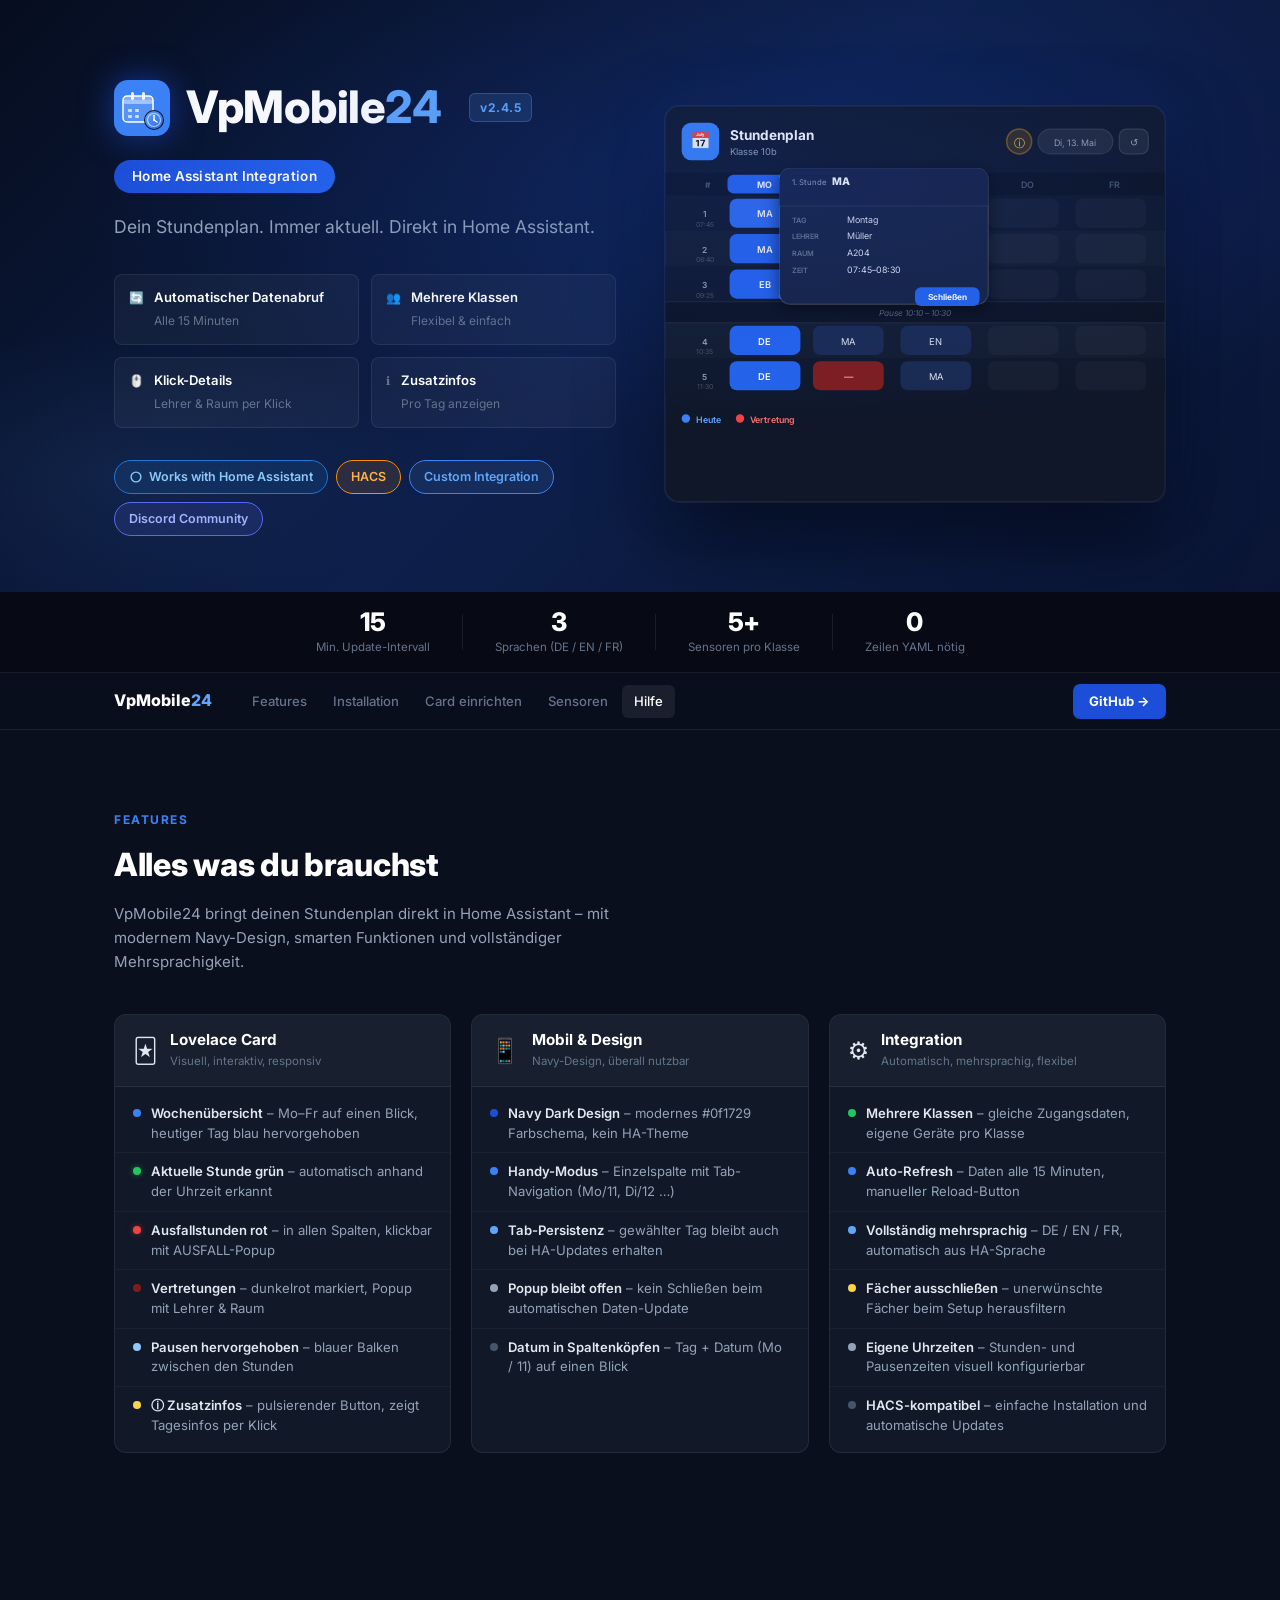
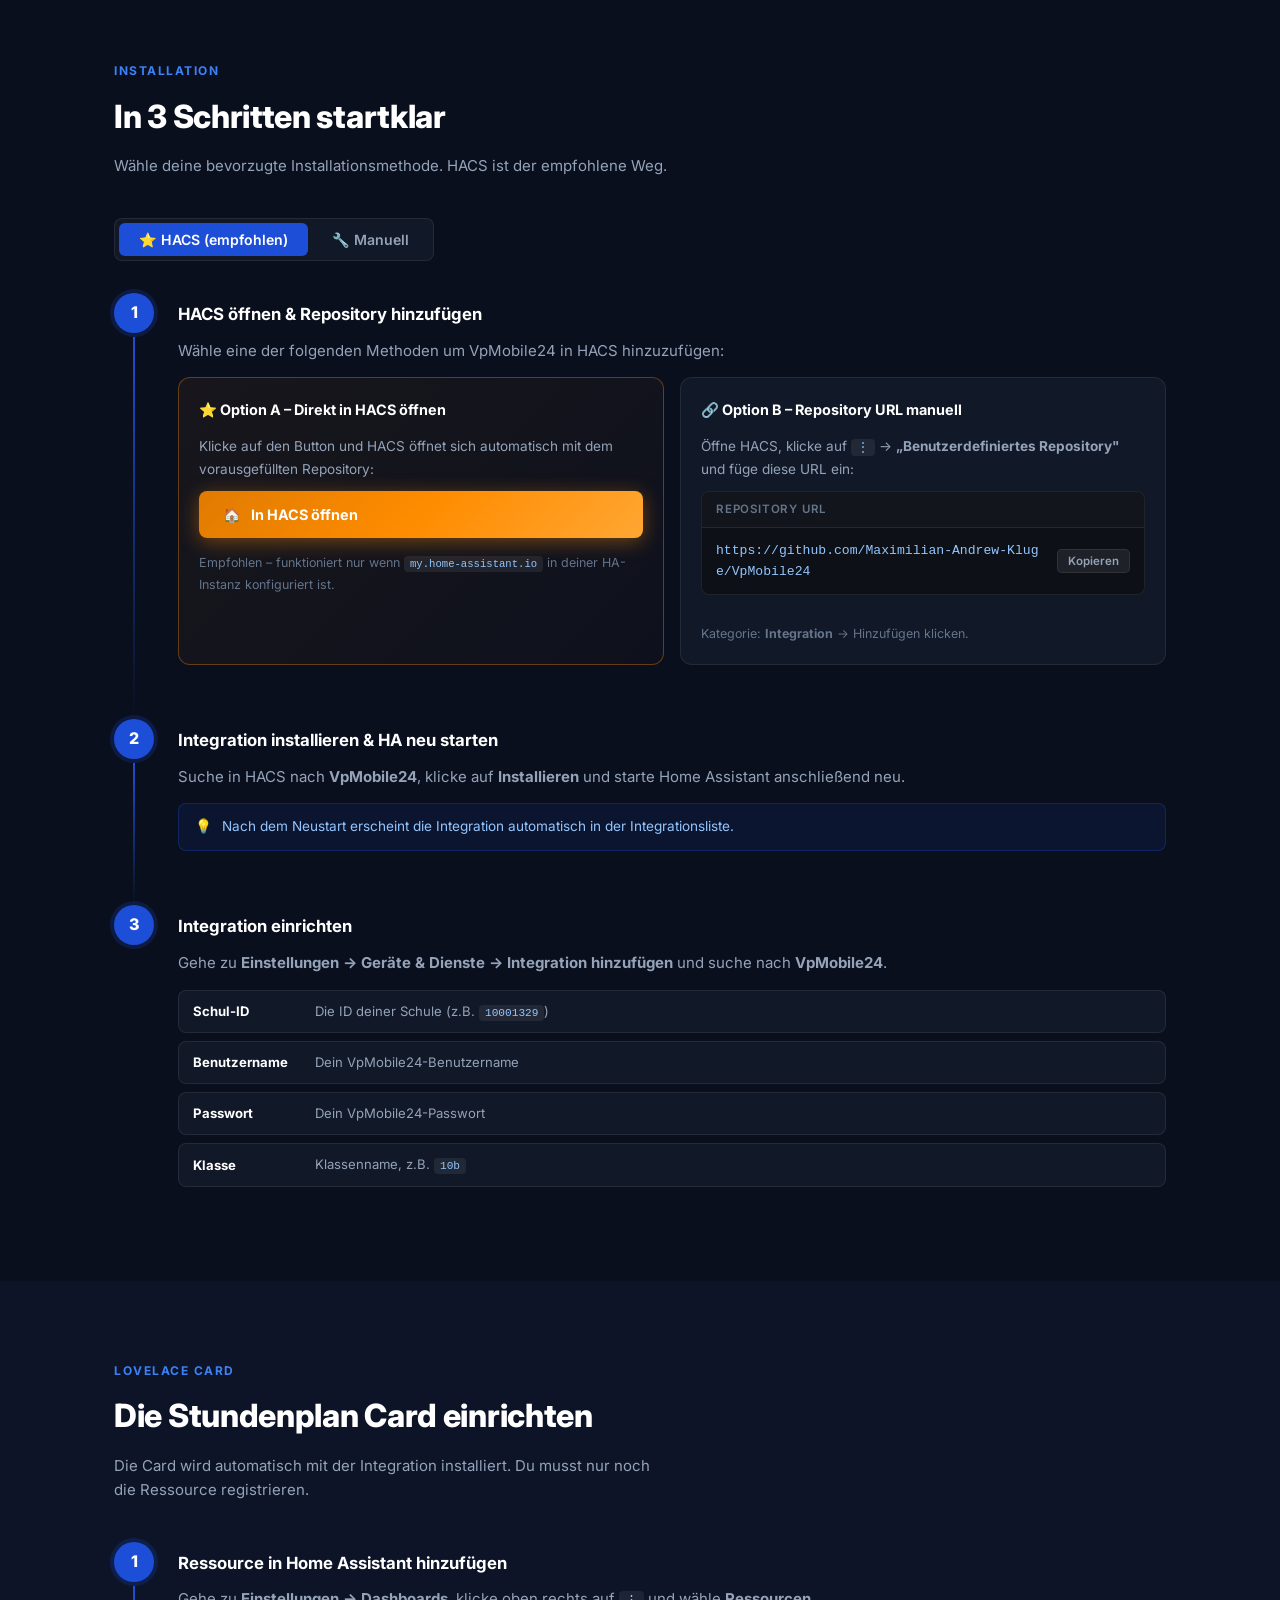
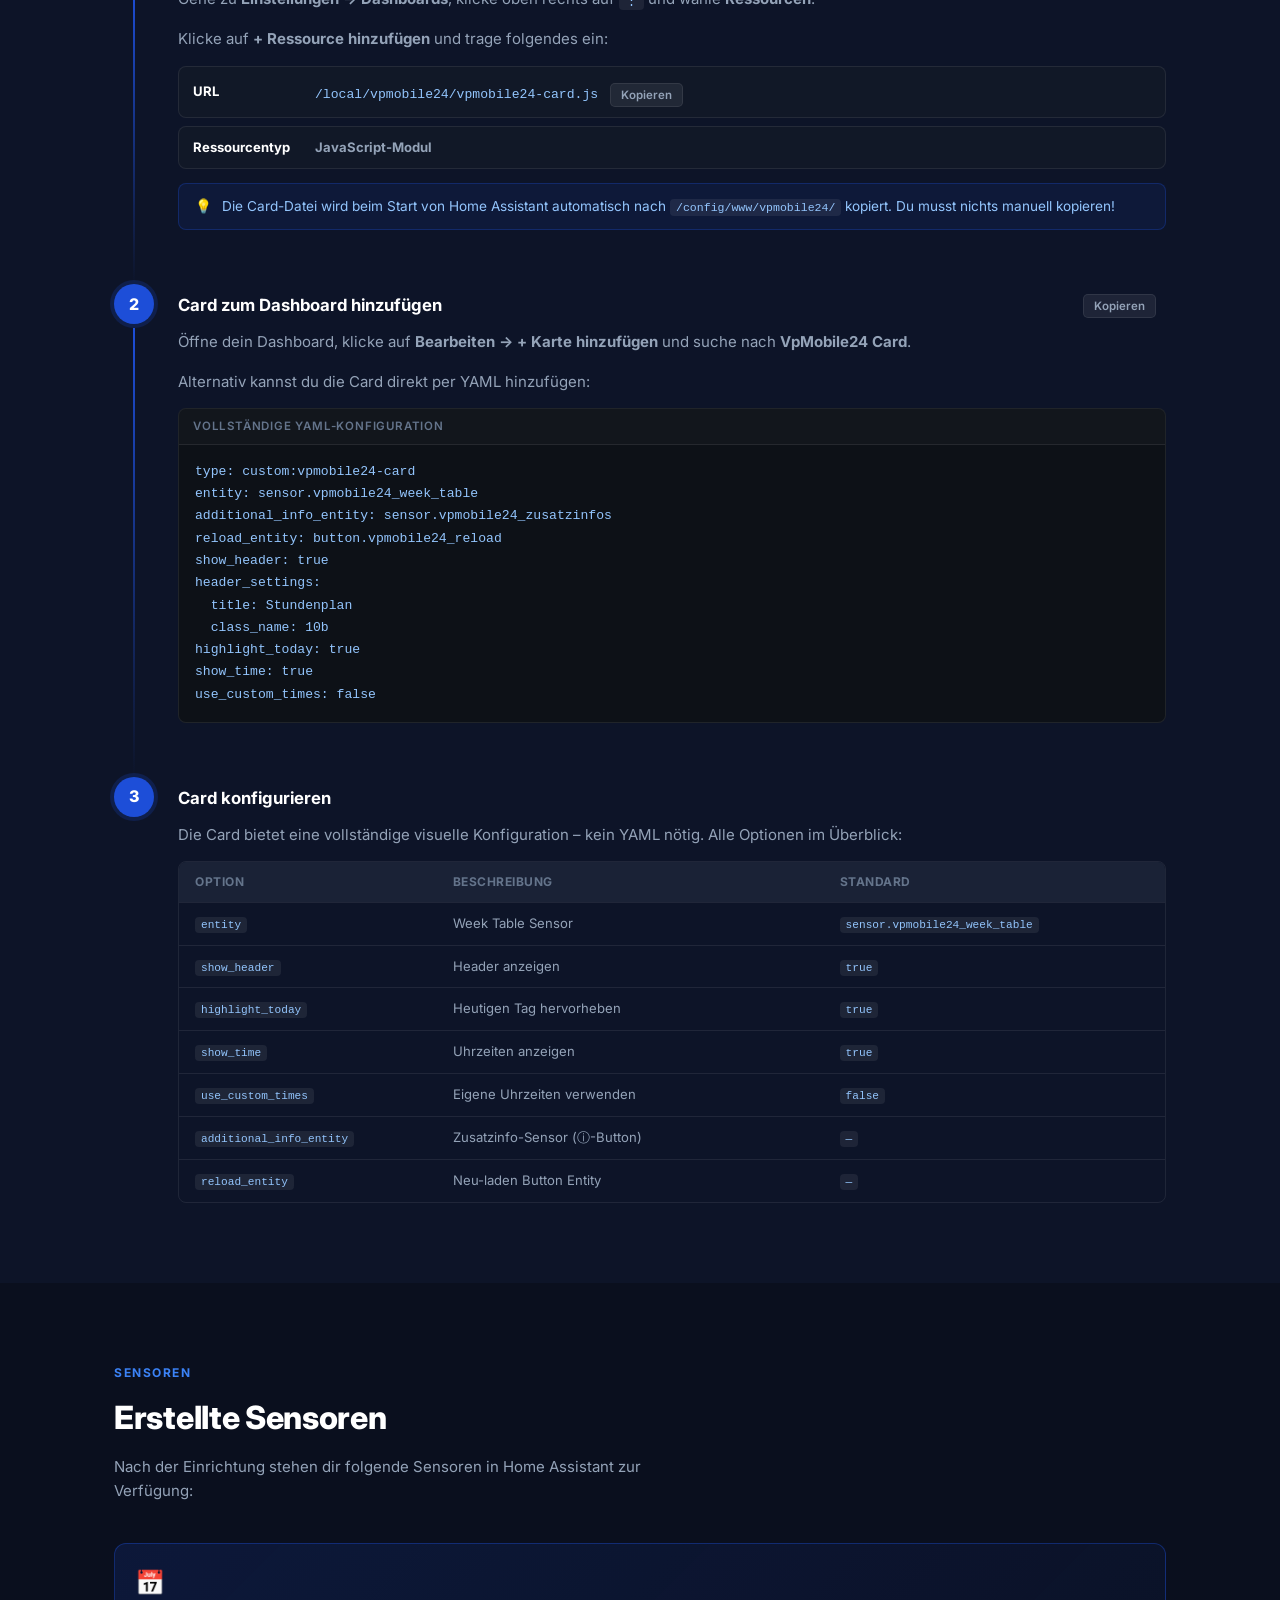
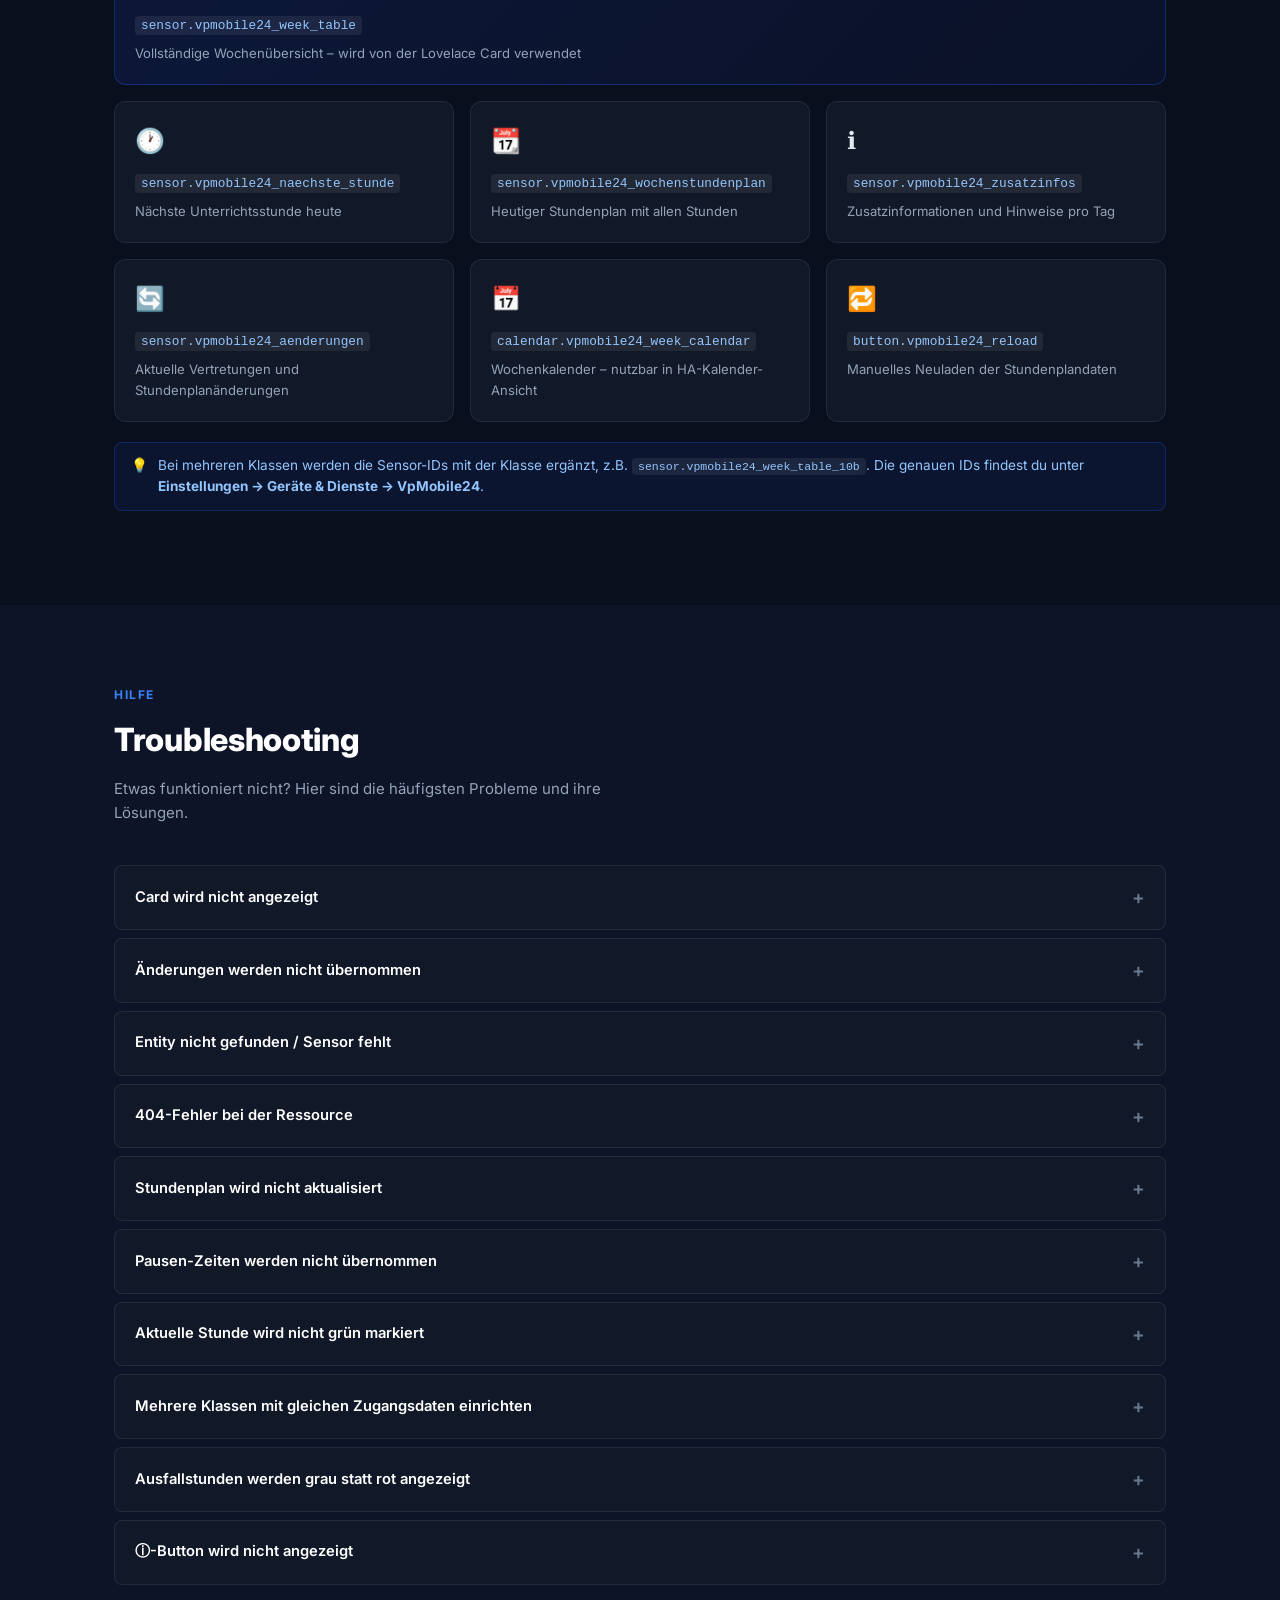
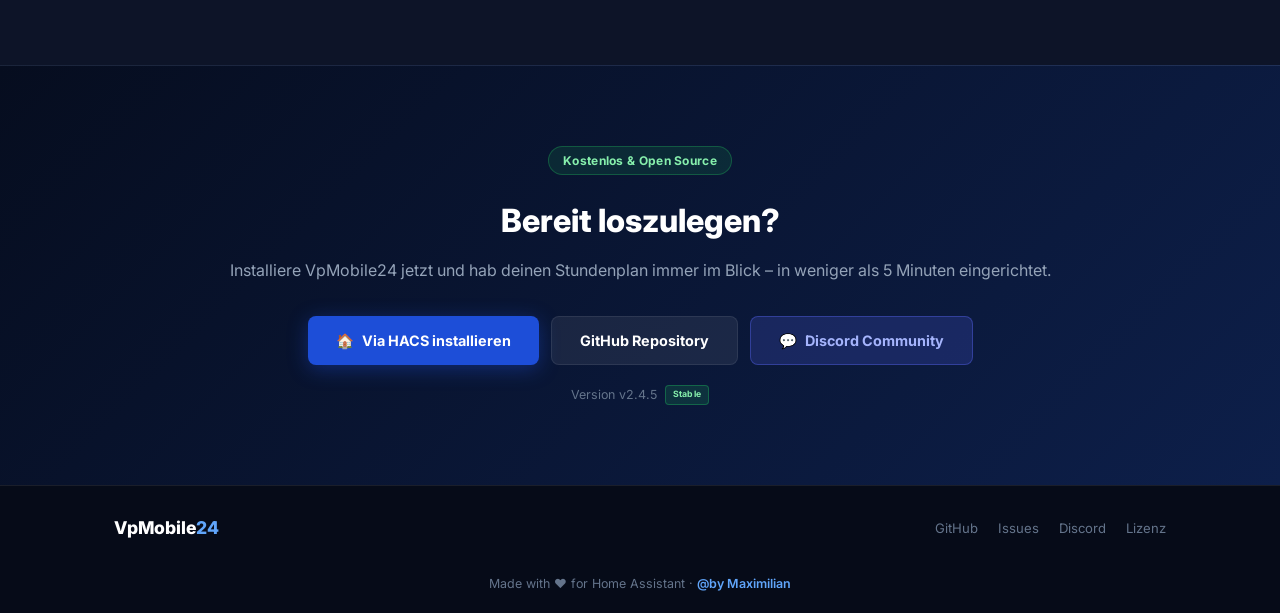
<file: index.html>
<!DOCTYPE html>
<html lang="de">
<head>
  <meta charset="UTF-8" />
  <meta name="viewport" content="width=device-width, initial-scale=1.0" />
  <meta name="description" content="VpMobile24 – Home Assistant Integration für Stundenpläne. Stundenplan24 direkt in HA, mit Lovelace Card, Mehrsprachigkeit (DE/EN/FR), mehreren Klassen und automatischem Update alle 15 Minuten." />
  <meta name="theme-color" content="#0a0f1e" />
  <title>VpMobile24 – Home Assistant Integration</title>
  <link rel="stylesheet" href="style.css" />
  <link rel="preconnect" href="https://fonts.googleapis.com" />
  <link href="https://fonts.googleapis.com/css2?family=Inter:wght@400;500;600;700;800&display=swap" rel="stylesheet" />
  <!-- GitHub latest release version fetched at runtime -->
  <script defer>
    async function loadGithubVersion() {
      try {
        const r = await fetch('https://api.github.com/repos/Maximilian-Andrew-Kluge/VpMobile24/releases/latest');
        const d = await r.json();
        const tag = d.tag_name || 'v2.4.5';
        const pre = d.prerelease;
        const label = pre ? 'Beta' : 'Stable';
        const cls   = pre ? 'ver-beta' : 'ver-stable';
        document.querySelectorAll('.gh-version').forEach(el => {
          el.textContent = tag;
        });
        document.querySelectorAll('.gh-version-full').forEach(el => {
          el.innerHTML = tag + ' <span class="ver-label ' + cls + '">' + label + '</span>';
        });
        document.querySelectorAll('.version-tag').forEach(el => {
          el.textContent = tag;
          el.className = 'version-tag ' + cls;
        });
      } catch(e) { /* keep fallback text */ }
    }
    document.addEventListener('DOMContentLoaded', loadGithubVersion);
  </script>
</head>
<body>

  <!-- ===== HERO ===== -->
  <header class="hero">
    <div class="hero-bg"></div>
    <div class="container hero-inner">
      <div class="hero-left">
        <div class="hero-logo">
          <div class="logo-icon">
            <!-- Modern calendar + clock icon -->
            <svg viewBox="0 0 56 56" fill="none" xmlns="http://www.w3.org/2000/svg">
              <defs>
                <linearGradient id="logoGrad" x1="0" y1="0" x2="56" y2="56">
                  <stop offset="0%" stop-color="#3b82f6"/>
                  <stop offset="100%" stop-color="#1d4ed8"/>
                </linearGradient>
                <linearGradient id="logoGrad2" x1="0" y1="0" x2="1" y2="1">
                  <stop offset="0%" stop-color="#60a5fa"/>
                  <stop offset="100%" stop-color="#2563eb"/>
                </linearGradient>
              </defs>
              <!-- Card background with rounded corners -->
              <rect width="56" height="56" rx="14" fill="url(#logoGrad)"/>
              <!-- Calendar body -->
              <rect x="9" y="16" width="30" height="26" rx="4" fill="white" fill-opacity="0.15"/>
              <rect x="9" y="16" width="30" height="26" rx="4" stroke="white" stroke-width="1.5" fill="none"/>
              <!-- Calendar header bar -->
              <rect x="9" y="16" width="30" height="8" rx="4" fill="white" fill-opacity="0.25"/>
              <rect x="9" y="20" width="30" height="4" fill="white" fill-opacity="0.25"/>
              <!-- Binding rings -->
              <rect x="17" y="12" width="3" height="8" rx="1.5" fill="white" fill-opacity="0.9"/>
              <rect x="28" y="12" width="3" height="8" rx="1.5" fill="white" fill-opacity="0.9"/>
              <!-- Grid dots -->
              <rect x="14" y="29" width="4" height="3" rx="1" fill="white" fill-opacity="0.7"/>
              <rect x="21" y="29" width="4" height="3" rx="1" fill="white" fill-opacity="0.7"/>
              <rect x="14" y="35" width="4" height="3" rx="1" fill="white" fill-opacity="0.7"/>
              <rect x="21" y="35" width="4" height="3" rx="1" fill="white" fill-opacity="0.7"/>
              <!-- Clock circle (bottom right overlay) -->
              <circle cx="40" cy="40" r="10" fill="#0f1729"/>
              <circle cx="40" cy="40" r="9" fill="url(#logoGrad2)"/>
              <!-- Clock face -->
              <circle cx="40" cy="40" r="6.5" fill="none" stroke="white" stroke-width="1.2" stroke-opacity="0.6"/>
              <!-- Clock hands -->
              <line x1="40" y1="40" x2="40" y2="35.5" stroke="white" stroke-width="1.5" stroke-linecap="round"/>
              <line x1="40" y1="40" x2="43" y2="42" stroke="white" stroke-width="1.5" stroke-linecap="round"/>
              <!-- Center dot -->
              <circle cx="40" cy="40" r="1" fill="white"/>
            </svg>
          </div>
          <h1 class="hero-title">VpMobile<span class="accent">24</span></h1>
          <span class="version-tag gh-version">v2.4.5</span>
        </div>
        <div class="hero-badge">Home Assistant Integration</div>
        <p class="hero-sub">Dein Stundenplan. Immer aktuell. Direkt in Home Assistant.</p>

        <div class="hero-features">
          <div class="hf-item">
            <span class="hf-icon">🔄</span>
            <div>
              <strong>Automatischer Datenabruf</strong>
              <span>Alle 15 Minuten</span>
            </div>
          </div>
          <div class="hf-item">
            <span class="hf-icon">👥</span>
            <div>
              <strong>Mehrere Klassen</strong>
              <span>Flexibel &amp; einfach</span>
            </div>
          </div>
          <div class="hf-item">
            <span class="hf-icon">🖱️</span>
            <div>
              <strong>Klick-Details</strong>
              <span>Lehrer &amp; Raum per Klick</span>
            </div>
          </div>
          <div class="hf-item">
            <span class="hf-icon">ℹ️</span>
            <div>
              <strong>Zusatzinfos</strong>
              <span>Pro Tag anzeigen</span>
            </div>
          </div>
        </div>

        <div class="hero-badges-row">
          <a href="https://www.home-assistant.io/" class="badge-pill ha">
            <svg viewBox="0 0 20 20" fill="currentColor"><path d="M10 2a8 8 0 100 16A8 8 0 0010 2zm0 14a6 6 0 110-12 6 6 0 010 12z"/></svg>
            Works with Home Assistant
          </a>
          <a href="https://www.hacs.xyz/" class="badge-pill hacs">HACS</a>
          <a href="https://github.com/Maximilian-Andrew-Kluge/VpMobile24" class="badge-pill custom">Custom Integration</a>
          <a href="https://discord.gg/57uvCeRw43" class="badge-pill discord">Discord Community</a>
        </div>
      </div>

      <div class="hero-right">
        <!-- Navy Card Mockup – echter Style -->
        <div class="hero-mockup-wrap">
          <svg viewBox="0 0 480 380" xmlns="http://www.w3.org/2000/svg" class="hero-mockup-svg">
            <!-- Card background -->
            <rect width="480" height="380" rx="14" fill="#0f1729" stroke="rgba(255,255,255,0.08)" stroke-width="1"/>

            <!-- Header -->
            <rect x="16" y="16" width="36" height="36" rx="9" fill="url(#hdrGrad)"/>
            <text x="34" y="38" text-anchor="middle" font-size="16" font-family="sans-serif">📅</text>
            <text x="62" y="33" fill="#fff" font-size="13" font-weight="700" font-family="Inter,sans-serif">Stundenplan</text>
            <text x="62" y="47" fill="#94a3b8" font-size="9" font-family="Inter,sans-serif">Klasse 10b</text>
            <!-- ⓘ button -->
            <circle cx="340" cy="34" r="12" fill="rgba(245,158,11,0.15)" stroke="rgba(245,158,11,0.4)" stroke-width="1.5"/>
            <text x="340" y="39" text-anchor="middle" fill="#fcd34d" font-size="11" font-family="sans-serif">ⓘ</text>
            <!-- Date chip -->
            <rect x="358" y="22" width="72" height="24" rx="12" fill="rgba(255,255,255,0.08)" stroke="rgba(255,255,255,0.12)" stroke-width="1"/>
            <text x="394" y="38" text-anchor="middle" fill="#94a3b8" font-size="8.5" font-family="Inter,sans-serif">Di, 13. Mai</text>
            <!-- Reload -->
            <rect x="436" y="22" width="28" height="24" rx="7" fill="rgba(255,255,255,0.07)" stroke="rgba(255,255,255,0.15)" stroke-width="1"/>
            <text x="450" y="38" text-anchor="middle" fill="#94a3b8" font-size="10" font-family="sans-serif">↺</text>

            <!-- Column headers -->
            <rect x="0" y="64" width="480" height="22" fill="rgba(0,0,0,0.2)"/>
            <text x="38" y="79" fill="#475569" font-size="8" font-weight="600" font-family="Inter,sans-serif">#</text>
            <!-- Today pill MO -->
            <rect x="60" y="66" width="72" height="18" rx="6" fill="#2563eb"/>
            <text x="96" y="79" text-anchor="middle" fill="#fff" font-size="8.5" font-weight="700" font-family="Inter,sans-serif">MO</text>
            <text x="180" y="79" text-anchor="middle" fill="#475569" font-size="8.5" font-weight="600" font-family="Inter,sans-serif">DI</text>
            <text x="264" y="79" text-anchor="middle" fill="#475569" font-size="8.5" font-weight="600" font-family="Inter,sans-serif">MI</text>
            <text x="348" y="79" text-anchor="middle" fill="#475569" font-size="8.5" font-weight="600" font-family="Inter,sans-serif">DO</text>
            <text x="432" y="79" text-anchor="middle" fill="#475569" font-size="8.5" font-weight="600" font-family="Inter,sans-serif">FR</text>

            <!-- Row 1 -->
            <rect x="0" y="86" width="480" height="34" fill="#0f1729"/>
            <text x="38" y="107" text-anchor="middle" fill="#94a3b8" font-size="8" font-weight="600" font-family="Inter,sans-serif">1</text>
            <text x="38" y="116" text-anchor="middle" fill="#475569" font-size="6.5" font-family="Inter,sans-serif">07:45</text>
            <rect x="62" y="89" width="68" height="28" rx="7" fill="#2563eb"/>
            <text x="96" y="107" text-anchor="middle" fill="#fff" font-size="9" font-weight="600" font-family="Inter,sans-serif">MA</text>
            <rect x="142" y="89" width="68" height="28" rx="7" fill="#1a2a50"/>
            <text x="176" y="107" text-anchor="middle" fill="#e2e8f0" font-size="9" font-family="Inter,sans-serif">SPO</text>
            <rect x="226" y="89" width="68" height="28" rx="7" fill="#1a2a50"/>
            <text x="260" y="107" text-anchor="middle" fill="#e2e8f0" font-size="9" font-family="Inter,sans-serif">EN</text>
            <rect x="310" y="89" width="68" height="28" rx="7" fill="rgba(255,255,255,0.03)"/>
            <rect x="394" y="89" width="68" height="28" rx="7" fill="rgba(255,255,255,0.03)"/>

            <!-- Row 2 -->
            <rect x="0" y="120" width="480" height="34" fill="rgba(255,255,255,0.015)"/>
            <text x="38" y="141" text-anchor="middle" fill="#94a3b8" font-size="8" font-weight="600" font-family="Inter,sans-serif">2</text>
            <text x="38" y="150" text-anchor="middle" fill="#475569" font-size="6.5" font-family="Inter,sans-serif">08:40</text>
            <rect x="62" y="123" width="68" height="28" rx="7" fill="#2563eb"/>
            <text x="96" y="141" text-anchor="middle" fill="#fff" font-size="9" font-weight="600" font-family="Inter,sans-serif">MA</text>
            <!-- Vertretung -->
            <rect x="142" y="123" width="68" height="28" rx="7" fill="#7f1d1d"/>
            <text x="176" y="141" text-anchor="middle" fill="#fca5a5" font-size="9" font-weight="600" font-family="Inter,sans-serif">SPO</text>
            <rect x="226" y="123" width="68" height="28" rx="7" fill="#1a2a50"/>
            <text x="260" y="141" text-anchor="middle" fill="#e2e8f0" font-size="9" font-family="Inter,sans-serif">DE</text>
            <rect x="310" y="123" width="68" height="28" rx="7" fill="rgba(255,255,255,0.03)"/>
            <rect x="394" y="123" width="68" height="28" rx="7" fill="rgba(255,255,255,0.03)"/>

            <!-- Row 3 -->
            <rect x="0" y="154" width="480" height="34" fill="#0f1729"/>
            <text x="38" y="175" text-anchor="middle" fill="#94a3b8" font-size="8" font-weight="600" font-family="Inter,sans-serif">3</text>
            <text x="38" y="184" text-anchor="middle" fill="#475569" font-size="6.5" font-family="Inter,sans-serif">09:25</text>
            <rect x="62" y="157" width="68" height="28" rx="7" fill="#2563eb"/>
            <text x="96" y="175" text-anchor="middle" fill="#fff" font-size="9" font-weight="600" font-family="Inter,sans-serif">EB</text>
            <rect x="142" y="157" width="68" height="28" rx="7" fill="#1a2a50"/>
            <text x="176" y="175" text-anchor="middle" fill="#e2e8f0" font-size="9" font-family="Inter,sans-serif">EN</text>
            <rect x="226" y="157" width="68" height="28" rx="7" fill="#1a2a50"/>
            <text x="260" y="175" text-anchor="middle" fill="#e2e8f0" font-size="9" font-family="Inter,sans-serif">MA</text>
            <rect x="310" y="157" width="68" height="28" rx="7" fill="rgba(255,255,255,0.03)"/>
            <rect x="394" y="157" width="68" height="28" rx="7" fill="rgba(255,255,255,0.03)"/>

            <!-- Pause -->
            <rect x="0" y="188" width="480" height="20" fill="rgba(0,0,0,0.2)"/>
            <line x1="0" y1="188" x2="480" y2="188" stroke="rgba(255,255,255,0.07)" stroke-width="1"/>
            <line x1="0" y1="208" x2="480" y2="208" stroke="rgba(255,255,255,0.07)" stroke-width="1"/>
            <text x="240" y="202" text-anchor="middle" fill="#64748b" font-size="8" font-style="italic" font-family="Inter,sans-serif">Pause 10:10 – 10:30</text>

            <!-- Row 4 -->
            <rect x="0" y="208" width="480" height="34" fill="rgba(255,255,255,0.015)"/>
            <text x="38" y="229" text-anchor="middle" fill="#94a3b8" font-size="8" font-weight="600" font-family="Inter,sans-serif">4</text>
            <text x="38" y="238" text-anchor="middle" fill="#475569" font-size="6.5" font-family="Inter,sans-serif">10:35</text>
            <rect x="62" y="211" width="68" height="28" rx="7" fill="#2563eb"/>
            <text x="96" y="229" text-anchor="middle" fill="#fff" font-size="9" font-weight="600" font-family="Inter,sans-serif">DE</text>
            <rect x="142" y="211" width="68" height="28" rx="7" fill="#1a2a50"/>
            <text x="176" y="229" text-anchor="middle" fill="#e2e8f0" font-size="9" font-family="Inter,sans-serif">MA</text>
            <rect x="226" y="211" width="68" height="28" rx="7" fill="#1a2a50"/>
            <text x="260" y="229" text-anchor="middle" fill="#e2e8f0" font-size="9" font-family="Inter,sans-serif">EN</text>
            <rect x="310" y="211" width="68" height="28" rx="7" fill="rgba(255,255,255,0.03)"/>
            <rect x="394" y="211" width="68" height="28" rx="7" fill="rgba(255,255,255,0.03)"/>

            <!-- Row 5 -->
            <rect x="0" y="242" width="480" height="34" fill="#0f1729"/>
            <text x="38" y="263" text-anchor="middle" fill="#94a3b8" font-size="8" font-weight="600" font-family="Inter,sans-serif">5</text>
            <text x="38" y="272" text-anchor="middle" fill="#475569" font-size="6.5" font-family="Inter,sans-serif">11:30</text>
            <rect x="62" y="245" width="68" height="28" rx="7" fill="#2563eb"/>
            <text x="96" y="263" text-anchor="middle" fill="#fff" font-size="9" font-weight="600" font-family="Inter,sans-serif">DE</text>
            <!-- Vertretung -->
            <rect x="142" y="245" width="68" height="28" rx="7" fill="#7f1d1d"/>
            <text x="176" y="263" text-anchor="middle" fill="#fca5a5" font-size="9" font-weight="600" font-family="Inter,sans-serif">—</text>
            <rect x="226" y="245" width="68" height="28" rx="7" fill="#1a2a50"/>
            <text x="260" y="263" text-anchor="middle" fill="#e2e8f0" font-size="9" font-family="Inter,sans-serif">MA</text>
            <rect x="310" y="245" width="68" height="28" rx="7" fill="rgba(255,255,255,0.03)"/>
            <rect x="394" y="245" width="68" height="28" rx="7" fill="rgba(255,255,255,0.03)"/>

            <!-- Legend -->
            <circle cx="20" cy="300" r="4" fill="#3b82f6"/>
            <text x="30" y="304" fill="#60a5fa" font-size="8.5" font-weight="600" font-family="Inter,sans-serif">Heute</text>
            <circle cx="72" cy="300" r="4" fill="#ef4444"/>
            <text x="82" y="304" fill="#f87171" font-size="8.5" font-weight="600" font-family="Inter,sans-serif">Vertretung</text>

            <!-- Click popup overlay hint -->
            <rect x="62" y="89" width="68" height="28" rx="7" fill="rgba(255,255,255,0.08)" opacity="0.6"/>
            <!-- Popup -->
            <rect x="110" y="60" width="200" height="130" rx="10" fill="#162040" stroke="rgba(255,255,255,0.12)" stroke-width="1" filter="url(#shadow)"/>
            <rect x="110" y="60" width="200" height="36" rx="10" fill="#162040"/>
            <rect x="110" y="84" width="200" height="12" fill="#162040"/>
            <text x="122" y="76" fill="#94a3b8" font-size="7.5" font-family="Inter,sans-serif">1. Stunde</text>
            <text x="160" y="76" fill="#fff" font-size="10" font-weight="800" font-family="Inter,sans-serif">MA</text>
            <line x1="110" y1="96" x2="310" y2="96" stroke="rgba(255,255,255,0.08)" stroke-width="1"/>
            <text x="122" y="112" fill="#64748b" font-size="7" font-weight="600" font-family="Inter,sans-serif">TAG</text>
            <text x="175" y="112" fill="#e2e8f0" font-size="8.5" font-family="Inter,sans-serif">Montag</text>
            <text x="122" y="128" fill="#64748b" font-size="7" font-weight="600" font-family="Inter,sans-serif">LEHRER</text>
            <text x="175" y="128" fill="#e2e8f0" font-size="8.5" font-family="Inter,sans-serif">Müller</text>
            <text x="122" y="144" fill="#64748b" font-size="7" font-weight="600" font-family="Inter,sans-serif">RAUM</text>
            <text x="175" y="144" fill="#e2e8f0" font-size="8.5" font-family="Inter,sans-serif">A204</text>
            <text x="122" y="160" fill="#64748b" font-size="7" font-weight="600" font-family="Inter,sans-serif">ZEIT</text>
            <text x="175" y="160" fill="#e2e8f0" font-size="8.5" font-family="Inter,sans-serif">07:45–08:30</text>
            <rect x="240" y="174" width="62" height="18" rx="6" fill="#2563eb"/>
            <text x="271" y="186" text-anchor="middle" fill="#fff" font-size="8" font-weight="700" font-family="Inter,sans-serif">Schließen</text>

            <defs>
              <linearGradient id="hdrGrad" x1="0" y1="0" x2="36" y2="36">
                <stop offset="0%" stop-color="#3b82f6"/>
                <stop offset="100%" stop-color="#1d4ed8"/>
              </linearGradient>
              <filter id="shadow" x="-10%" y="-10%" width="120%" height="120%">
                <feDropShadow dx="0" dy="4" stdDeviation="8" flood-color="rgba(0,0,0,0.6)"/>
              </filter>
            </defs>
          </svg>
        </div>
      </div>
    </div>
  </header>

  <!-- ===== STATS BAR ===== -->
  <div class="stats-bar">
    <div class="container stats-inner">
      <div class="stat-item">
        <span class="stat-num">15</span>
        <span class="stat-label">Min. Update-Intervall</span>
      </div>
      <div class="stat-divider"></div>
      <div class="stat-item">
        <span class="stat-num">3</span>
        <span class="stat-label">Sprachen (DE / EN / FR)</span>
      </div>
      <div class="stat-divider"></div>
      <div class="stat-item">
        <span class="stat-num">5+</span>
        <span class="stat-label">Sensoren pro Klasse</span>
      </div>
      <div class="stat-divider"></div>
      <div class="stat-item">
        <span class="stat-num">0</span>
        <span class="stat-label">Zeilen YAML nötig</span>
      </div>
    </div>
  </div>

  <!-- ===== NAVBAR ===== -->
  <nav class="topnav" id="topnav">
    <div class="container topnav-inner">
      <div class="topnav-logo">VpMobile<span class="accent">24</span></div>
      <div class="topnav-links">
        <a href="#features">Features</a>
        <a href="#installation">Installation</a>
        <a href="#card">Card einrichten</a>
        <a href="#sensors">Sensoren</a>
        <a href="#troubleshooting">Hilfe</a>
      </div>
      <a href="https://github.com/Maximilian-Andrew-Kluge/VpMobile24" class="topnav-cta" target="_blank" rel="noopener">GitHub →</a>
      <button class="nav-burger" onclick="toggleNav()" aria-label="Menü">
        <span></span><span></span><span></span>
      </button>
    </div>
    <div class="nav-mobile-menu" id="navMobileMenu">
      <a href="#features" onclick="toggleNav()">Features</a>
      <a href="#installation" onclick="toggleNav()">Installation</a>
      <a href="#card" onclick="toggleNav()">Card einrichten</a>
      <a href="#sensors" onclick="toggleNav()">Sensoren</a>
      <a href="#troubleshooting" onclick="toggleNav()">Hilfe</a>
    </div>
  </nav>

  <!-- ===== MAIN CONTENT ===== -->
  <main>

    <!-- FEATURES -->
    <section class="section" id="features">
      <div class="container">
        <div class="section-label">Features</div>
        <h2 class="section-title">Alles was du brauchst</h2>
        <p class="section-desc">VpMobile24 bringt deinen Stundenplan direkt in Home Assistant – mit modernem Navy-Design, smarten Funktionen und vollständiger Mehrsprachigkeit.</p>

        <!-- Feature Categories -->
        <div class="feature-categories">

          <!-- Lovelace Card -->
          <div class="feat-category">
            <div class="feat-cat-header">
              <span class="feat-cat-icon">🃏</span>
              <div>
                <div class="feat-cat-title">Lovelace Card</div>
                <div class="feat-cat-sub">Visuell, interaktiv, responsiv</div>
              </div>
            </div>
            <div class="feat-list">
              <div class="feat-item">
                <span class="feat-dot" style="background:#3b82f6"></span>
                <div><strong>Wochenübersicht</strong> – Mo–Fr auf einen Blick, heutiger Tag blau hervorgehoben</div>
              </div>
              <div class="feat-item">
                <span class="feat-dot" style="background:#22c55e;box-shadow:0 0 6px rgba(34,197,94,.5)"></span>
                <div><strong>Aktuelle Stunde grün</strong> – automatisch anhand der Uhrzeit erkannt</div>
              </div>
              <div class="feat-item">
                <span class="feat-dot" style="background:#ef4444;box-shadow:0 0 6px rgba(239,68,68,.5)"></span>
                <div><strong>Ausfallstunden rot</strong> – in allen Spalten, klickbar mit AUSFALL-Popup</div>
              </div>
              <div class="feat-item">
                <span class="feat-dot" style="background:#7f1d1d"></span>
                <div><strong>Vertretungen</strong> – dunkelrot markiert, Popup mit Lehrer &amp; Raum</div>
              </div>
              <div class="feat-item">
                <span class="feat-dot" style="background:#93c5fd"></span>
                <div><strong>Pausen hervorgehoben</strong> – blauer Balken zwischen den Stunden</div>
              </div>
              <div class="feat-item">
                <span class="feat-dot" style="background:#fcd34d"></span>
                <div><strong>ⓘ Zusatzinfos</strong> – pulsierender Button, zeigt Tagesinfos per Klick</div>
              </div>
            </div>
          </div>

          <!-- Mobil & Design -->
          <div class="feat-category">
            <div class="feat-cat-header">
              <span class="feat-cat-icon">📱</span>
              <div>
                <div class="feat-cat-title">Mobil &amp; Design</div>
                <div class="feat-cat-sub">Navy-Design, überall nutzbar</div>
              </div>
            </div>
            <div class="feat-list">
              <div class="feat-item">
                <span class="feat-dot" style="background:#1d4ed8"></span>
                <div><strong>Navy Dark Design</strong> – modernes #0f1729 Farbschema, kein HA-Theme</div>
              </div>
              <div class="feat-item">
                <span class="feat-dot" style="background:#3b82f6"></span>
                <div><strong>Handy-Modus</strong> – Einzelspalte mit Tab-Navigation (Mo/11, Di/12 …)</div>
              </div>
              <div class="feat-item">
                <span class="feat-dot" style="background:#60a5fa"></span>
                <div><strong>Tab-Persistenz</strong> – gewählter Tag bleibt auch bei HA-Updates erhalten</div>
              </div>
              <div class="feat-item">
                <span class="feat-dot" style="background:#94a3b8"></span>
                <div><strong>Popup bleibt offen</strong> – kein Schließen beim automatischen Daten-Update</div>
              </div>
              <div class="feat-item">
                <span class="feat-dot" style="background:#475569"></span>
                <div><strong>Datum in Spaltenköpfen</strong> – Tag + Datum (Mo / 11) auf einen Blick</div>
              </div>
            </div>
          </div>

          <!-- Integration -->
          <div class="feat-category">
            <div class="feat-cat-header">
              <span class="feat-cat-icon">⚙️</span>
              <div>
                <div class="feat-cat-title">Integration</div>
                <div class="feat-cat-sub">Automatisch, mehrsprachig, flexibel</div>
              </div>
            </div>
            <div class="feat-list">
              <div class="feat-item">
                <span class="feat-dot" style="background:#22c55e"></span>
                <div><strong>Mehrere Klassen</strong> – gleiche Zugangsdaten, eigene Geräte pro Klasse</div>
              </div>
              <div class="feat-item">
                <span class="feat-dot" style="background:#3b82f6"></span>
                <div><strong>Auto-Refresh</strong> – Daten alle 15 Minuten, manueller Reload-Button</div>
              </div>
              <div class="feat-item">
                <span class="feat-dot" style="background:#60a5fa"></span>
                <div><strong>Vollständig mehrsprachig</strong> – DE / EN / FR, automatisch aus HA-Sprache</div>
              </div>
              <div class="feat-item">
                <span class="feat-dot" style="background:#fcd34d"></span>
                <div><strong>Fächer ausschließen</strong> – unerwünschte Fächer beim Setup herausfiltern</div>
              </div>
              <div class="feat-item">
                <span class="feat-dot" style="background:#94a3b8"></span>
                <div><strong>Eigene Uhrzeiten</strong> – Stunden- und Pausenzeiten visuell konfigurierbar</div>
              </div>
              <div class="feat-item">
                <span class="feat-dot" style="background:#475569"></span>
                <div><strong>HACS-kompatibel</strong> – einfache Installation und automatische Updates</div>
              </div>
            </div>
          </div>

        </div>

      </div>
    </section>

    <!-- INSTALLATION TABS -->
    <section class="section" id="installation">
      <div class="container">
        <div class="section-label">Installation</div>
        <h2 class="section-title">In 3 Schritten startklar</h2>
        <p class="section-desc">Wähle deine bevorzugte Installationsmethode. HACS ist der empfohlene Weg.</p>

        <div class="tabs">
          <button class="tab-btn active" data-tab="hacs">⭐ HACS (empfohlen)</button>
          <button class="tab-btn" data-tab="manual">🔧 Manuell</button>
        </div>

        <div class="tab-content active" id="tab-hacs">
          <div class="steps">
            <div class="step">
              <div class="step-num">1</div>
              <div class="step-body">
                <h3>HACS öffnen &amp; Repository hinzufügen</h3>
                <p>Wähle eine der folgenden Methoden um VpMobile24 in HACS hinzuzufügen:</p>
                <div class="option-grid">
                  <div class="option-card option-card-featured">
                    <div class="option-card-title">⭐ Option A – Direkt in HACS öffnen</div>
                    <p>Klicke auf den Button und HACS öffnet sich automatisch mit dem vorausgefüllten Repository:</p>
                    <a href="https://my.home-assistant.io/redirect/hacs_repository/?repository=VpMobile24&category=Integration&owner=Maximilian-Andrew-Kluge" class="hacs-btn" target="_blank" rel="noopener">
                      <span>🏠</span> In HACS öffnen
                    </a>
                    <p class="option-note">Empfohlen – funktioniert nur wenn <code>my.home-assistant.io</code> in deiner HA-Instanz konfiguriert ist.</p>
                  </div>
                  <div class="option-card">
                    <div class="option-card-title">🔗 Option B – Repository URL manuell</div>
                    <p>Öffne HACS, klicke auf <code>⋮</code> → <strong>„Benutzerdefiniertes Repository"</strong> und füge diese URL ein:</p>
                    <div class="code-block">
                      <div class="code-label">Repository URL</div>
                      <div class="code-line">
                        <code>https://github.com/Maximilian-Andrew-Kluge/VpMobile24</code>
                        <button class="copy-btn" onclick="copyText(this, 'https://github.com/Maximilian-Andrew-Kluge/VpMobile24')">Kopieren</button>
                      </div>
                    </div>
                    <p class="option-note">Kategorie: <strong>Integration</strong> → Hinzufügen klicken.</p>
                  </div>
                </div>
              </div>
            </div>

            <div class="step">
              <div class="step-num">2</div>
              <div class="step-body">
                <h3>Integration installieren &amp; HA neu starten</h3>
                <p>Suche in HACS nach <strong>VpMobile24</strong>, klicke auf <strong>Installieren</strong> und starte Home Assistant anschließend neu.</p>
                <div class="info-box">
                  <span>💡</span>
                  <span>Nach dem Neustart erscheint die Integration automatisch in der Integrationsliste.</span>
                </div>
              </div>
            </div>

            <div class="step">
              <div class="step-num">3</div>
              <div class="step-body">
                <h3>Integration einrichten</h3>
                <p>Gehe zu <strong>Einstellungen → Geräte &amp; Dienste → Integration hinzufügen</strong> und suche nach <strong>VpMobile24</strong>.</p>
                <div class="config-fields">
                  <div class="config-field">
                    <span class="cf-label">Schul-ID</span>
                    <span class="cf-desc">Die ID deiner Schule (z.B. <code>10001329</code>)</span>
                  </div>
                  <div class="config-field">
                    <span class="cf-label">Benutzername</span>
                    <span class="cf-desc">Dein VpMobile24-Benutzername</span>
                  </div>
                  <div class="config-field">
                    <span class="cf-label">Passwort</span>
                    <span class="cf-desc">Dein VpMobile24-Passwort</span>
                  </div>
                  <div class="config-field">
                    <span class="cf-label">Klasse</span>
                    <span class="cf-desc">Klassenname, z.B. <code>10b</code></span>
                  </div>
                </div>
              </div>
            </div>
          </div>
        </div>

        <div class="tab-content" id="tab-manual">
          <div class="steps">
            <div class="step">
              <div class="step-num">1</div>
              <div class="step-body">
                <h3>Integration herunterladen</h3>
                <p>Wähle eine der folgenden Methoden:</p>
                <div class="option-grid">
                  <div class="option-card">
                    <div class="option-card-title">Option A – Git Clone</div>
                    <p>Klone das komplette Repository mit Git:</p>
                    <div class="code-block">
                      <div class="code-label">Terminal</div>
                      <div class="code-line">
                        <code>git clone https://github.com/Maximilian-Andrew-Kluge/VpMobile24.git</code>
                        <button class="copy-btn" onclick="copyText(this, 'git clone https://github.com/Maximilian-Andrew-Kluge/VpMobile24.git')">Kopieren</button>
                      </div>
                    </div>
                    <p class="option-note">Danach liegt der Ordner <code>VpMobile24/custom_components/vpmobile24/</code> lokal vor.</p>
                  </div>
                  <div class="option-card">
                    <div class="option-card-title">Option B – ZIP herunterladen</div>
                    <p>Lade nur den <code>custom_components</code>-Ordner als ZIP herunter — immer die neueste Version:</p>
                    <a href="https://github.com/Maximilian-Andrew-Kluge/VpMobile24/archive/refs/heads/main.zip" class="download-btn">
                      ⬇️ custom_components herunterladen
                    </a>
                    <p class="option-note">ZIP enthält den kompletten Repo-Stand. Entpacke und kopiere nur den Ordner <code>custom_components/vpmobile24/</code>.</p>
                  </div>
                </div>
              </div>
            </div>

            <div class="step">
              <div class="step-num">2</div>
              <div class="step-body">
                <h3>Dateien kopieren</h3>
                <p>Kopiere den Ordner <code>custom_components/vpmobile24/</code> in dein Home Assistant Konfigurationsverzeichnis:</p>
                <div class="code-block">
                  <div class="code-label">Zielpfad</div>
                  <div class="code-line">
                    <code>/config/custom_components/vpmobile24/</code>
                    <button class="copy-btn" onclick="copyText(this, '/config/custom_components/vpmobile24/')">Kopieren</button>
                  </div>
                </div>
              </div>
            </div>

            <div class="step">
              <div class="step-num">3</div>
              <div class="step-body">
                <h3>Home Assistant neu starten &amp; einrichten</h3>
                <p>Starte Home Assistant neu. Gehe dann zu <strong>Einstellungen → Geräte &amp; Dienste</strong> und füge die <strong>VpMobile24</strong> Integration hinzu.</p>
              </div>
            </div>
          </div>
        </div>
      </div>
    </section>

    <!-- CARD INSTALLATION -->
    <section class="section section-alt" id="card">
      <div class="container">
        <div class="section-label">Lovelace Card</div>
        <h2 class="section-title">Die Stundenplan Card einrichten</h2>
        <p class="section-desc">Die Card wird automatisch mit der Integration installiert. Du musst nur noch die Ressource registrieren.</p>

        <div class="steps">
          <div class="step">
            <div class="step-num">1</div>
            <div class="step-body">
              <h3>Ressource in Home Assistant hinzufügen</h3>
              <p>Gehe zu <strong>Einstellungen → Dashboards</strong>, klicke oben rechts auf <code>⋮</code> und wähle <strong>Ressourcen</strong>.</p>
              <p>Klicke auf <strong>+ Ressource hinzufügen</strong> und trage folgendes ein:</p>
              <div class="config-fields">
                <div class="config-field">
                  <span class="cf-label">URL</span>
                  <div class="code-line inline">
                    <code>/local/vpmobile24/vpmobile24-card.js</code>
                    <button class="copy-btn" onclick="copyText(this, '/local/vpmobile24/vpmobile24-card.js')">Kopieren</button>
                  </div>
                </div>
                <div class="config-field">
                  <span class="cf-label">Ressourcentyp</span>
                  <span class="cf-desc"><strong>JavaScript-Modul</strong></span>
                </div>
              </div>
              <div class="info-box">
                <span>💡</span>
                <span>Die Card-Datei wird beim Start von Home Assistant automatisch nach <code>/config/www/vpmobile24/</code> kopiert. Du musst nichts manuell kopieren!</span>
              </div>
            </div>
          </div>

          <div class="step">
            <div class="step-num">2</div>
            <div class="step-body">
              <h3>Card zum Dashboard hinzufügen</h3>
              <p>Öffne dein Dashboard, klicke auf <strong>Bearbeiten → + Karte hinzufügen</strong> und suche nach <strong>VpMobile24 Card</strong>.</p>
              <p>Alternativ kannst du die Card direkt per YAML hinzufügen:</p>
              <div class="code-block">
                <div class="code-label">Vollständige YAML-Konfiguration</div>
                <pre class="code-pre"><code>type: custom:vpmobile24-card
entity: sensor.vpmobile24_week_table
additional_info_entity: sensor.vpmobile24_zusatzinfos
reload_entity: button.vpmobile24_reload
show_header: true
header_settings:
  title: Stundenplan
  class_name: 10b
highlight_today: true
show_time: true
use_custom_times: false</code></pre>
                <button class="copy-btn copy-pre" onclick="copyPre(this)">Kopieren</button>
              </div>
            </div>
          </div>

          <div class="step">
            <div class="step-num">3</div>
            <div class="step-body">
              <h3>Card konfigurieren</h3>
              <p>Die Card bietet eine vollständige visuelle Konfiguration – kein YAML nötig. Alle Optionen im Überblick:</p>
              <div class="options-table">
                <div class="ot-head">
                  <span>Option</span><span>Beschreibung</span><span>Standard</span>
                </div>
                <div class="ot-row"><span><code>entity</code></span><span>Week Table Sensor</span><span><code>sensor.vpmobile24_week_table</code></span></div>
                <div class="ot-row"><span><code>show_header</code></span><span>Header anzeigen</span><span><code>true</code></span></div>
                <div class="ot-row"><span><code>highlight_today</code></span><span>Heutigen Tag hervorheben</span><span><code>true</code></span></div>
                <div class="ot-row"><span><code>show_time</code></span><span>Uhrzeiten anzeigen</span><span><code>true</code></span></div>
                <div class="ot-row"><span><code>use_custom_times</code></span><span>Eigene Uhrzeiten verwenden</span><span><code>false</code></span></div>
                <div class="ot-row"><span><code>additional_info_entity</code></span><span>Zusatzinfo-Sensor (ⓘ-Button)</span><span><code>—</code></span></div>
                <div class="ot-row"><span><code>reload_entity</code></span><span>Neu-laden Button Entity</span><span><code>—</code></span></div>
              </div>
            </div>
          </div>
        </div>
      </div>
    </section>

    <!-- SENSORS -->
    <section class="section" id="sensors">
      <div class="container">
        <div class="section-label">Sensoren</div>
        <h2 class="section-title">Erstellte Sensoren</h2>
        <p class="section-desc">Nach der Einrichtung stehen dir folgende Sensoren in Home Assistant zur Verfügung:</p>

        <div class="sensors-grid">
          <div class="sensor-card sensor-main">
            <div class="sensor-icon">📅</div>
            <div class="sensor-name"><code>sensor.vpmobile24_week_table</code></div>
            <div class="sensor-desc">Vollständige Wochenübersicht – wird von der Lovelace Card verwendet</div>
          </div>
          <div class="sensor-card">
            <div class="sensor-icon">🕐</div>
            <div class="sensor-name"><code>sensor.vpmobile24_naechste_stunde</code></div>
            <div class="sensor-desc">Nächste Unterrichtsstunde heute</div>
          </div>
          <div class="sensor-card">
            <div class="sensor-icon">📆</div>
            <div class="sensor-name"><code>sensor.vpmobile24_wochenstundenplan</code></div>
            <div class="sensor-desc">Heutiger Stundenplan mit allen Stunden</div>
          </div>
          <div class="sensor-card">
            <div class="sensor-icon">ℹ️</div>
            <div class="sensor-name"><code>sensor.vpmobile24_zusatzinfos</code></div>
            <div class="sensor-desc">Zusatzinformationen und Hinweise pro Tag</div>
          </div>
          <div class="sensor-card">
            <div class="sensor-icon">🔄</div>
            <div class="sensor-name"><code>sensor.vpmobile24_aenderungen</code></div>
            <div class="sensor-desc">Aktuelle Vertretungen und Stundenplanänderungen</div>
          </div>
          <div class="sensor-card">
            <div class="sensor-icon">📅</div>
            <div class="sensor-name"><code>calendar.vpmobile24_week_calendar</code></div>
            <div class="sensor-desc">Wochenkalender – nutzbar in HA-Kalender-Ansicht</div>
          </div>
          <div class="sensor-card">
            <div class="sensor-icon">🔁</div>
            <div class="sensor-name"><code>button.vpmobile24_reload</code></div>
            <div class="sensor-desc">Manuelles Neuladen der Stundenplandaten</div>
          </div>
        </div>
        <div class="info-box" style="margin-top:20px">
          <span>💡</span>
          <span>Bei mehreren Klassen werden die Sensor-IDs mit der Klasse ergänzt, z.B. <code>sensor.vpmobile24_week_table_10b</code>. Die genauen IDs findest du unter <strong>Einstellungen → Geräte &amp; Dienste → VpMobile24</strong>.</span>
        </div>
      </div>
    </section>

    <!-- TROUBLESHOOTING -->
    <section class="section section-alt" id="troubleshooting">
      <div class="container">
        <div class="section-label">Hilfe</div>
        <h2 class="section-title">Troubleshooting</h2>
        <p class="section-desc">Etwas funktioniert nicht? Hier sind die häufigsten Probleme und ihre Lösungen.</p>

        <div class="faq-list">
          <details class="faq-item">
            <summary>Card wird nicht angezeigt</summary>
            <div class="faq-body">
              <ol>
                <li>Überprüfe, ob die VpMobile24 Integration installiert ist</li>
                <li>Überprüfe, ob die Ressource korrekt hinzugefügt wurde (<code>/local/vpmobile24/vpmobile24-card.js</code>)</li>
                <li>Leere den Browser-Cache mit <kbd>Strg</kbd> + <kbd>F5</kbd></li>
                <li>Starte Home Assistant neu</li>
              </ol>
            </div>
          </details>

          <details class="faq-item">
            <summary>Änderungen werden nicht übernommen</summary>
            <div class="faq-body">
              <ol>
                <li>Leere den Browser-Cache mit <kbd>Strg</kbd> + <kbd>F5</kbd></li>
                <li>Öffne die Browser-Konsole (<kbd>F12</kbd>) und prüfe auf Fehler</li>
                <li>Stelle sicher, dass die neueste Version geladen wurde</li>
              </ol>
            </div>
          </details>

          <details class="faq-item">
            <summary>Entity nicht gefunden / Sensor fehlt</summary>
            <div class="faq-body">
              <p>Stelle sicher, dass die VpMobile24 Integration korrekt installiert ist und der Sensor <code>sensor.vpmobile24_week_table</code> existiert. Gehe zu <strong>Einstellungen → Geräte &amp; Dienste</strong> und prüfe den Status der Integration.</p>
            </div>
          </details>

          <details class="faq-item">
            <summary>404-Fehler bei der Ressource</summary>
            <div class="faq-body">
              <ol>
                <li>Stelle sicher, dass die Integration installiert und geladen ist</li>
                <li>Starte Home Assistant neu – die Card wird beim Start automatisch kopiert</li>
                <li>Prüfe die Logs unter <strong>Einstellungen → System → Protokolle</strong></li>
              </ol>
            </div>
          </details>

          <details class="faq-item">
            <summary>Stundenplan wird nicht aktualisiert</summary>
            <div class="faq-body">
              <p>Die Integration ruft Daten alle 15 Minuten ab. Prüfe deine Zugangsdaten und stelle sicher, dass deine Schule VpMobile24 / Stundenplan24 verwendet. Bei anhaltenden Problemen erstelle ein Issue auf GitHub.</p>
            </div>
          </details>

          <details class="faq-item">
            <summary>Pausen-Zeiten werden nicht übernommen</summary>
            <div class="faq-body">
              <p>Wenn du eigene Pausenzeiten verwenden möchtest, musst du nach dem Aktivieren von <strong>„Eigene Uhrzeiten verwenden"</strong> die gewünschten Zeiten im aufklappbaren Bereich <strong>„Uhrzeiten-Anpassung"</strong> eintragen.</p>
              <ol>
                <li>Aktiviere die Option <strong>„Eigene Uhrzeiten verwenden"</strong> in der Card-Konfiguration</li>
                <li>Klappe den Abschnitt <strong>„Uhrzeiten-Anpassung"</strong> auf – er erscheint direkt darunter</li>
                <li>Trage dort deine gewünschten Pausen-Zeiten ein und speichere die Konfiguration</li>
              </ol>
              <div class="info-box" style="margin-top: 10px;">
                <span>💡</span>
                <span>Die Zeiten werden erst übernommen, wenn sie im aufgeklappten Bereich eingetragen und gespeichert wurden.</span>
              </div>
            </div>
          </details>

          <details class="faq-item">
            <summary>Aktuelle Stunde wird nicht grün markiert</summary>
            <div class="faq-body">
              <p>Die grüne Hervorhebung funktioniert nur wenn <code>show_time: true</code> gesetzt ist und die Uhrzeiten korrekt konfiguriert sind. Die Card liest die Stunden-Zeiten und vergleicht sie mit der aktuellen Uhrzeit.</p>
              <ol>
                <li>Stelle sicher dass <strong>„Uhrzeiten anzeigen"</strong> aktiviert ist</li>
                <li>Bei eigenen Zeiten: prüfe ob die Zeiten im Format <code>07:45-08:30</code> eingetragen sind</li>
                <li>Die Markierung erscheint nur am heutigen Tag</li>
              </ol>
            </div>
          </details>

          <details class="faq-item">
            <summary>Mehrere Klassen mit gleichen Zugangsdaten einrichten</summary>
            <div class="faq-body">
              <p>Ab v2.4.5 kannst du mehrere Klassen derselben Schule mit identischen Zugangsdaten einrichten:</p>
              <ol>
                <li>Gehe zu <strong>Einstellungen → Geräte &amp; Dienste → Integration hinzufügen</strong></li>
                <li>Wähle erneut <strong>VpMobile24</strong> und gib dieselben Zugangsdaten ein</li>
                <li>Trage eine andere Klasse ein (z.B. <code>10b</code> statt <code>10a</code>)</li>
                <li>Jede Klasse bekommt ein eigenes Gerät: <strong>VpMobile24 – 10a (12345)</strong> und <strong>VpMobile24 – 10b (12345)</strong></li>
              </ol>
              <div class="info-box" style="margin-top:10px">
                <span>💡</span>
                <span>Gleiche Schule + gleiche Klasse wird automatisch verhindert – du bekommst eine Fehlermeldung wenn du versuchst eine bereits konfigurierte Kombination erneut anzulegen.</span>
              </div>
            </div>
          </details>

          <details class="faq-item">
            <summary>Ausfallstunden werden grau statt rot angezeigt</summary>
            <div class="faq-body">
              <p>Ausfallstunden (Fach = <code>---</code> oder leer) werden als rote Kacheln angezeigt. Falls sie grau erscheinen, liegt es an der Datenquelle – der Sensor liefert keinen Ausfall-Marker. Stelle sicher dass die Integration auf <strong>v2.4.5</strong> aktualisiert ist.</p>
            </div>
          </details>

          <details class="faq-item">
            <summary>ⓘ-Button wird nicht angezeigt</summary>
            <div class="faq-body">
              <p>Der ⓘ-Button erscheint nur wenn <code>additional_info_entity</code> in der Card-Konfiguration gesetzt ist:</p>
              <div class="code-block" style="margin-top:10px">
                <div class="code-label">YAML</div>
                <div class="code-line">
                  <code>additional_info_entity: sensor.vpmobile24_zusatzinfos</code>
                </div>
              </div>
            </div>
          </details>
        </div>
      </div>
    </section>

    <!-- CTA -->
    <section class="section cta-section">
      <div class="container cta-inner">
        <div class="cta-badge">Kostenlos &amp; Open Source</div>
        <h2>Bereit loszulegen?</h2>
        <p>Installiere VpMobile24 jetzt und hab deinen Stundenplan immer im Blick – in weniger als 5 Minuten eingerichtet.</p>
        <div class="cta-buttons">
          <a href="https://my.home-assistant.io/redirect/hacs_repository/?repository=VpMobile24&category=Integration&owner=Maximilian-Andrew-Kluge" class="btn btn-primary" target="_blank" rel="noopener">
            <span>🏠</span> Via HACS installieren
          </a>
          <a href="https://github.com/Maximilian-Andrew-Kluge/VpMobile24" class="btn btn-secondary" target="_blank" rel="noopener">
            GitHub Repository
          </a>
          <a href="https://discord.gg/57uvCeRw43" class="btn btn-discord" target="_blank" rel="noopener">
            <span>💬</span> Discord Community
          </a>
        </div>
        <div class="version-badge">Version <span class="gh-version-full">v2.4.5 <span class="ver-label ver-stable">Stable</span></span></div>
      </div>
    </section>

  </main>

  <footer class="footer">
    <div class="container footer-inner">
      <div class="footer-logo">VpMobile<span class="accent">24</span></div>
      <div class="footer-links">
        <a href="https://github.com/Maximilian-Andrew-Kluge/VpMobile24">GitHub</a>
        <a href="https://github.com/Maximilian-Andrew-Kluge/VpMobile24/issues">Issues</a>
        <a href="https://discord.gg/57uvCeRw43">Discord</a>
        <a href="https://github.com/Maximilian-Andrew-Kluge/VpMobile24/blob/main/LICENSE">Lizenz</a>
      </div>
      <div class="footer-copy">Made with ❤️ for Home Assistant · <span class="by">@by Maximilian</span></div>
    </div>
  </footer>

  <!-- Scroll to top -->
  <button class="scroll-top" id="scrollTop" onclick="window.scrollTo({top:0,behavior:'smooth'})" title="Nach oben" aria-label="Nach oben scrollen">
    <svg viewBox="0 0 24 24" fill="none" stroke="currentColor" stroke-width="2.5" stroke-linecap="round" stroke-linejoin="round">
      <polyline points="18 15 12 9 6 15"/>
    </svg>
  </button>

  <script src="script.js"></script>
</body>
</html>
</file>
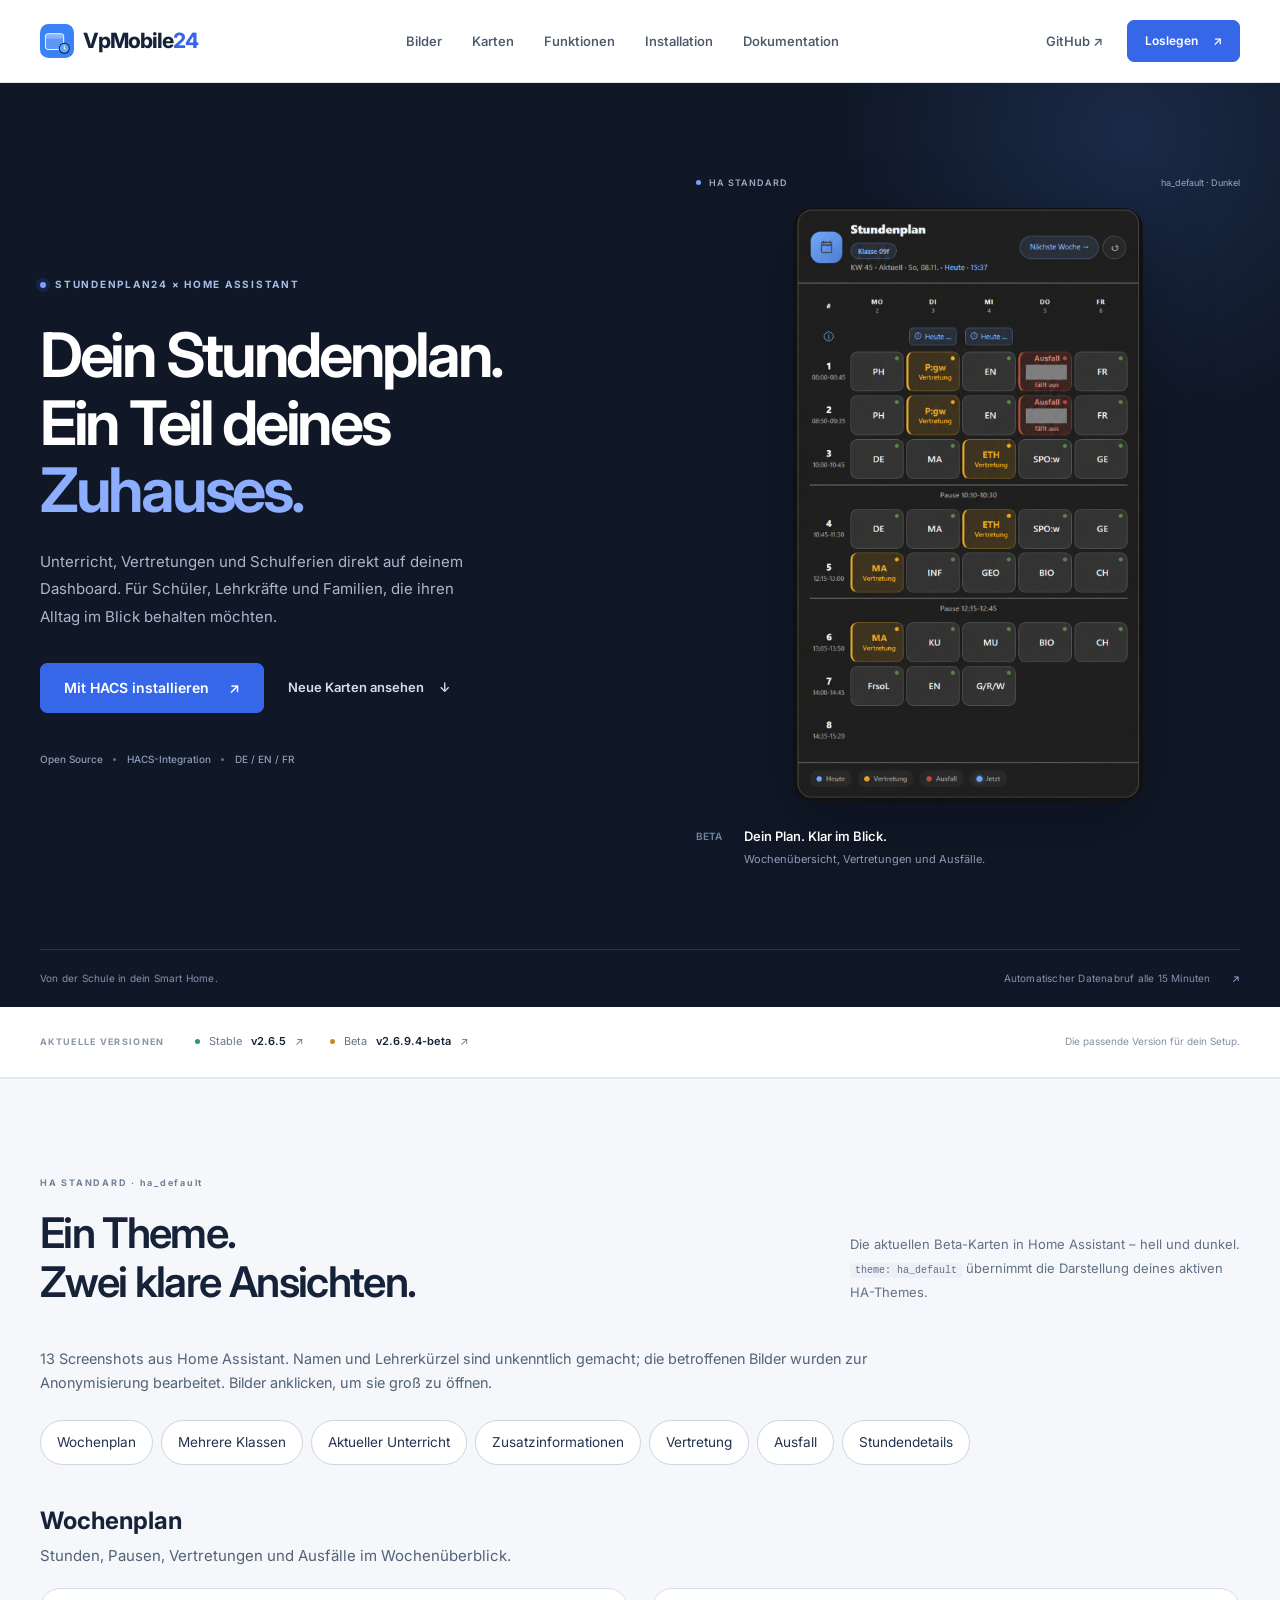
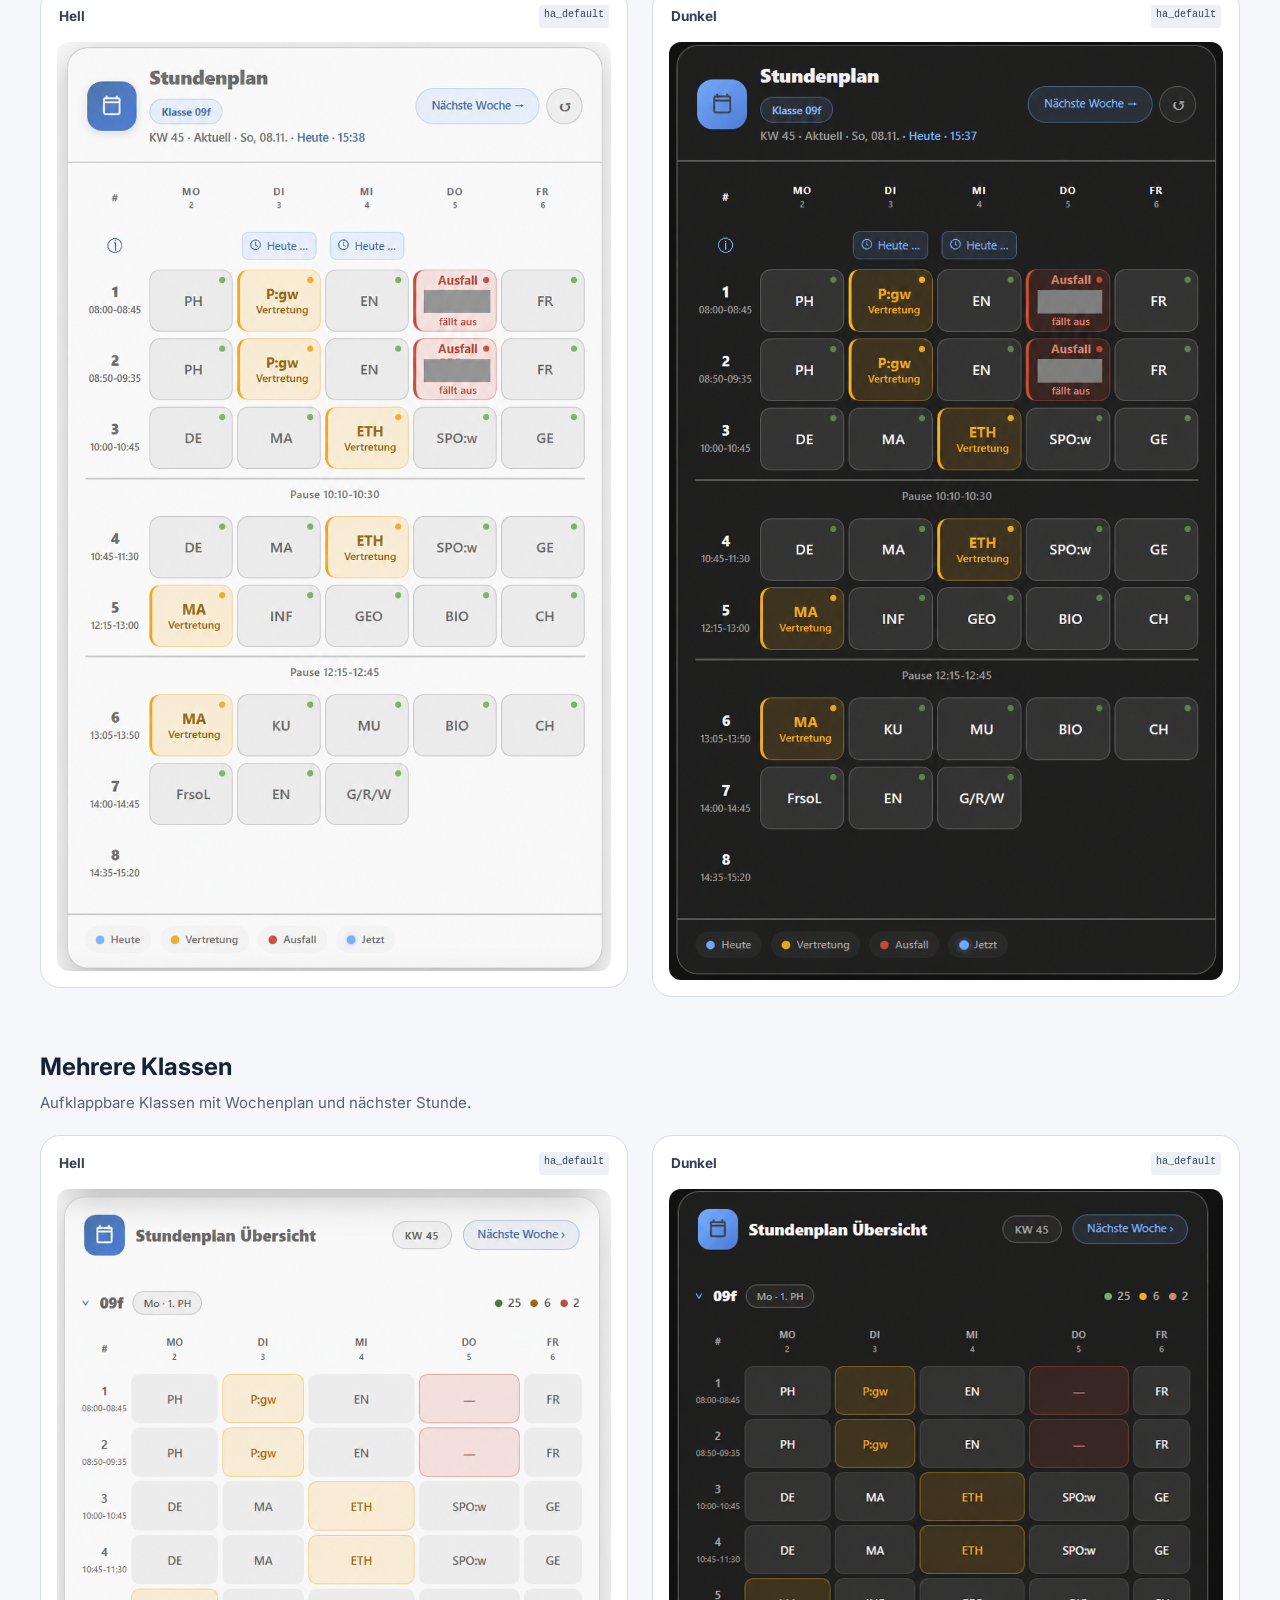
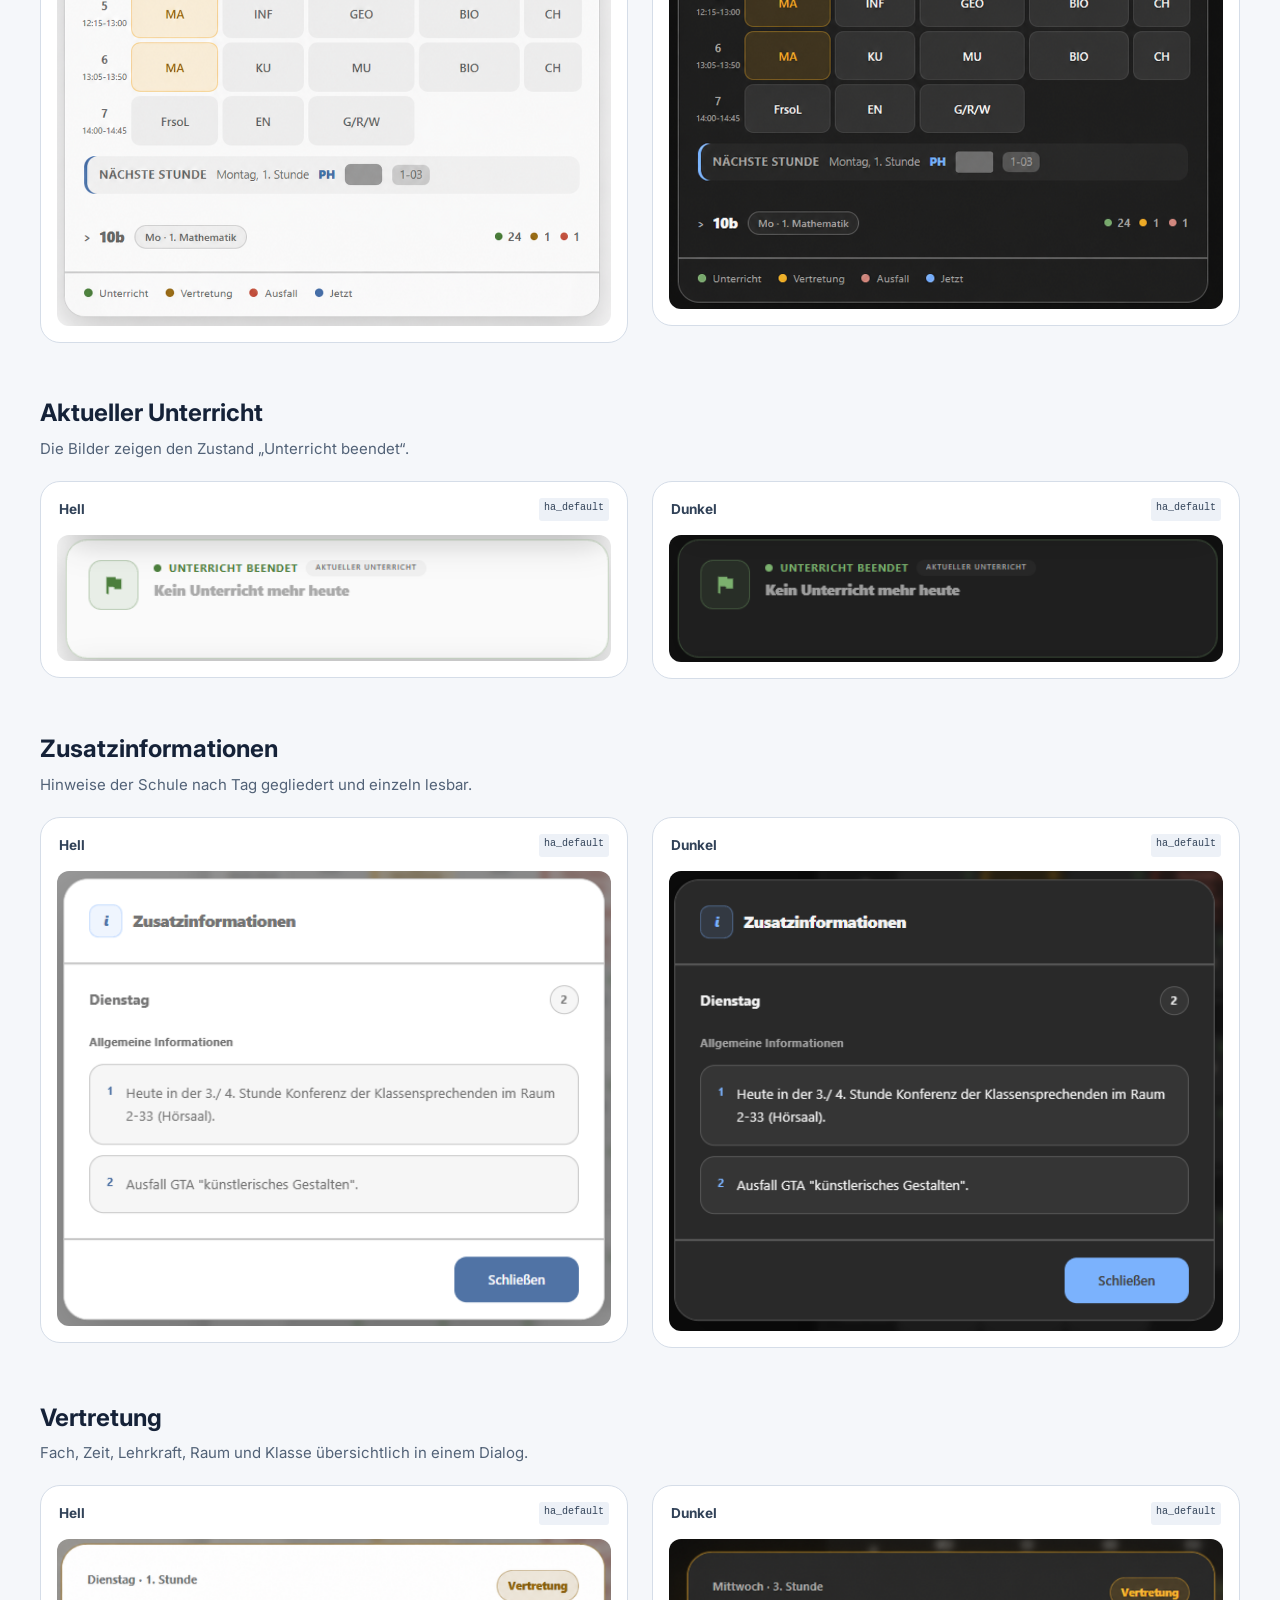
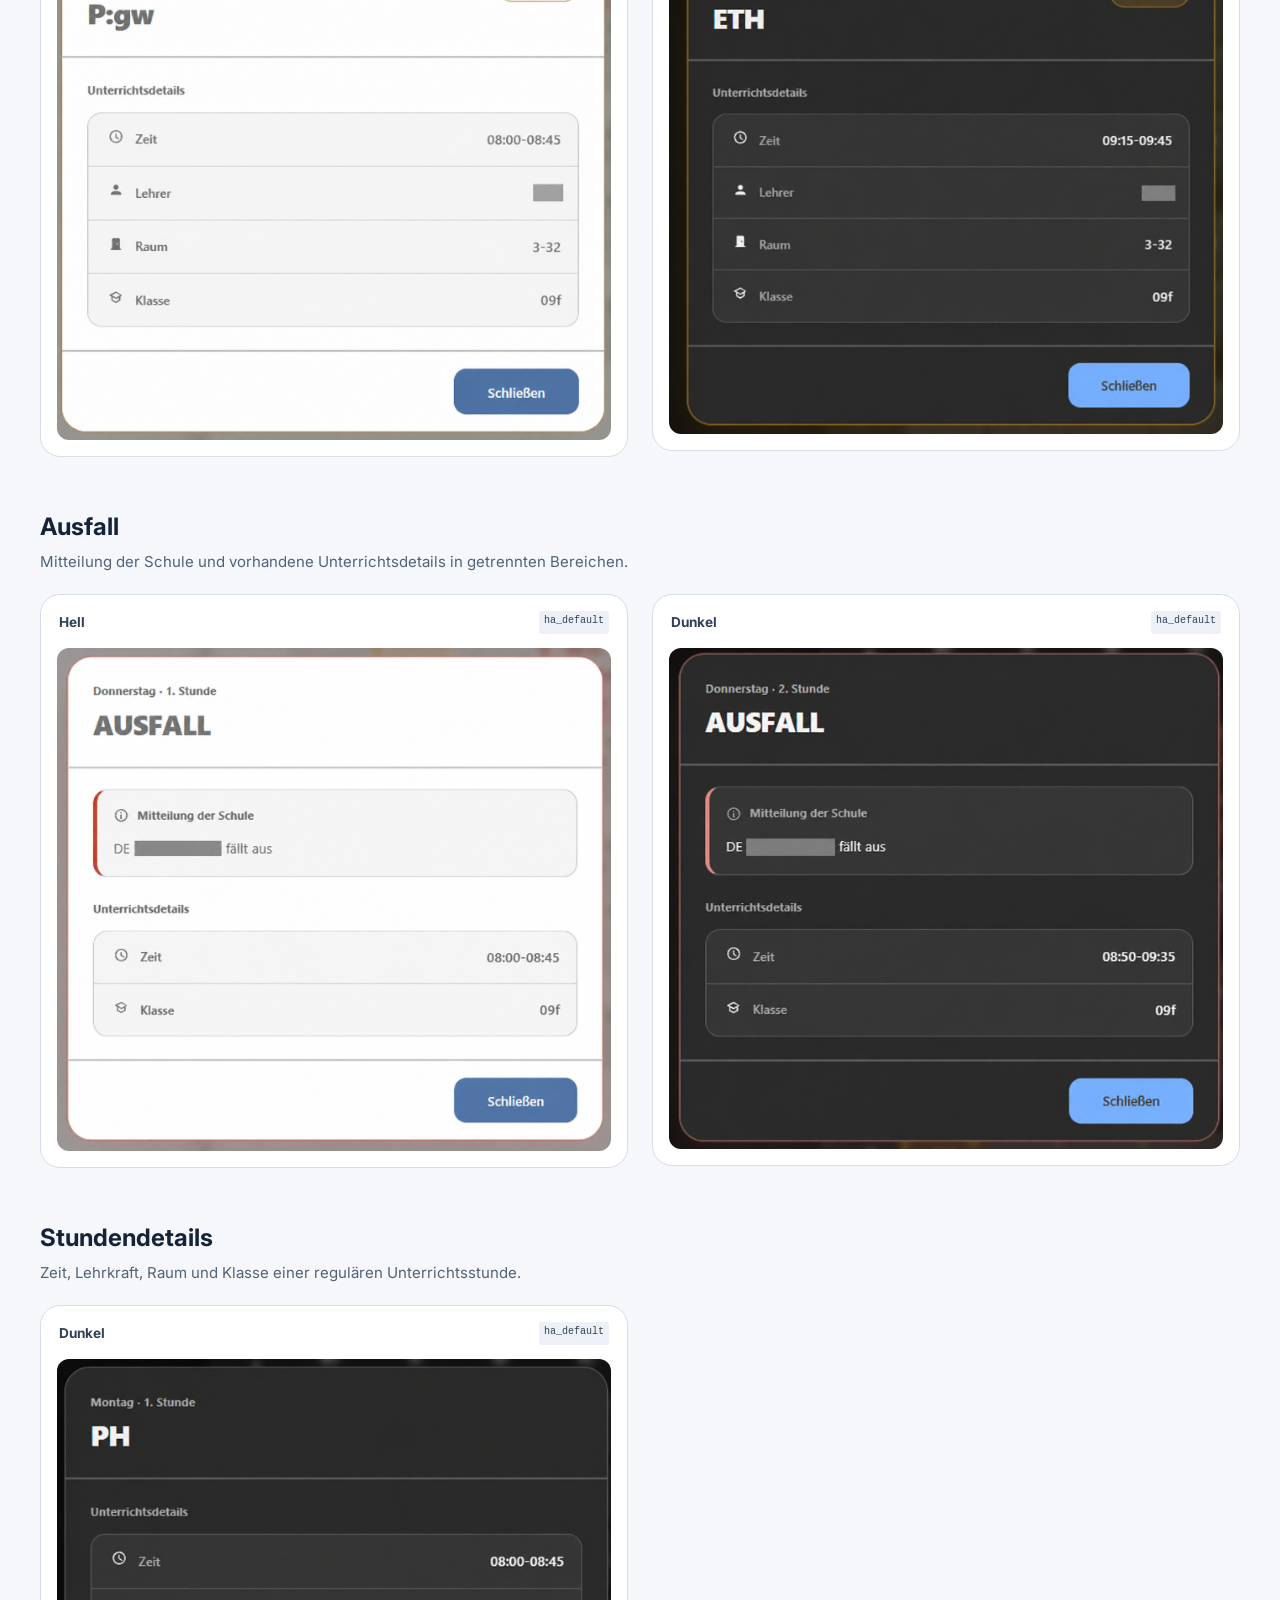
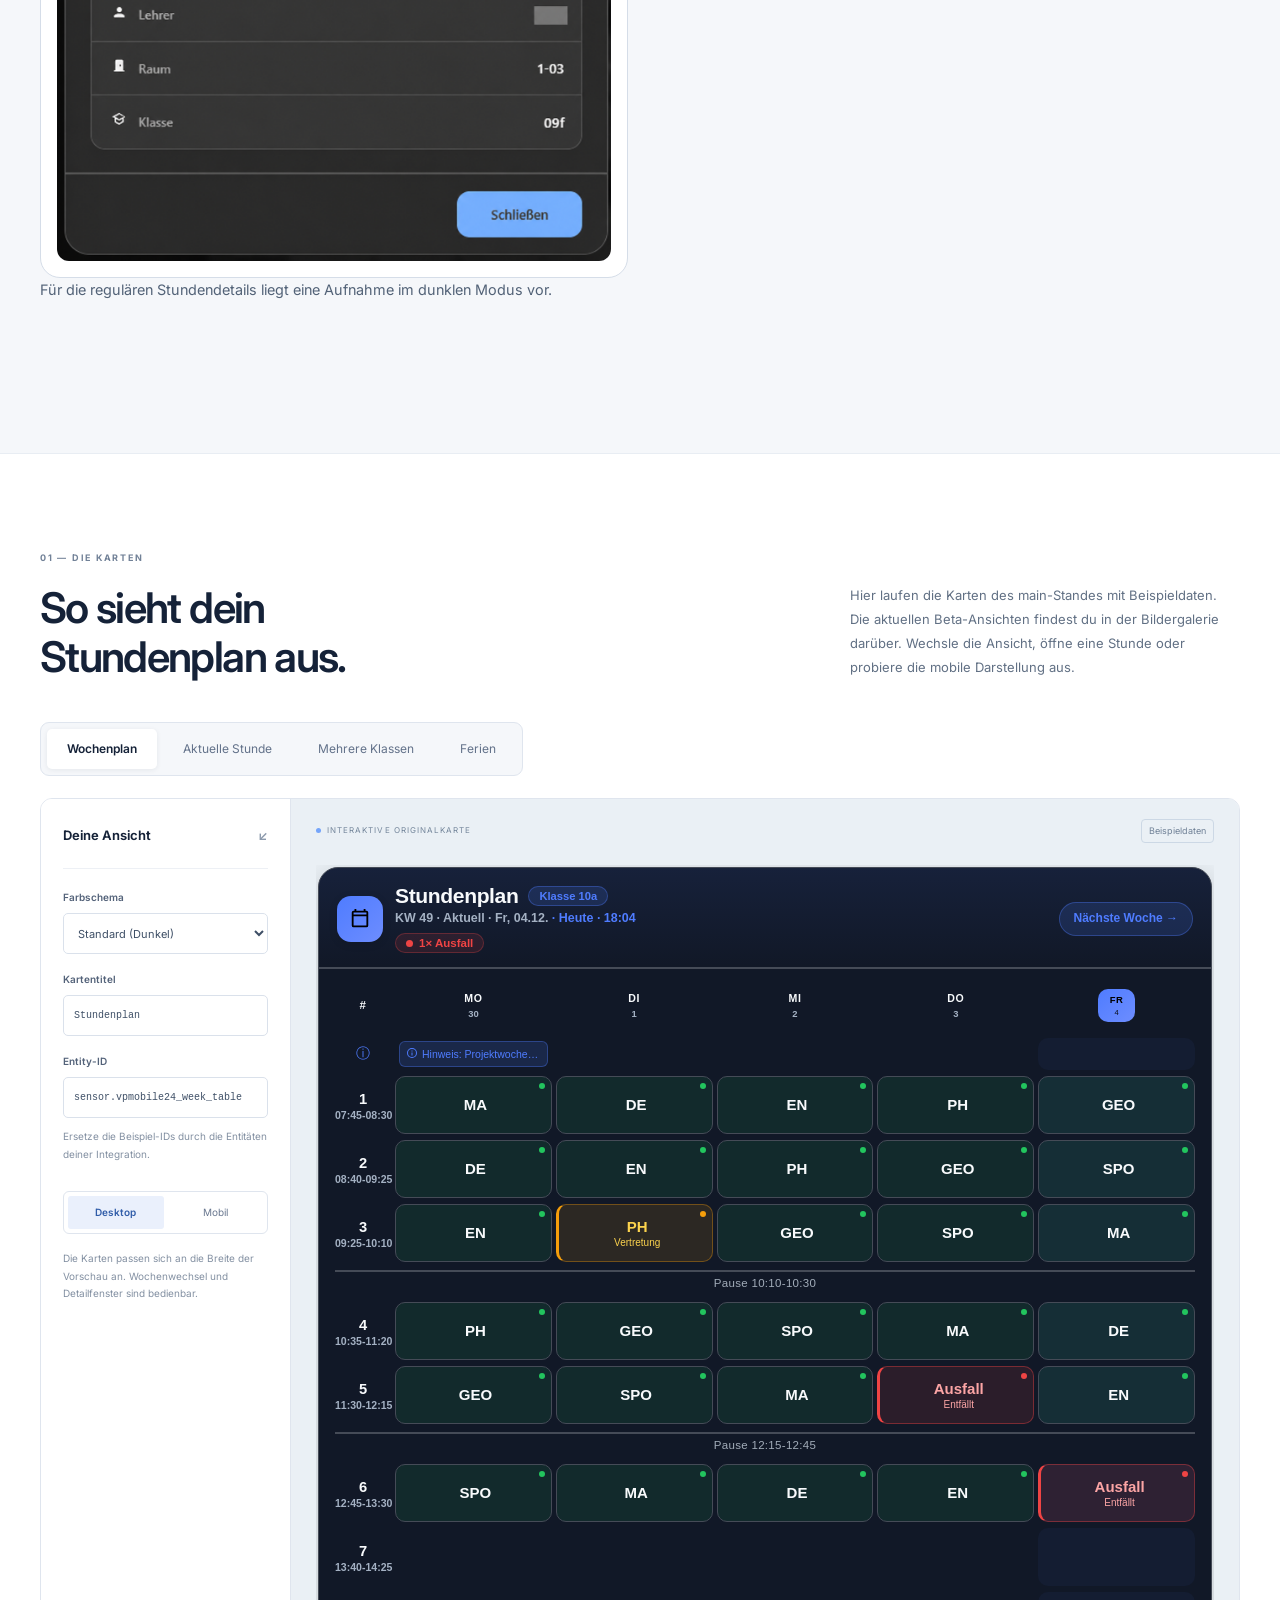
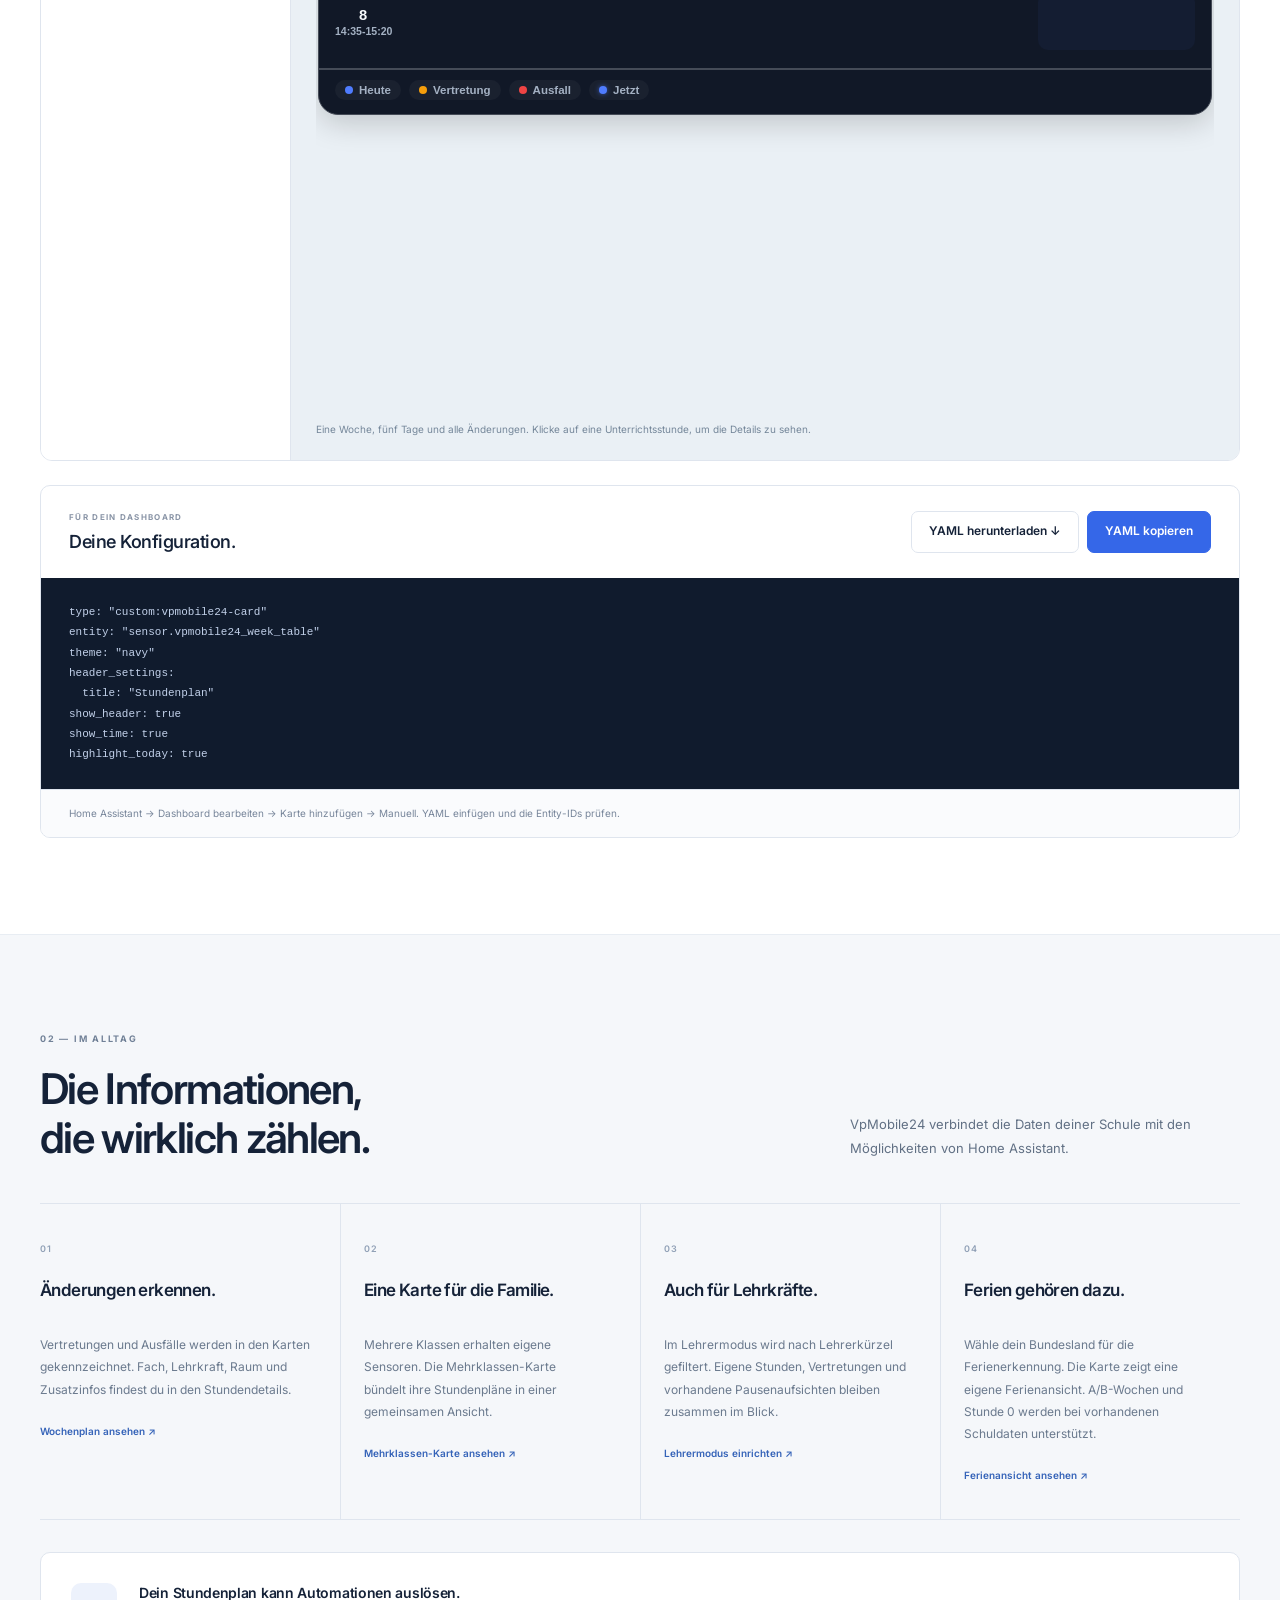
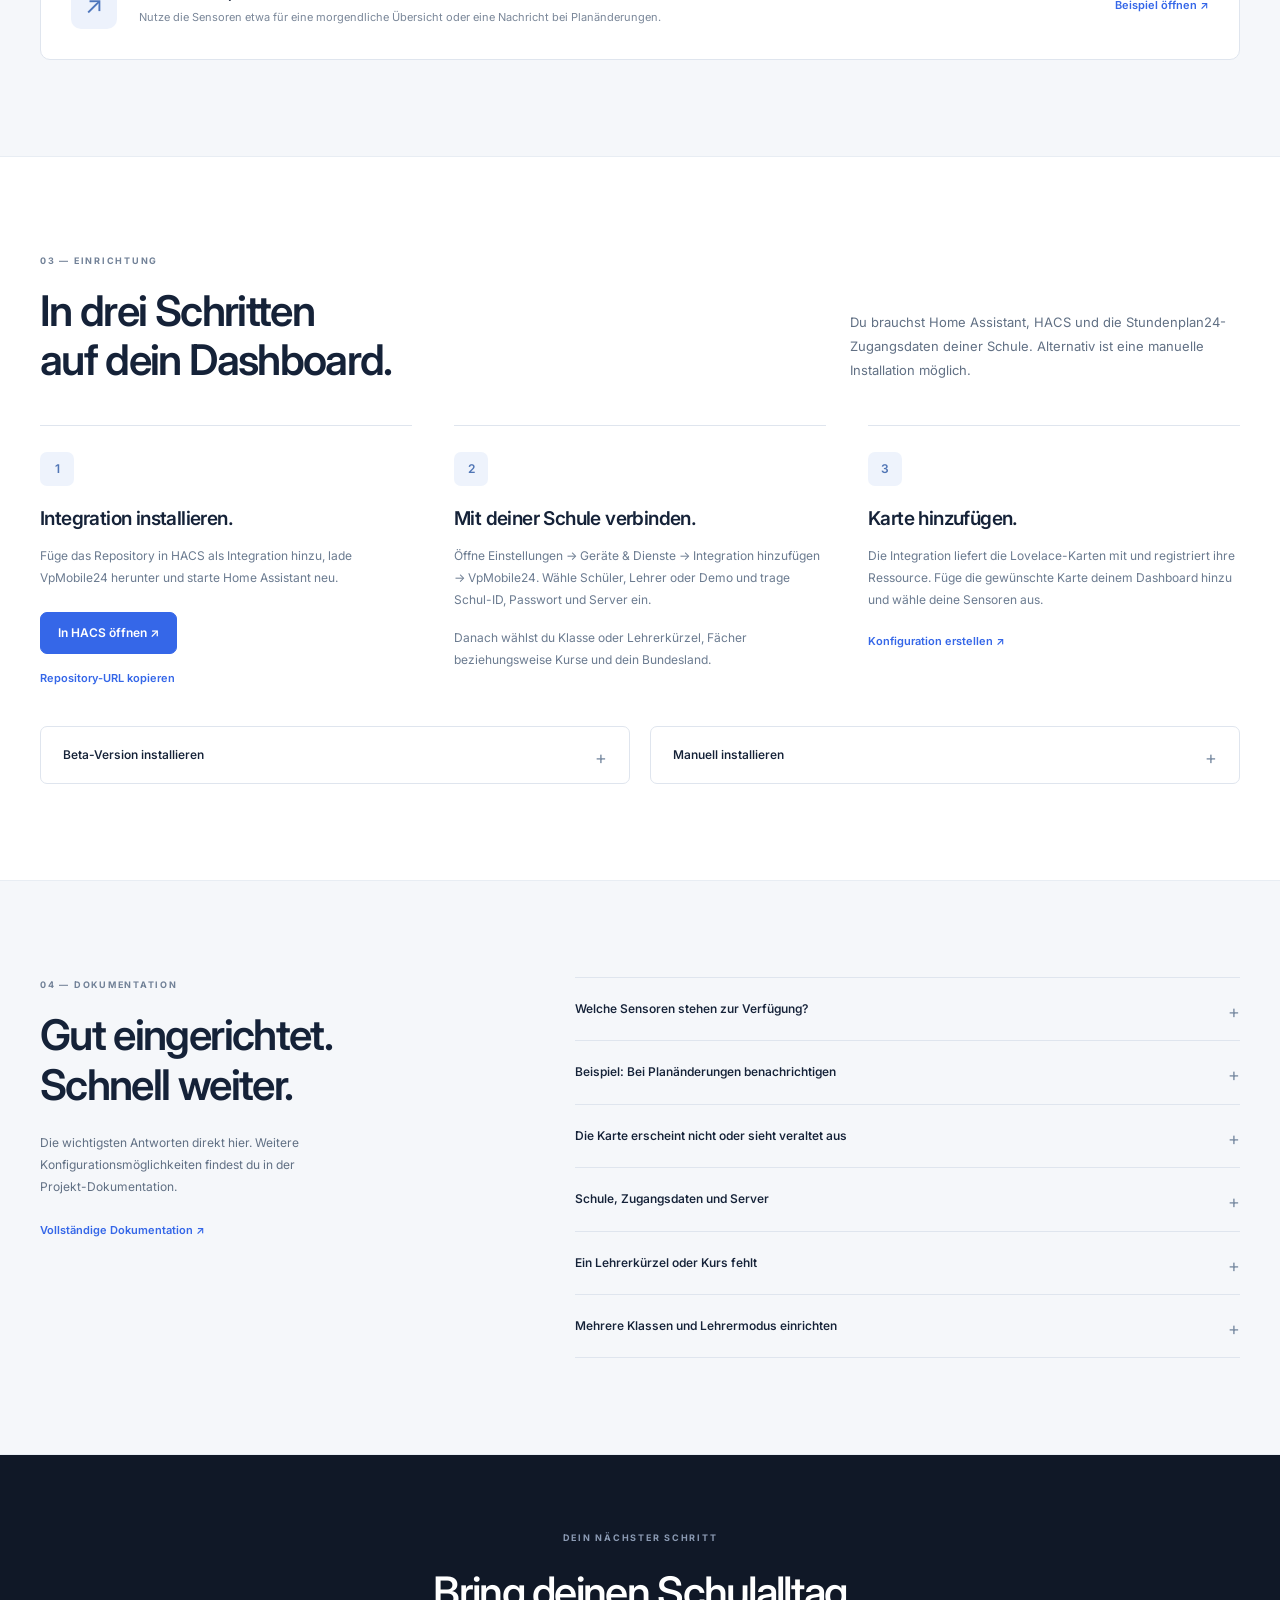
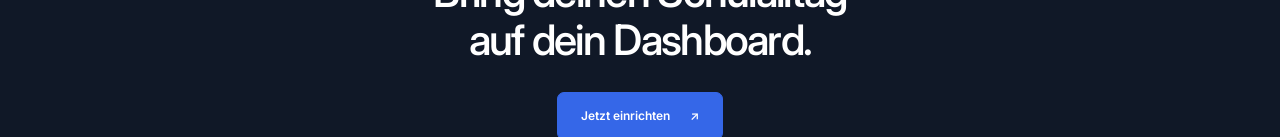
<file: website/index.html>
<!doctype html>
<html lang="de">
<head>
<meta charset="utf-8"><meta name="viewport" content="width=device-width,initial-scale=1">
<title>VpMobile24 — Dein Stundenplan in Home Assistant</title>
<meta name="description" content="Stundenplan24 in Home Assistant: Wochenplan, Vertretungen und Ferien. Entdecke die Originalkarten, konfiguriere deine Ansicht und installiere VpMobile24 mit HACS.">
<meta name="theme-color" content="#101827">
<link rel="canonical" href="https://maximilian-andrew-kluge.github.io/VpMobile24/website/">
<meta property="og:title" content="VpMobile24 — Dein Stundenplan in Home Assistant">
<meta property="og:description" content="Ein Schulalltag. Ein Dashboard. Originalkarten ausprobieren und mit HACS starten.">
<meta property="og:type" content="website">
<link rel="stylesheet" href="style.css?v=20261108-gallery1">
<script defer src="script.js?v=20261108-gallery1"></script>
</head>
<body>
<a class="skip-link" href="#inhalt">Zum Inhalt</a>
<header class="site-header">
<div class="container nav">
<a class="brand" href="#inhalt" aria-label="VpMobile24 Startseite"><svg class="brand-logo" viewBox="0 0 56 56" xmlns="http://www.w3.org/2000/svg" aria-hidden="true">
          <rect width="56" height="56" rx="14" fill="#3b82f6"/>
          <rect x="9" y="16" width="30" height="26" rx="4" fill="white" fill-opacity="0.18"/>
          <rect x="9" y="16" width="30" height="26" rx="4" stroke="white" stroke-width="1.5" fill="none"/>
          <rect x="9" y="16" width="30" height="8" rx="4" fill="white" fill-opacity="0.28"/>
          <circle cx="40" cy="40" r="9" fill="#0f1729"/>
          <circle cx="40" cy="40" r="7.5" fill="#60a5fa"/>
          <line x1="40" y1="40" x2="40" y2="36" stroke="white" stroke-width="1.4" stroke-linecap="round"/>
          <line x1="40" y1="40" x2="43" y2="42" stroke="white" stroke-width="1.4" stroke-linecap="round"/>
        </svg><span>VpMobile<span class="brand-accent">24</span></span></a>
<nav id="navigation" aria-label="Hauptnavigation"><a href="#bilder">Bilder</a><a href="#karten">Karten</a><a href="#funktionen">Funktionen</a><a href="#installation">Installation</a><a href="#dokumentation">Dokumentation</a></nav>
<div class="nav-end"><a class="github-link" href="https://github.com/Maximilian-Andrew-Kluge/VpMobile24" target="_blank" rel="noopener">GitHub ↗</a><a class="button small" href="#installation">Loslegen <span>↗</span></a><button class="menu-toggle" id="menuToggle" aria-label="Menü öffnen" aria-expanded="false" aria-controls="navigation"><span></span><span></span></button></div>
</div>
</header>
<main id="inhalt">
<section class="hero">
<div class="container hero-grid">
<div class="hero-copy">
<div class="eyebrow"><span class="signal"></span> STUNDENPLAN24 × HOME ASSISTANT</div>
<h1>Dein Stundenplan.<br>Ein Teil deines<br><span>Zuhauses.</span></h1>
<p>Unterricht, Vertretungen und Schulferien direkt auf deinem Dashboard. Für Schüler, Lehrkräfte und Familien, die ihren Alltag im Blick behalten möchten.</p>
<div class="hero-actions"><a class="button" href="#installation">Mit HACS installieren <span>↗</span></a><a class="text-link light" href="#bilder">Neue Karten ansehen <span>↓</span></a></div>
<div class="hero-facts"><span>Open Source</span><span>HACS-Integration</span><span>DE / EN / FR</span></div>
</div>
<div class="hero-product">
<div class="product-label"><span class="tiny-dot"></span> HA STANDARD <span class="label-right">ha_default · Dunkel</span></div>
<a href="#bilder" class="hero-shot"><img src="../docs/ha-default-timetable-dark.png" alt="Wochenplan im dunklen HA-Standard-Theme, Namen unkenntlich gemacht" width="519" height="867" fetchpriority="high"></a>
<div class="product-caption"><span class="caption-index">BETA</span><div><strong>Dein Plan. Klar im Blick.</strong><span>Wochenübersicht, Vertretungen und Ausfälle.</span></div></div>
</div>
</div>
<div class="container hero-bottom"><span>Von der Schule in dein Smart Home.</span><span>Automatischer Datenabruf alle 15 Minuten <span class="arrow">↗</span></span></div>
</section>
<div class="release-bar"><div class="container release-inner"><span class="release-kicker">AKTUELLE VERSIONEN</span><a id="stableRelease" href="https://github.com/Maximilian-Andrew-Kluge/VpMobile24/releases/tag/v2.6.5" target="_blank" rel="noopener"><span class="release-dot"></span>Stable <strong id="stableVersion">v2.6.5</strong> ↗</a><a id="betaRelease" href="https://github.com/Maximilian-Andrew-Kluge/VpMobile24/releases/tag/v2.6.9.4-beta" target="_blank" rel="noopener"><span class="release-dot beta"></span>Beta <strong id="betaVersion">v2.6.9.4-beta</strong> ↗</a><span class="release-description">Die passende Version für dein Setup.</span></div></div>
<section id="bilder" class="section section-tinted">
<div class="container">
<div class="section-heading"><div><div class="eyebrow muted">HA STANDARD · ha_default</div><h2>Ein Theme.<br>Zwei klare Ansichten.</h2></div><p>Die aktuellen Beta-Karten in Home Assistant – hell und dunkel. <code>theme: ha_default</code> übernimmt die Darstellung deines aktiven HA-Themes.</p></div>
<p class="gallery-note">13 Screenshots aus Home Assistant. Namen und Lehrerkürzel sind unkenntlich gemacht; die betroffenen Bilder wurden zur Anonymisierung bearbeitet. Bilder anklicken, um sie groß zu öffnen.</p>
<nav class="gallery-nav" aria-label="Screenshot-Kategorien"><a href="#bilder-timetable">Wochenplan</a><a href="#bilder-multiclass">Mehrere Klassen</a><a href="#bilder-current">Aktueller Unterricht</a><a href="#bilder-information">Zusatzinformationen</a><a href="#bilder-substitution">Vertretung</a><a href="#bilder-cancellation">Ausfall</a><a href="#bilder-lesson">Stundendetails</a></nav><article class="gallery-group" id="bilder-timetable"><h3>Wochenplan</h3><p>Stunden, Pausen, Vertretungen und Ausfälle im Wochenüberblick.</p><div class="screenshot-pair"><figure><figcaption><span>Hell</span><code>ha_default</code></figcaption><a href="../docs/ha-default-timetable-light.png" target="_blank" rel="noopener" aria-label="Wochenplan – Hell, Bild in voller Größe öffnen"><img src="../docs/ha-default-timetable-light.png" alt="Wochenplan im HA-Standard-Theme, Hell" loading="lazy" decoding="async"></a></figure><figure><figcaption><span>Dunkel</span><code>ha_default</code></figcaption><a href="../docs/ha-default-timetable-dark.png" target="_blank" rel="noopener" aria-label="Wochenplan – Dunkel, Bild in voller Größe öffnen"><img src="../docs/ha-default-timetable-dark.png" alt="Wochenplan im HA-Standard-Theme, Dunkel" loading="lazy" decoding="async"></a></figure></div></article><article class="gallery-group" id="bilder-multiclass"><h3>Mehrere Klassen</h3><p>Aufklappbare Klassen mit Wochenplan und nächster Stunde.</p><div class="screenshot-pair"><figure><figcaption><span>Hell</span><code>ha_default</code></figcaption><a href="../docs/ha-default-multiclass-light.png" target="_blank" rel="noopener" aria-label="Mehrere Klassen – Hell, Bild in voller Größe öffnen"><img src="../docs/ha-default-multiclass-light.png" alt="Mehrere Klassen im HA-Standard-Theme, Hell" loading="lazy" decoding="async"></a></figure><figure><figcaption><span>Dunkel</span><code>ha_default</code></figcaption><a href="../docs/ha-default-multiclass-dark.png" target="_blank" rel="noopener" aria-label="Mehrere Klassen – Dunkel, Bild in voller Größe öffnen"><img src="../docs/ha-default-multiclass-dark.png" alt="Mehrere Klassen im HA-Standard-Theme, Dunkel" loading="lazy" decoding="async"></a></figure></div></article><article class="gallery-group" id="bilder-current"><h3>Aktueller Unterricht</h3><p>Die Bilder zeigen den Zustand „Unterricht beendet“.</p><div class="screenshot-pair"><figure><figcaption><span>Hell</span><code>ha_default</code></figcaption><a href="../docs/ha-default-current-light.png" target="_blank" rel="noopener" aria-label="Aktueller Unterricht – Hell, Bild in voller Größe öffnen"><img src="../docs/ha-default-current-light.png" alt="Aktueller Unterricht im HA-Standard-Theme, Hell" loading="lazy" decoding="async"></a></figure><figure><figcaption><span>Dunkel</span><code>ha_default</code></figcaption><a href="../docs/ha-default-current-dark.png" target="_blank" rel="noopener" aria-label="Aktueller Unterricht – Dunkel, Bild in voller Größe öffnen"><img src="../docs/ha-default-current-dark.png" alt="Aktueller Unterricht im HA-Standard-Theme, Dunkel" loading="lazy" decoding="async"></a></figure></div></article><article class="gallery-group" id="bilder-information"><h3>Zusatzinformationen</h3><p>Hinweise der Schule nach Tag gegliedert und einzeln lesbar.</p><div class="screenshot-pair"><figure><figcaption><span>Hell</span><code>ha_default</code></figcaption><a href="../docs/ha-default-information-light.png" target="_blank" rel="noopener" aria-label="Zusatzinformationen – Hell, Bild in voller Größe öffnen"><img src="../docs/ha-default-information-light.png" alt="Zusatzinformationen im HA-Standard-Theme, Hell" loading="lazy" decoding="async"></a></figure><figure><figcaption><span>Dunkel</span><code>ha_default</code></figcaption><a href="../docs/ha-default-information-dark.png" target="_blank" rel="noopener" aria-label="Zusatzinformationen – Dunkel, Bild in voller Größe öffnen"><img src="../docs/ha-default-information-dark.png" alt="Zusatzinformationen im HA-Standard-Theme, Dunkel" loading="lazy" decoding="async"></a></figure></div></article><article class="gallery-group" id="bilder-substitution"><h3>Vertretung</h3><p>Fach, Zeit, Lehrkraft, Raum und Klasse übersichtlich in einem Dialog.</p><div class="screenshot-pair"><figure><figcaption><span>Hell</span><code>ha_default</code></figcaption><a href="../docs/ha-default-substitution-light.png" target="_blank" rel="noopener" aria-label="Vertretung – Hell, Bild in voller Größe öffnen"><img src="../docs/ha-default-substitution-light.png" alt="Vertretung im HA-Standard-Theme, Hell" loading="lazy" decoding="async"></a></figure><figure><figcaption><span>Dunkel</span><code>ha_default</code></figcaption><a href="../docs/ha-default-substitution-dark.png" target="_blank" rel="noopener" aria-label="Vertretung – Dunkel, Bild in voller Größe öffnen"><img src="../docs/ha-default-substitution-dark.png" alt="Vertretung im HA-Standard-Theme, Dunkel" loading="lazy" decoding="async"></a></figure></div></article><article class="gallery-group" id="bilder-cancellation"><h3>Ausfall</h3><p>Mitteilung der Schule und vorhandene Unterrichtsdetails in getrennten Bereichen.</p><div class="screenshot-pair"><figure><figcaption><span>Hell</span><code>ha_default</code></figcaption><a href="../docs/ha-default-cancellation-light.png" target="_blank" rel="noopener" aria-label="Ausfall – Hell, Bild in voller Größe öffnen"><img src="../docs/ha-default-cancellation-light.png" alt="Ausfall im HA-Standard-Theme, Hell" loading="lazy" decoding="async"></a></figure><figure><figcaption><span>Dunkel</span><code>ha_default</code></figcaption><a href="../docs/ha-default-cancellation-dark.png" target="_blank" rel="noopener" aria-label="Ausfall – Dunkel, Bild in voller Größe öffnen"><img src="../docs/ha-default-cancellation-dark.png" alt="Ausfall im HA-Standard-Theme, Dunkel" loading="lazy" decoding="async"></a></figure></div></article><article class="gallery-group" id="bilder-lesson"><h3>Stundendetails</h3><p>Zeit, Lehrkraft, Raum und Klasse einer regulären Unterrichtsstunde.</p><div class="screenshot-pair"><figure><figcaption><span>Dunkel</span><code>ha_default</code></figcaption><a href="../docs/ha-default-lesson-dark.png" target="_blank" rel="noopener" aria-label="Stundendetails – Dunkel, Bild in voller Größe öffnen"><img src="../docs/ha-default-lesson-dark.png" alt="Stundendetails im HA-Standard-Theme, Dunkel" loading="lazy" decoding="async"></a></figure></div><p class="gallery-note">Für die regulären Stundendetails liegt eine Aufnahme im dunklen Modus vor.</p></article></div></section>
<section id="karten" class="section">
<div class="container">
<div class="section-heading"><div><div class="eyebrow muted">01 — DIE KARTEN</div><h2>So sieht dein<br>Stundenplan aus.</h2></div><p>Hier laufen die Karten des main-Standes mit Beispieldaten. Die aktuellen Beta-Ansichten findest du in der Bildergalerie darüber. Wechsle die Ansicht, öffne eine Stunde oder probiere die mobile Darstellung aus.</p></div>
<div class="showcase-tabs" role="tablist" aria-label="Kartenansicht"><button role="tab" id="tab-week" data-view="week" aria-selected="true" aria-controls="cardPanel">Wochenplan</button><button role="tab" id="tab-current" data-view="current" aria-selected="false" aria-controls="cardPanel" tabindex="-1">Aktuelle Stunde</button><button role="tab" id="tab-multi" data-view="multi" aria-selected="false" aria-controls="cardPanel" tabindex="-1">Mehrere Klassen</button><button role="tab" id="tab-holiday" data-view="holiday" aria-selected="false" aria-controls="cardPanel" tabindex="-1">Ferien</button></div>
<div class="studio" id="cardPanel" role="tabpanel" aria-labelledby="tab-week">
<aside class="studio-settings">
<div class="settings-title">Deine Ansicht <span>↙</span></div>
<label for="cardTheme">Farbschema</label><select id="cardTheme"></select>
<label for="cardTitle">Kartentitel</label><input id="cardTitle" value="Stundenplan" maxlength="70">
<label for="cardEntity">Entity-ID</label><input id="cardEntity" value="sensor.vpmobile24_week_table" spellcheck="false" autocomplete="off">
<div id="secondEntityField" hidden><label for="secondEntity">Zweite Klasse</label><input id="secondEntity" value="sensor.vpmobile24_week_table_7b" spellcheck="false"></div>
<p class="field-note">Ersetze die Beispiel-IDs durch die Entitäten deiner Integration.</p>
<div class="device-picker" role="group" aria-label="Vorschau-Breite"><button class="selected" data-device="desktop" aria-pressed="true">Desktop</button><button data-device="mobile" aria-pressed="false">Mobil</button></div>
<p class="preview-note">Die Karten passen sich an die Breite der Vorschau an. Wochenwechsel und Detailfenster sind bedienbar.</p>
</aside>
<div class="studio-stage">
<div class="stage-toolbar"><span><span class="tiny-dot"></span> INTERAKTIVE ORIGINALKARTE</span><span class="demo-badge">Beispieldaten</span></div>
<div class="frame-wrap" id="frameWrap"><iframe id="cardPreview" src="preview.html?view=week&amp;v=20261108-gallery1" title="Interaktive VpMobile24-Originalkarte mit Beispieldaten" scrolling="no"></iframe></div>
<p id="viewDescription" class="stage-caption">Eine Woche, fünf Tage und alle Änderungen. Klicke auf eine Unterrichtsstunde, um die Details zu sehen.</p>
</div>
</div>
<div class="yaml-panel"><div class="yaml-heading"><div><span class="eyebrow">FÜR DEIN DASHBOARD</span><h3>Deine Konfiguration.</h3></div><div class="yaml-actions"><button id="downloadYaml" class="button secondary small">YAML herunterladen ↓</button><button id="copyYaml" class="button small">YAML kopieren</button></div></div><pre id="yamlOutput" tabindex="0" aria-label="YAML-Konfiguration"></pre><p>Home Assistant → Dashboard bearbeiten → Karte hinzufügen → Manuell. YAML einfügen und die Entity-IDs prüfen.</p></div>
</div>
</section>
<section id="funktionen" class="section section-tinted">
<div class="container">
<div class="section-heading"><div><div class="eyebrow muted">02 — IM ALLTAG</div><h2>Die Informationen,<br>die wirklich zählen.</h2></div><p>VpMobile24 verbindet die Daten deiner Schule mit den Möglichkeiten von Home Assistant.</p></div>
<div class="feature-grid">
<article><span class="feature-number">01</span><h3>Änderungen erkennen.</h3><p>Vertretungen und Ausfälle werden in den Karten gekennzeichnet. Fach, Lehrkraft, Raum und Zusatzinfos findest du in den Stundendetails.</p><a href="#karten" data-jump-view="week">Wochenplan ansehen ↗</a></article>
<article><span class="feature-number">02</span><h3>Eine Karte für die Familie.</h3><p>Mehrere Klassen erhalten eigene Sensoren. Die Mehrklassen-Karte bündelt ihre Stundenpläne in einer gemeinsamen Ansicht.</p><a href="#karten" data-jump-view="multi">Mehrklassen-Karte ansehen ↗</a></article>
<article><span class="feature-number">03</span><h3>Auch für Lehrkräfte.</h3><p>Im Lehrermodus wird nach Lehrerkürzel gefiltert. Eigene Stunden, Vertretungen und vorhandene Pausenaufsichten bleiben zusammen im Blick.</p><a href="#installation">Lehrermodus einrichten ↗</a></article>
<article><span class="feature-number">04</span><h3>Ferien gehören dazu.</h3><p>Wähle dein Bundesland für die Ferienerkennung. Die Karte zeigt eine eigene Ferienansicht. A/B-Wochen und Stunde 0 werden bei vorhandenen Schuldaten unterstützt.</p><a href="#karten" data-jump-view="holiday">Ferienansicht ansehen ↗</a></article>
</div>
<div class="automation-callout"><div class="automation-symbol" aria-hidden="true">↗</div><div><h3>Dein Stundenplan kann Automationen auslösen.</h3><p>Nutze die Sensoren etwa für eine morgendliche Übersicht oder eine Nachricht bei Planänderungen.</p></div><a class="text-link" href="#automationExample">Beispiel öffnen ↗</a></div>
</div>
</section>
<section id="installation" class="section">
<div class="container">
<div class="section-heading"><div><div class="eyebrow muted">03 — EINRICHTUNG</div><h2>In drei Schritten<br>auf dein Dashboard.</h2></div><p>Du brauchst Home Assistant, HACS und die Stundenplan24-Zugangsdaten deiner Schule. Alternativ ist eine manuelle Installation möglich.</p></div>
<div class="setup-grid">
<article class="setup-step"><span class="step-number">1</span><h3>Integration installieren.</h3><p>Füge das Repository in HACS als Integration hinzu, lade VpMobile24 herunter und starte Home Assistant neu.</p><a class="button small" href="https://my.home-assistant.io/redirect/hacs_repository/?repository=VpMobile24&amp;category=Integration&amp;owner=Maximilian-Andrew-Kluge" target="_blank" rel="noopener">In HACS öffnen ↗</a><button class="copy-repo text-link">Repository-URL kopieren</button></article>
<article class="setup-step"><span class="step-number">2</span><h3>Mit deiner Schule verbinden.</h3><p>Öffne Einstellungen → Geräte &amp; Dienste → Integration hinzufügen → VpMobile24. Wähle Schüler, Lehrer oder Demo und trage Schul-ID, Passwort und Server ein.</p><p>Danach wählst du Klasse oder Lehrerkürzel, Fächer beziehungsweise Kurse und dein Bundesland.</p></article>
<article class="setup-step"><span class="step-number">3</span><h3>Karte hinzufügen.</h3><p>Die Integration liefert die Lovelace-Karten mit und registriert ihre Ressource. Füge die gewünschte Karte deinem Dashboard hinzu und wähle deine Sensoren aus.</p><a class="text-link" href="#karten">Konfiguration erstellen ↗</a></article>
</div>
<div class="install-notes"><details><summary>Beta-Version installieren</summary><p>Aktiviere für VpMobile24 in HACS die Anzeige von Beta-Versionen und wähle die gewünschte Vorabversion. Nach dem Update Home Assistant neu starten und das Dashboard neu laden.</p><a id="betaNotesLink" href="https://github.com/Maximilian-Andrew-Kluge/VpMobile24/releases/tag/v2.6.9.4-beta" target="_blank" rel="noopener">Beta-Release-Notes ↗</a></details><details><summary>Manuell installieren</summary><p>Lade die gewünschte Version von GitHub herunter und kopiere <code>custom_components/vpmobile24</code> nach <code>config/custom_components/vpmobile24</code>. Starte anschließend Home Assistant neu und richte die Integration ein.</p><a href="https://github.com/Maximilian-Andrew-Kluge/VpMobile24/releases" target="_blank" rel="noopener">Version herunterladen ↗</a></details></div>
</div>
</section>
<section id="dokumentation" class="section section-tinted">
<div class="container docs-grid">
<div class="docs-intro"><div class="eyebrow muted">04 — DOKUMENTATION</div><h2>Gut eingerichtet.<br>Schnell weiter.</h2><p>Die wichtigsten Antworten direkt hier. Weitere Konfigurationsmöglichkeiten findest du in der Projekt-Dokumentation.</p><a class="text-link" href="https://github.com/Maximilian-Andrew-Kluge/VpMobile24#readme" target="_blank" rel="noopener">Vollständige Dokumentation ↗</a></div>
<div class="docs-answers">
<details><summary>Welche Sensoren stehen zur Verfügung?</summary><p>Die genauen Entity-IDs hängen von deiner Einrichtung ab. Du findest sie unter Einstellungen → Geräte &amp; Dienste → VpMobile24.</p><div class="table-scroll"><table><thead><tr><th>Entität</th><th>Inhalt</th></tr></thead><tbody><tr><td>Wochentabelle</td><td>Stundenplan für die Wochenkarte</td></tr><tr><td>Nächste / übernächste Woche</td><td>Plan für kommende Wochen</td></tr><tr><td>Heutiger Stundenplan</td><td>Alle Stunden des Tages</td></tr><tr><td>Aktueller Unterricht / nächste Stunde</td><td>Fach, Zeit, Lehrkraft und Raum</td></tr><tr><td>Änderungen / Zusatzinfos</td><td>Vertretungen, Ausfälle und Schulhinweise</td></tr><tr><td>Ferien</td><td>Ferienstatus für das Bundesland</td></tr><tr><td>Kalender</td><td>Wochenplan in der Kalenderansicht</td></tr></tbody></table></div></details>
<details id="automationExample"><summary>Beispiel: Bei Planänderungen benachrichtigen</summary><p>Ersetze Sensor und Benachrichtigungsdienst durch deine eigenen Entitäten. Die Vorlage reagiert auf Zustandsänderungen des Änderungssensors.</p><pre>alias: Stundenplanänderung melden
triggers:
  - trigger: state
    entity_id: sensor.vpmobile24_aenderungen
conditions:
  - condition: template
    value_template: &gt;-
      {{ trigger.from_state is not none
         and trigger.to_state is not none
         and trigger.from_state.state not in ['unknown', 'unavailable']
         and trigger.to_state.state not in ['unknown', 'unavailable'] }}
actions:
  - action: notify.mobile_app_dein_handy
    data:
      title: Stundenplan aktualisiert
      message: Prüfe deinen Stundenplan auf Änderungen.</pre></details>
<details><summary>Die Karte erscheint nicht oder sieht veraltet aus</summary><p>Starte nach Installation oder Update Home Assistant neu und lade das Dashboard neu. Prüfe unter Einstellungen → Dashboards → Ressourcen, ob die Kartenressource als JavaScript-Modul vorhanden ist:</p><pre>/local/vpmobile24/vpmobile24-card.js</pre><p>Falls nötig, ergänze die Ressource manuell. Leere bei weiterhin veralteter Anzeige den Browser- beziehungsweise Frontend-Cache.</p></details>
<details><summary>Schule, Zugangsdaten und Server</summary><p>VpMobile24 unterstützt Schulen, die Stundenplan24 beziehungsweise VpMobil nutzen. Schul-ID, Passwort und gegebenenfalls den Zusatzserver erhältst du von deiner Schule. Verwende den dort angegebenen Server.</p><p>Zugangsdaten und weitere Optionen kannst du über die Integration verwalten. Bei geändertem Passwort bietet die Integration eine erneute Authentifizierung an.</p></details>
<details><summary>Ein Lehrerkürzel oder Kurs fehlt</summary><p>Aktualisiere die Integration und öffne die Konfiguration erneut. Die Lehrerauswahl berücksichtigt Klassen- und Tagesplandaten. Wähle im Schülermodus die benötigten Parallel- und Oberstufenkurse in der Fächerauswahl aus.</p><p>Bei weiterhin fehlenden Daten helfen die XML-Rohdaten deiner Schule bei der Fehlersuche.</p><a href="https://github.com/Maximilian-Andrew-Kluge/VpMobile24/blob/main/docs/xml-tutorial.md" target="_blank" rel="noopener">Anleitung für XML-Daten ↗</a></details>
<details><summary>Mehrere Klassen und Lehrermodus einrichten</summary><p>Füge VpMobile24 für jede gewünschte Klasse erneut hinzu. Gleiche Zugangsdaten können für unterschiedliche Klassen verwendet werden. Für Lehrkräfte wählst du beim Einrichten den Benutzertyp Lehrer und anschließend das eigene Kürzel.</p></details>
</div>
</div>
</section>
<section class="closing"><div class="container closing-inner"><div class="eyebrow">DEIN NÄCHSTER SCHRITT</div><h2>Bring deinen Schulalltag<br>auf dein Dashboard.</h2><a class="button" href="#installation">Jetzt einrichten <span>↗</span></a></div></section>
</main>
<footer><div class="container footer-main"><a class="brand" href="#inhalt">VpMobile<span class="brand-accent">24</span></a><p>Eine Open-Source-Integration für Home Assistant.<br>Von Maximilian Andrew Kluge.</p><div><a href="https://github.com/Maximilian-Andrew-Kluge/VpMobile24" target="_blank" rel="noopener">GitHub ↗</a><a href="https://github.com/Maximilian-Andrew-Kluge/VpMobile24/issues" target="_blank" rel="noopener">Fehler melden ↗</a><a href="https://discord.gg/57uvCeRw43" target="_blank" rel="noopener">Discord ↗</a></div></div><div class="container footer-bottom"><span>Open Source · MIT-Lizenz</span><a href="https://github.com/Maximilian-Andrew-Kluge/VpMobile24/blob/main/LICENSE" target="_blank" rel="noopener">Lizenz ansehen</a><span>Interaktive Demo: Beispieldaten · Galerie: anonymisierte Screenshots.</span></div></footer>
<div id="toast" role="status" aria-live="polite"></div>
</body></html>
</file>
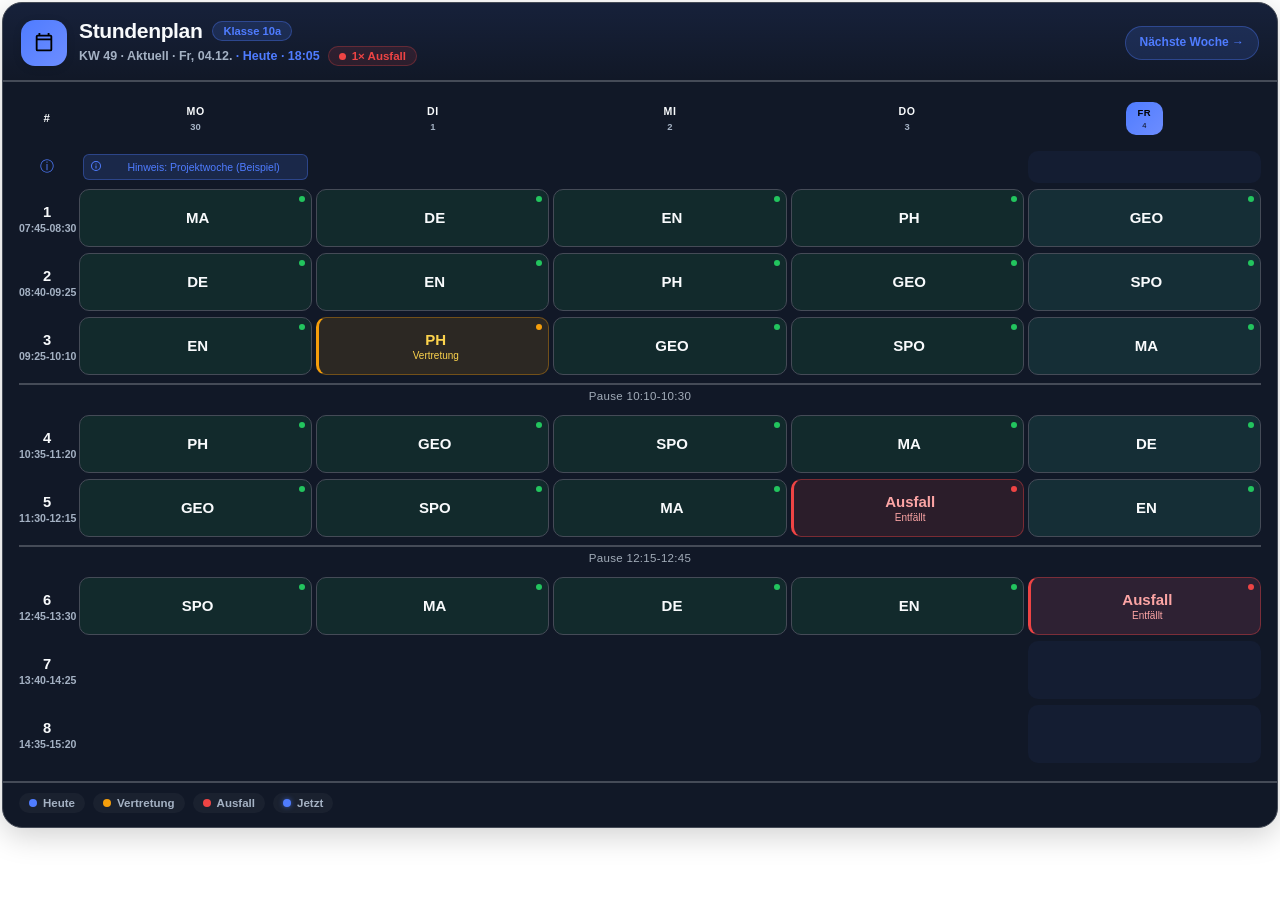
<file: website/preview.html>
<!doctype html><html lang="de"><head><meta charset="utf-8"><meta name="viewport" content="width=device-width,initial-scale=1"><title>VpMobile24 Originalkarte · Beispieldaten</title>
<style>
:root{--primary-color:#03a9f4;--card-background-color:#fff;--ha-card-background:#fff;--primary-text-color:#212121;--secondary-text-color:#727272;--divider-color:#e0e0e0;--primary-background-color:#fafafa}
*{box-sizing:border-box}html,body{margin:0;padding:0;background:transparent;font-family:Inter,-apple-system,BlinkMacSystemFont,"Segoe UI",sans-serif}body{padding:2px 2px 12px}#cardRoot>*{display:block;width:100%}#previewNotice{font-size:12px;line-height:1.6;padding:20px;color:#52647a;background:#fff;border-radius:8px}#previewNotice[hidden]{display:none}ha-card{display:block}
</style>
<script defer src="../custom_components/vpmobile24/vpmobile24-card.js?v=2.6.7"></script>
<script defer src="preview.js?v=20261107-pro1"></script>
</head><body><div id="cardRoot"></div><div id="previewNotice" role="status">Originalkarte wird geladen …</div></body></html>
</file>
<file: style.css>
/* ===== RESET & BASE ===== */
*, *::before, *::after { box-sizing: border-box; margin: 0; padding: 0; }

:root {
  --bg:        #0a0f1e;
  --bg-alt:    #0d1428;
  --surface:   #111827;
  --surface2:  #1a2236;
  --border:    rgba(255,255,255,0.08);
  --blue:      #1d4ed8;
  --blue-light:#3b82f6;
  --blue-glow: rgba(29,78,216,0.35);
  --accent:    #60a5fa;
  --text:      #e2e8f0;
  --text-muted:#94a3b8;
  --text-dim:  #64748b;
  --red:       #ef4444;
  --green:     #22c55e;
  --radius:    12px;
  --radius-sm: 8px;
}

html { scroll-behavior: smooth; }

body {
  font-family: 'Inter', system-ui, sans-serif;
  background: var(--bg);
  color: var(--text);
  line-height: 1.6;
  font-size: 15px;
}

.container {
  max-width: 1100px;
  margin: 0 auto;
  padding: 0 24px;
}

a { color: var(--accent); text-decoration: none; }
a:hover { text-decoration: underline; }

code {
  font-family: 'Fira Code', 'Cascadia Code', monospace;
  font-size: 0.85em;
  background: rgba(255,255,255,0.07);
  padding: 2px 6px;
  border-radius: 4px;
  color: #93c5fd;
}

kbd {
  background: var(--surface2);
  border: 1px solid var(--border);
  border-radius: 4px;
  padding: 1px 6px;
  font-size: 0.8em;
}

/* ===== HERO ===== */
.hero {
  position: relative;
  overflow: hidden;
  background: linear-gradient(135deg, #060d1f 0%, #0d1f4a 50%, #0a1535 100%);
  padding-bottom: 0;
}

.hero-bg {
  position: absolute;
  inset: 0;
  background:
    radial-gradient(ellipse 80% 60% at 60% 30%, rgba(29,78,216,0.18) 0%, transparent 70%),
    radial-gradient(ellipse 40% 40% at 10% 80%, rgba(96,165,250,0.08) 0%, transparent 60%);
  pointer-events: none;
}

.hero-inner {
  display: grid;
  grid-template-columns: 1fr 1fr;
  gap: 48px;
  align-items: center;
  padding-top: 72px;
  padding-bottom: 56px;
}

/* Left */
.hero-logo {
  display: flex;
  align-items: center;
  gap: 16px;
  margin-bottom: 16px;
}

.logo-icon {
  width: 56px;
  height: 56px;
  flex-shrink: 0;
  filter: drop-shadow(0 0 16px rgba(29,78,216,0.6));
}

.hero-title {
  font-size: 2.8rem;
  font-weight: 800;
  letter-spacing: -0.5px;
  color: #fff;
}

.version-tag {
  display: inline-block;
  background: rgba(96,165,250,0.15);
  border: 1px solid rgba(96,165,250,0.3);
  color: var(--accent);
  font-size: 0.75rem;
  font-weight: 700;
  padding: 4px 10px;
  border-radius: 6px;
  margin-left: 12px;
  letter-spacing: 0.5px;
}

.accent { color: var(--accent); }

.hero-badge {
  display: inline-block;
  background: linear-gradient(90deg, #1d4ed8, #2563eb);
  color: #fff;
  font-size: 0.85rem;
  font-weight: 600;
  padding: 6px 18px;
  border-radius: 20px;
  margin-bottom: 20px;
  letter-spacing: 0.3px;
}

.hero-sub {
  font-size: 1.1rem;
  color: var(--text-muted);
  margin-bottom: 32px;
}

.hero-features {
  display: grid;
  grid-template-columns: 1fr 1fr;
  gap: 12px;
  margin-bottom: 32px;
}

.hf-item {
  display: flex;
  align-items: flex-start;
  gap: 10px;
  background: rgba(255,255,255,0.04);
  border: 1px solid var(--border);
  border-radius: var(--radius-sm);
  padding: 12px 14px;
}

.hf-icon { font-size: 1.2rem; margin-top: 1px; }

.hf-item strong {
  display: block;
  font-size: 0.82rem;
  font-weight: 600;
  color: #fff;
}

.hf-item span {
  font-size: 0.75rem;
  color: var(--text-dim);
}

.hero-badges-row {
  display: flex;
  flex-wrap: wrap;
  gap: 8px;
}

.badge-pill {
  display: inline-flex;
  align-items: center;
  gap: 6px;
  padding: 6px 14px;
  border-radius: 20px;
  font-size: 0.78rem;
  font-weight: 600;
  border: 1px solid;
  transition: opacity 0.2s;
}
.badge-pill:hover { opacity: 0.8; text-decoration: none; }
.badge-pill svg { width: 14px; height: 14px; }

.badge-pill.ha    { background: rgba(24,118,210,0.15); border-color: #1876d2; color: #90caf9; }
.badge-pill.hacs  { background: rgba(255,140,0,0.12);  border-color: #ff8c00; color: #ffb347; }
.badge-pill.custom{ background: rgba(96,165,250,0.1);  border-color: var(--blue-light); color: var(--accent); }
.badge-pill.discord{ background: rgba(88,101,242,0.15); border-color: #5865f2; color: #a5b4fc; }

/* Right – Card Preview */
.hero-right {
  display: flex;
  justify-content: center;
}

/* ===== SECTIONS ===== */
.section {
  padding: 80px 0;
}

.section-alt {
  background: var(--bg-alt);
}

.section-label {
  font-size: 0.75rem;
  font-weight: 700;
  text-transform: uppercase;
  letter-spacing: 1.5px;
  color: var(--blue-light);
  margin-bottom: 10px;
}

.section-title {
  font-size: 2rem;
  font-weight: 800;
  color: #fff;
  margin-bottom: 12px;
  letter-spacing: -0.3px;
}

.section-desc {
  color: var(--text-muted);
  max-width: 560px;
  margin-bottom: 40px;
}

/* ===== TABS ===== */
.tabs {
  display: flex;
  gap: 4px;
  background: var(--surface);
  border: 1px solid var(--border);
  border-radius: var(--radius-sm);
  padding: 4px;
  width: fit-content;
  margin-bottom: 32px;
}

.tab-btn {
  background: none;
  border: none;
  color: var(--text-muted);
  font-size: 0.88rem;
  font-weight: 600;
  padding: 8px 20px;
  border-radius: 6px;
  cursor: pointer;
  transition: all 0.2s;
  font-family: inherit;
}

.tab-btn:hover { color: #fff; background: rgba(255,255,255,0.05); }

.tab-btn.active {
  background: var(--blue);
  color: #fff;
}

.tab-content { display: none; }
.tab-content.active { display: block; }

/* ===== STEPS ===== */
.steps {
  display: flex;
  flex-direction: column;
  gap: 0;
}

.step {
  display: flex;
  gap: 24px;
  position: relative;
  padding-bottom: 40px;
}

.step:last-child { padding-bottom: 0; }

.step::before {
  content: '';
  position: absolute;
  left: 19px;
  top: 44px;
  bottom: 0;
  width: 2px;
  background: linear-gradient(to bottom, var(--blue), transparent);
}

.step:last-child::before { display: none; }

.step-num {
  width: 40px;
  height: 40px;
  border-radius: 50%;
  background: var(--blue);
  color: #fff;
  font-weight: 800;
  font-size: 1rem;
  display: flex;
  align-items: center;
  justify-content: center;
  flex-shrink: 0;
  box-shadow: 0 0 0 4px rgba(29,78,216,0.2);
  position: relative;
  z-index: 1;
}

.step-body {
  flex: 1;
  padding-top: 8px;
}

.step-body h3 {
  font-size: 1.05rem;
  font-weight: 700;
  color: #fff;
  margin-bottom: 10px;
}

.step-body p {
  color: var(--text-muted);
  margin-bottom: 14px;
  line-height: 1.7;
}

/* ===== CODE BLOCKS ===== */
.code-block {
  background: #0d1117;
  border: 1px solid var(--border);
  border-radius: var(--radius-sm);
  overflow: hidden;
  margin-bottom: 14px;
}

.code-label {
  font-size: 0.72rem;
  font-weight: 600;
  text-transform: uppercase;
  letter-spacing: 0.8px;
  color: var(--text-dim);
  padding: 8px 14px;
  border-bottom: 1px solid var(--border);
  background: rgba(255,255,255,0.02);
}

.code-line {
  display: flex;
  align-items: center;
  gap: 12px;
  padding: 12px 14px;
}

.code-line code {
  background: none;
  padding: 0;
  flex: 1;
  font-size: 0.82rem;
  color: #93c5fd;
  word-break: break-all;
}

.code-line.inline {
  padding: 0;
  margin-top: 6px;
}

.code-pre {
  padding: 16px;
  overflow-x: auto;
  font-size: 0.82rem;
  line-height: 1.7;
  color: #93c5fd;
  font-family: 'Fira Code', 'Cascadia Code', monospace;
  position: relative;
}

.code-pre code {
  background: none;
  padding: 0;
  color: inherit;
  font-size: inherit;
}

.copy-btn {
  background: rgba(255,255,255,0.07);
  border: 1px solid var(--border);
  color: var(--text-muted);
  font-size: 0.72rem;
  font-weight: 600;
  padding: 4px 10px;
  border-radius: 5px;
  cursor: pointer;
  white-space: nowrap;
  transition: all 0.2s;
  font-family: inherit;
  flex-shrink: 0;
}

.copy-btn:hover { background: rgba(255,255,255,0.12); color: #fff; }
.copy-btn.copied { background: rgba(34,197,94,0.15); border-color: #22c55e; color: #22c55e; }

.copy-pre {
  position: absolute;
  top: 10px;
  right: 10px;
}

/* ===== INFO BOX ===== */
.info-box {
  display: flex;
  gap: 10px;
  background: rgba(29,78,216,0.1);
  border: 1px solid rgba(29,78,216,0.3);
  border-radius: var(--radius-sm);
  padding: 12px 16px;
  font-size: 0.85rem;
  color: #93c5fd;
  margin-bottom: 14px;
}

/* ===== CONFIG FIELDS ===== */
.config-fields {
  display: flex;
  flex-direction: column;
  gap: 8px;
  margin-bottom: 14px;
}

.config-field {
  display: flex;
  align-items: center;
  gap: 12px;
  background: var(--surface);
  border: 1px solid var(--border);
  border-radius: var(--radius-sm);
  padding: 10px 14px;
}

.cf-label {
  font-weight: 700;
  font-size: 0.82rem;
  color: #fff;
  min-width: 110px;
}

.cf-desc {
  font-size: 0.82rem;
  color: var(--text-muted);
}

/* ===== OPTIONS TABLE ===== */
.options-table {
  border: 1px solid var(--border);
  border-radius: var(--radius-sm);
  overflow: hidden;
  font-size: 0.82rem;
}

.ot-head {
  display: grid;
  grid-template-columns: 1fr 1.5fr 1.2fr;
  gap: 0;
  background: var(--surface2);
  padding: 10px 16px;
  font-weight: 700;
  font-size: 0.75rem;
  text-transform: uppercase;
  letter-spacing: 0.5px;
  color: var(--text-dim);
}

.ot-row {
  display: grid;
  grid-template-columns: 1fr 1.5fr 1.2fr;
  padding: 10px 16px;
  border-top: 1px solid var(--border);
  color: var(--text-muted);
  transition: background 0.15s;
}

.ot-row:hover { background: rgba(255,255,255,0.02); }

/* ===== SENSORS ===== */
.sensors-grid {
  display: grid;
  grid-template-columns: repeat(3, 1fr);
  gap: 16px;
}

.sensor-card {
  background: var(--surface);
  border: 1px solid var(--border);
  border-radius: var(--radius);
  padding: 20px;
  transition: border-color 0.2s, transform 0.2s;
}

.sensor-card:hover {
  border-color: rgba(29,78,216,0.5);
  transform: translateY(-2px);
}

.sensor-card.sensor-main {
  grid-column: span 3;
  background: linear-gradient(135deg, rgba(29,78,216,0.15), rgba(29,78,216,0.05));
  border-color: rgba(29,78,216,0.4);
}

.sensor-icon { font-size: 1.5rem; margin-bottom: 10px; }

.sensor-name {
  margin-bottom: 6px;
}

.sensor-name code {
  font-size: 0.8rem;
  color: #93c5fd;
}

.sensor-desc {
  font-size: 0.82rem;
  color: var(--text-muted);
}

/* ===== FAQ ===== */
.faq-list {
  display: flex;
  flex-direction: column;
  gap: 8px;
}

.faq-item {
  background: var(--surface);
  border: 1px solid var(--border);
  border-radius: var(--radius-sm);
  overflow: hidden;
  transition: border-color 0.2s;
}

.faq-item[open] { border-color: rgba(29,78,216,0.4); }

.faq-item summary {
  padding: 16px 20px;
  font-weight: 600;
  font-size: 0.92rem;
  color: #fff;
  cursor: pointer;
  list-style: none;
  display: flex;
  align-items: center;
  justify-content: space-between;
  user-select: none;
}

.faq-item summary::-webkit-details-marker { display: none; }

.faq-item summary::after {
  content: '+';
  font-size: 1.2rem;
  color: var(--text-dim);
  transition: transform 0.2s;
}

.faq-item[open] summary::after {
  content: '−';
}

.faq-body {
  padding: 0 20px 16px;
  color: var(--text-muted);
  font-size: 0.88rem;
  line-height: 1.7;
}

.faq-body ol {
  padding-left: 20px;
}

.faq-body li { margin-bottom: 6px; }

/* ===== CTA ===== */
.cta-section {
  background: linear-gradient(135deg, #060d1f 0%, #0d1f4a 100%);
  border-top: 1px solid var(--border);
  text-align: center;
}

.cta-inner h2 {
  font-size: 2rem;
  font-weight: 800;
  color: #fff;
  margin-bottom: 12px;
}

.cta-inner p {
  color: var(--text-muted);
  margin-bottom: 32px;
  font-size: 1rem;
}

.cta-buttons {
  display: flex;
  gap: 12px;
  justify-content: center;
  margin-bottom: 20px;
}

.btn {
  display: inline-flex;
  align-items: center;
  gap: 8px;
  padding: 12px 28px;
  border-radius: 8px;
  font-weight: 700;
  font-size: 0.9rem;
  transition: all 0.2s;
  text-decoration: none;
}

.btn-primary {
  background: var(--blue);
  color: #fff;
  box-shadow: 0 4px 20px rgba(29,78,216,0.4);
}

.btn-primary:hover {
  background: #2563eb;
  transform: translateY(-1px);
  text-decoration: none;
}

.btn-secondary {
  background: rgba(255,255,255,0.07);
  color: #fff;
  border: 1px solid var(--border);
}

.btn-secondary:hover {
  background: rgba(255,255,255,0.12);
  transform: translateY(-1px);
  text-decoration: none;
}

.version-badge {
  font-size: 0.78rem;
  color: var(--text-dim);
}

/* ===== FOOTER ===== */
.footer {
  background: #060b18;
  border-top: 1px solid var(--border);
  padding: 28px 0;
}

.footer-inner {
  display: flex;
  align-items: center;
  gap: 24px;
  flex-wrap: wrap;
}

.footer-logo {
  font-size: 1.1rem;
  font-weight: 800;
  color: #fff;
}

.footer-links {
  display: flex;
  gap: 20px;
  margin-left: auto;
}

.footer-links a {
  font-size: 0.82rem;
  color: var(--text-dim);
  transition: color 0.2s;
}

.footer-links a:hover { color: #fff; text-decoration: none; }

.footer-copy {
  font-size: 0.78rem;
  color: var(--text-dim);
  width: 100%;
  text-align: center;
  margin-top: 8px;
}

.footer-copy .by {
  color: var(--accent);
  font-weight: 600;
}

/* ===== DOWNLOAD BUTTON ===== */
.download-btn {
  display: inline-flex;
  align-items: center;
  gap: 10px;
  padding: 14px 28px;
  background: linear-gradient(135deg, #1d4ed8 0%, #2563eb 50%, #3b82f6 100%);
  color: #fff;
  font-weight: 700;
  font-size: 0.95rem;
  border-radius: var(--radius-sm);
  text-decoration: none;
  box-shadow: 0 4px 20px rgba(29,78,216,0.45);
  transition: transform 0.2s, box-shadow 0.2s;
  margin-bottom: 10px;
}

.download-btn:hover {
  transform: scale(1.04) translateY(-1px);
  box-shadow: 0 8px 28px rgba(29,78,216,0.55);
  text-decoration: none;
  color: #fff;
}

/* ===== HACS BUTTON ===== */
.hacs-btn {
  display: inline-flex;
  align-items: center;
  gap: 10px;
  padding: 12px 24px;
  background: linear-gradient(135deg, #e07b00 0%, #ff8c00 50%, #ffa733 100%);
  color: #fff;
  font-weight: 700;
  font-size: 0.9rem;
  border-radius: var(--radius-sm);
  text-decoration: none;
  box-shadow: 0 4px 20px rgba(255,140,0,0.4);
  transition: transform 0.2s, box-shadow 0.2s;
}

.hacs-btn:hover {
  transform: scale(1.04) translateY(-1px);
  box-shadow: 0 8px 28px rgba(255,140,0,0.55);
  text-decoration: none;
  color: #fff;
}

/* ===== OPTION GRID ===== */
.option-grid {
  display: grid;
  grid-template-columns: 1fr 1fr;
  gap: 16px;
  margin-top: 12px;
  margin-bottom: 14px;
}

.option-card {
  background: var(--surface);
  border: 1px solid var(--border);
  border-radius: var(--radius);
  padding: 20px;
  display: flex;
  flex-direction: column;
  gap: 10px;
  transition: border-color 0.2s;
}

.option-card:hover {
  border-color: rgba(29,78,216,0.4);
}

.option-card-title {
  font-weight: 700;
  font-size: 0.9rem;
  color: #fff;
  margin-bottom: 4px;
}

.option-card p {
  color: var(--text-muted);
  font-size: 0.85rem;
  margin-bottom: 0;
}

.option-note {
  font-size: 0.78rem !important;
  color: var(--text-dim) !important;
  margin-top: 4px;
}

/* ===== RESPONSIVE ===== */

/* ── Tablet (≤900px) ── */
@media (max-width: 900px) {
  .hero-inner {
    grid-template-columns: 1fr;
    padding-top: 48px;
    padding-bottom: 40px;
    gap: 32px;
  }

  .hero-right { display: none; }

  .sensors-grid {
    grid-template-columns: 1fr 1fr;
  }
  .sensor-card.sensor-main { grid-column: span 2; }

  .features-grid { grid-template-columns: repeat(2, 1fr); }
  .feature-showcase { grid-template-columns: 1fr; gap: 16px; }

  .preview-layout { grid-template-columns: 1fr; }
  .dashboard-screenshots { grid-template-columns: 1fr; }
  .dash-features { grid-template-columns: repeat(2, 1fr); }
}

/* ── Mobile (≤640px) ── */
@media (max-width: 640px) {
  /* Base */
  body { font-size: 14px; }
  .container { padding: 0 16px; }
  .section { padding: 52px 0; }

  /* Hero */
  .hero-inner { padding-top: 36px; padding-bottom: 32px; gap: 24px; }
  .hero-title { font-size: 1.9rem; letter-spacing: -0.3px; }
  .hero-logo { gap: 10px; margin-bottom: 12px; }
  .logo-icon { width: 44px; height: 44px; }
  .hero-badge { font-size: 0.78rem; padding: 5px 14px; }
  .hero-sub { font-size: 0.95rem; margin-bottom: 20px; }
  .hero-features { grid-template-columns: 1fr 1fr; gap: 8px; margin-bottom: 20px; }
  .hf-item { padding: 10px 10px; gap: 8px; }
  .hf-icon { font-size: 1rem; }
  .hf-item strong { font-size: 0.76rem; }
  .hf-item span { font-size: 0.68rem; }
  .hero-badges-row { gap: 6px; }
  .badge-pill { font-size: 0.72rem; padding: 5px 10px; }

  /* Section headings */
  .section-title { font-size: 1.45rem; }
  .section-desc { font-size: 0.88rem; margin-bottom: 28px; }

  /* Features */
  .features-grid { grid-template-columns: 1fr; gap: 10px; margin-bottom: 28px; }
  .feature-card { padding: 16px; }
  .feature-icon { font-size: 1.5rem; margin-bottom: 8px; }
  .feature-card h3 { font-size: 0.9rem; }
  .feature-showcase { grid-template-columns: 1fr; gap: 14px; }

  /* Steps */
  .step { gap: 14px; padding-bottom: 28px; }
  .step-num { width: 34px; height: 34px; font-size: 0.88rem; }
  .step::before { left: 16px; top: 38px; }
  .step-body h3 { font-size: 0.95rem; }
  .step-body p { font-size: 0.84rem; }

  /* Tabs */
  .tabs { width: 100%; }
  .tab-btn { padding: 8px 14px; font-size: 0.82rem; flex: 1; text-align: center; }

  /* Options grid */
  .option-grid { grid-template-columns: 1fr; gap: 10px; }
  .option-card { padding: 14px; }
  .option-card-title { font-size: 0.85rem; }

  /* Code blocks */
  .code-line { flex-wrap: wrap; gap: 8px; }
  .code-line code { font-size: 0.75rem; }
  .copy-btn { font-size: 0.68rem; padding: 3px 8px; }
  .code-pre { font-size: 0.75rem; padding: 12px; }

  /* Config fields */
  .config-field { flex-direction: column; align-items: flex-start; gap: 4px; }
  .cf-label { min-width: unset; }

  /* Options table */
  .ot-head, .ot-row { grid-template-columns: 1fr 1.2fr; }
  .ot-head span:last-child, .ot-row span:last-child { display: none; }

  /* Sensors */
  .sensors-grid { grid-template-columns: 1fr; gap: 10px; }
  .sensor-card.sensor-main { grid-column: span 1; }
  .sensor-card { padding: 14px; }

  /* FAQ */
  .faq-item summary { padding: 13px 16px; font-size: 0.86rem; }
  .faq-body { padding: 0 16px 14px; font-size: 0.84rem; }

  /* CTA */
  .cta-inner h2 { font-size: 1.5rem; }
  .cta-inner p { font-size: 0.9rem; margin-bottom: 20px; }
  .cta-buttons { flex-direction: column; align-items: stretch; gap: 10px; }
  .btn { justify-content: center; padding: 12px 20px; font-size: 0.88rem; }

  /* Footer */
  .footer { padding: 20px 0; }
  .footer-inner { flex-direction: column; text-align: center; gap: 14px; }
  .footer-logo { font-size: 1rem; }
  .footer-links { margin-left: 0; gap: 14px; flex-wrap: wrap; justify-content: center; }
  .footer-copy { margin-top: 4px; font-size: 0.74rem; }

  /* Info/download buttons */
  .hacs-btn, .download-btn { width: 100%; justify-content: center; }
  .info-box { font-size: 0.82rem; }
}

/* ===== NAVBAR ===== */
.topnav {
  position: sticky;
  top: 0;
  z-index: 200;
  background: rgba(10,15,30,0.92);
  backdrop-filter: blur(18px);
  -webkit-backdrop-filter: blur(18px);
  border-bottom: 1px solid var(--border);
}

.topnav-inner {
  display: flex;
  align-items: center;
  gap: 28px;
  height: 56px;
}

.topnav-logo {
  font-size: 1rem;
  font-weight: 800;
  color: #fff;
  flex-shrink: 0;
  text-decoration: none;
}

.topnav-links {
  display: flex;
  gap: 2px;
  flex: 1;
}

.topnav-links a {
  font-size: 0.82rem;
  font-weight: 500;
  color: var(--text-dim);
  padding: 6px 12px;
  border-radius: 6px;
  transition: all 0.2s;
  white-space: nowrap;
}

.topnav-links a:hover,
.topnav-links a.active {
  color: #fff;
  background: rgba(255,255,255,0.07);
  text-decoration: none;
}

.topnav-cta {
  background: var(--blue);
  color: #fff !important;
  font-size: 0.82rem;
  font-weight: 700;
  padding: 7px 16px;
  border-radius: 7px;
  white-space: nowrap;
  flex-shrink: 0;
  transition: background 0.2s;
  text-decoration: none;
}

.topnav-cta:hover { background: #2563eb; text-decoration: none; }

/* Burger button (mobile) */
.nav-burger {
  display: none;
  flex-direction: column;
  gap: 5px;
  background: none;
  border: none;
  cursor: pointer;
  padding: 4px;
  flex-shrink: 0;
}

.nav-burger span {
  display: block;
  width: 22px;
  height: 2px;
  background: var(--text-muted);
  border-radius: 2px;
  transition: all 0.2s;
}

/* Mobile dropdown */
.nav-mobile-menu {
  display: none;
  flex-direction: column;
  padding: 8px 16px 12px;
  border-top: 1px solid var(--border);
  background: rgba(10,15,30,0.98);
}

.nav-mobile-menu.open { display: flex; }

.nav-mobile-menu a {
  font-size: 0.9rem;
  font-weight: 500;
  color: var(--text-muted);
  padding: 10px 8px;
  border-bottom: 1px solid var(--border);
  text-decoration: none;
  transition: color 0.2s;
}

.nav-mobile-menu a:last-child { border-bottom: none; }
.nav-mobile-menu a:hover { color: #fff; }

@media (max-width: 768px) {
  .topnav-links { display: none; }
  .topnav-cta   { display: none; }
  .nav-burger   { display: flex; margin-left: auto; }
  .scroll-top   { bottom: 20px; right: 16px; width: 40px; height: 40px; }
}

/* ===== VERSION LABELS ===== */
.ver-label {
  display: inline-block;
  font-size: 0.7em;
  font-weight: 700;
  padding: 2px 7px;
  border-radius: 4px;
  vertical-align: middle;
  margin-left: 4px;
  letter-spacing: 0.3px;
}

.ver-stable {
  background: rgba(34,197,94,0.15);
  border: 1px solid rgba(34,197,94,0.35);
  color: #86efac;
}

.ver-beta {
  background: rgba(245,158,11,0.15);
  border: 1px solid rgba(245,158,11,0.35);
  color: #fcd34d;
}

.version-tag.ver-stable { background: rgba(34,197,94,0.12); border-color: rgba(34,197,94,0.3); color: #86efac; }
.version-tag.ver-beta   { background: rgba(245,158,11,0.12); border-color: rgba(245,158,11,0.3); color: #fcd34d; }

/* ===== FEATURED OPTION CARD ===== */
.option-card-featured {
  border-color: rgba(255,140,0,0.35) !important;
  background: linear-gradient(135deg, rgba(255,140,0,0.06), rgba(255,140,0,0.02)) !important;
}

.option-card-featured:hover {
  border-color: rgba(255,140,0,0.6) !important;
}

/* ===== FEATURES GRID ===== */
.features-grid {
  display: grid;
  grid-template-columns: repeat(3, 1fr);
  gap: 16px;
  margin-bottom: 48px;
}

.feature-card {
  background: var(--surface);
  border: 1px solid var(--border);
  border-radius: var(--radius);
  padding: 22px 20px;
  transition: border-color 0.2s, transform 0.2s;
}

.feature-card:hover {
  border-color: rgba(29,78,216,0.4);
  transform: translateY(-2px);
}

.feature-icon {
  font-size: 1.8rem;
  margin-bottom: 12px;
  display: block;
}

.feature-card h3 {
  font-size: 0.95rem;
  font-weight: 700;
  color: #fff;
  margin-bottom: 8px;
}

.feature-card p {
  font-size: 0.82rem;
  color: var(--text-muted);
  line-height: 1.6;
  margin: 0;
}

/* ===== FEATURE CATEGORIES (new) ===== */
.feature-categories {
  display: grid;
  grid-template-columns: repeat(3, 1fr);
  gap: 20px;
  margin-bottom: 48px;
}

.feat-category {
  background: var(--surface);
  border: 1px solid var(--border);
  border-radius: var(--radius);
  overflow: hidden;
  transition: border-color 0.2s, transform 0.2s;
}

.feat-category:hover {
  border-color: rgba(29,78,216,0.4);
  transform: translateY(-2px);
}

.feat-cat-header {
  display: flex;
  align-items: center;
  gap: 12px;
  padding: 16px 18px;
  background: rgba(255,255,255,0.03);
  border-bottom: 1px solid var(--border);
}

.feat-cat-icon {
  font-size: 1.5rem;
  flex-shrink: 0;
}

.feat-cat-title {
  font-size: 0.95rem;
  font-weight: 700;
  color: #fff;
  line-height: 1.2;
}

.feat-cat-sub {
  font-size: 0.72rem;
  color: var(--text-dim);
  margin-top: 2px;
}

.feat-list {
  display: flex;
  flex-direction: column;
  gap: 0;
  padding: 8px 0;
}

.feat-item {
  display: flex;
  align-items: flex-start;
  gap: 10px;
  padding: 9px 18px;
  font-size: 0.82rem;
  color: var(--text-muted);
  line-height: 1.5;
  border-bottom: 1px solid rgba(255,255,255,0.04);
  transition: background 0.15s;
}

.feat-item:last-child { border-bottom: none; }
.feat-item:hover { background: rgba(255,255,255,0.03); }

.feat-dot {
  width: 8px;
  height: 8px;
  border-radius: 50%;
  flex-shrink: 0;
  margin-top: 5px;
}

.feat-item strong {
  color: #e2e8f0;
  font-weight: 600;
}

@media (max-width: 900px) {
  .feature-categories { grid-template-columns: 1fr; gap: 14px; }
}

@media (max-width: 640px) {
  .feature-categories { gap: 10px; }
  .feat-cat-header { padding: 13px 14px; }
  .feat-item { padding: 8px 14px; font-size: 0.8rem; }
}

/* ===== FEATURE SHOWCASE ===== */
.feature-showcase {
  display: grid;
  grid-template-columns: repeat(2, 1fr);
  gap: 24px;
}

.showcase-item {
  display: flex;
  flex-direction: column;
  gap: 10px;
}

.showcase-label {
  display: flex;
  align-items: center;
  gap: 8px;
  font-size: 0.82rem;
  font-weight: 600;
  color: var(--text-muted);
}

.showcase-dot {
  width: 8px;
  height: 8px;
  border-radius: 50%;
  flex-shrink: 0;
}

.dot-blue  { background: #3b82f6; box-shadow: 0 0 6px rgba(59,130,246,.5); }
.dot-yellow { background: #f59e0b; box-shadow: 0 0 8px rgba(245,158,11,0.5); }

.showcase-mockup {
  border-radius: var(--radius);
  overflow: hidden;
  border: 1px solid var(--border);
  box-shadow: 0 8px 32px rgba(0,0,0,0.4);
  background: #0f1729;
}

.showcase-svg {
  width: 100%;
  display: block;
}

@media (max-width: 900px) {
  .feature-showcase { grid-template-columns: 1fr 1fr; gap: 16px; }
}

@media (max-width: 640px) {
  .feature-showcase { grid-template-columns: 1fr; gap: 14px; }
}
/* ===== HERO MOCKUP ===== */
.hero-mockup-wrap {
  width: 100%;
  max-width: 500px;
  border-radius: 14px;
  overflow: hidden;
  box-shadow: 0 0 0 1px rgba(255,255,255,0.06), 0 32px 80px rgba(0,0,0,0.6), 0 0 60px rgba(29,78,216,0.15);
}

.hero-mockup-svg {
  width: 100%;
  display: block;
}

/* ===== STATS BAR ===== */
.stats-bar {
  background: rgba(0,0,0,0.35);
  border-bottom: 1px solid var(--border);
  padding: 16px 0;
}

.stats-inner {
  display: flex;
  align-items: center;
  justify-content: center;
  gap: 0;
  flex-wrap: wrap;
}

.stat-item {
  display: flex;
  flex-direction: column;
  align-items: center;
  padding: 0 32px;
}

.stat-num {
  font-size: 1.6rem;
  font-weight: 800;
  color: #fff;
  line-height: 1.1;
  letter-spacing: -0.5px;
}

.stat-label {
  font-size: 0.72rem;
  color: var(--text-dim);
  margin-top: 2px;
  white-space: nowrap;
}

.stat-divider {
  width: 1px;
  height: 36px;
  background: var(--border);
  flex-shrink: 0;
}

@media (max-width: 640px) {
  .stats-inner { gap: 0; }
  .stat-item { padding: 6px 16px; }
  .stat-num { font-size: 1.3rem; }
  .stat-divider { display: none; }
}

/* ===== CTA IMPROVEMENTS ===== */
.cta-badge {
  display: inline-block;
  background: rgba(34,197,94,0.12);
  border: 1px solid rgba(34,197,94,0.3);
  color: #86efac;
  font-size: 0.75rem;
  font-weight: 700;
  padding: 4px 14px;
  border-radius: 20px;
  margin-bottom: 20px;
  letter-spacing: 0.3px;
}

.btn-discord {
  background: rgba(88,101,242,0.2);
  color: #a5b4fc;
  border: 1px solid rgba(88,101,242,0.4);
}

.btn-discord:hover {
  background: rgba(88,101,242,0.35);
  transform: translateY(-1px);
  text-decoration: none;
  color: #c7d2fe;
}


.scroll-top {
  position: fixed;
  bottom: 28px;
  right: 28px;
  width: 44px;
  height: 44px;
  border-radius: 50%;
  background: var(--blue);
  border: none;
  color: #fff;
  cursor: pointer;
  display: flex;
  align-items: center;
  justify-content: center;
  box-shadow: 0 4px 20px rgba(29,78,216,0.5);
  opacity: 0;
  transform: translateY(12px);
  transition: opacity 0.25s, transform 0.25s, background 0.2s;
  z-index: 300;
  pointer-events: none;
}

.scroll-top.visible {
  opacity: 1;
  transform: translateY(0);
  pointer-events: auto;
}

.scroll-top:hover { background: #2563eb; transform: translateY(-2px); }
.scroll-top:active { transform: scale(0.93); }

.scroll-top svg {
  width: 20px;
  height: 20px;
}
</file>
<file: website/style.css>
@import url('https://fonts.googleapis.com/css2?family=Inter:wght@400;450;500;550;600;650;700;750;800&display=swap');
:root{--ink:#152238;--muted:#617084;--line:#dfe5ee;--blue:#3567e8;--blue-hover:#254fc4;--paper:#fff;--tint:#f5f7fa;--radius:12px;font-family:Inter,-apple-system,BlinkMacSystemFont,"Segoe UI",sans-serif;color:var(--ink);background:var(--paper);font-synthesis:none}
*{box-sizing:border-box}html{scroll-behavior:smooth;scroll-padding-top:104px}body{margin:0;font-size:15px;line-height:1.7;-webkit-font-smoothing:antialiased}button,input,select{font:inherit}button,a,input,select{touch-action:manipulation}button{cursor:pointer}a{color:inherit;text-decoration:none}button{color:inherit}img,svg{max-width:100%}h1,h2,h3,p{margin:0}h1,h2,h3{line-height:1.15;text-wrap:balance}p{text-wrap:pretty}button:focus-visible,a:focus-visible,input:focus-visible,select:focus-visible,pre:focus-visible,summary:focus-visible{outline:3px solid #7da2ff;outline-offset:4px}::selection{background:#dce6ff}.container{width:min(1240px,calc(100% - 80px));margin-inline:auto}.skip-link{position:fixed;top:-100px;left:20px;z-index:1000;background:white;padding:12px 18px;border:1px solid var(--blue)}.skip-link:focus{top:12px}.site-header{position:sticky;top:0;z-index:30;background:#fffffff5;border-bottom:1px solid var(--line);backdrop-filter:blur(14px)}.nav{height:82px;display:flex;align-items:center;justify-content:space-between;gap:24px}.brand{display:inline-flex;align-items:center;gap:9px;font-size:21px;font-weight:750;letter-spacing:-1px;white-space:nowrap}.brand-logo{width:34px;height:34px}.brand-accent{color:var(--blue)}.nav nav{display:flex;gap:30px}.nav nav a,.github-link{font-size:13px;font-weight:550;color:#4a596c}.nav nav a:hover,.github-link:hover{color:var(--blue)}.nav-end{display:flex;gap:24px;align-items:center}.button{display:inline-flex;align-items:center;justify-content:center;gap:20px;padding:14px 23px;background:var(--blue);border:1px solid var(--blue);border-radius:7px;color:white;font-size:14px;font-weight:600;line-height:1.4;transition:background .18s,transform .18s;min-height:48px}.button:hover{background:var(--blue-hover);border-color:var(--blue-hover);transform:translateY(-1px)}.button.small{padding:11px 17px;min-height:42px;font-size:12px;gap:15px}.button.secondary{background:white;border-color:var(--line);color:var(--ink)}.button.secondary:hover{background:var(--tint)}.text-link{display:inline-flex;align-items:center;gap:15px;font-size:13px;font-weight:600;color:var(--blue);border:0;background:transparent;padding:0;line-height:1.6}.text-link:hover{text-decoration:underline;text-underline-offset:5px}.text-link.light{color:#d4def1}.menu-toggle{display:none;border:1px solid var(--line);border-radius:6px;background:white;width:42px;height:42px;align-items:center;justify-content:center;flex-direction:column;gap:5px}.menu-toggle span{width:18px;height:2px;background:var(--ink)}
.hero{background:#101827;color:white;position:relative;overflow:hidden}.hero:before{content:"";position:absolute;width:600px;height:600px;border-radius:50%;right:-150px;top:-250px;background:radial-gradient(circle,#263e6c77,transparent 68%);pointer-events:none}.hero-grid{display:grid;grid-template-columns:1.03fr 1fr;gap:95px;align-items:center;padding-top:92px;padding-bottom:80px;position:relative}.eyebrow{font-size:10px;letter-spacing:1.75px;font-weight:700;display:flex;align-items:center;gap:9px;color:#a7bce7}.signal{width:6px;height:6px;background:#7aa1ff;border-radius:50%;box-shadow:0 0 0 4px #3567e82a}.hero h1{font-size:clamp(40px,4.8vw,64px);letter-spacing:-3.3px;font-weight:650;line-height:1.1;margin:28px 0 24px}.hero h1 span{color:#8daeff}.hero-copy>p{color:#aab7cb;max-width:440px;font-size:15px;line-height:1.85}.hero-actions{display:flex;align-items:center;flex-wrap:wrap;gap:24px;margin-top:32px}.hero-facts{display:flex;gap:24px;color:#8d9db6;font-size:10px;font-weight:500;margin-top:38px}.hero-facts span+span{position:relative}.hero-facts span+span:before{content:"";width:3px;height:3px;border-radius:50%;background:#61718d;position:absolute;left:-14px;top:7px}.hero-product{min-width:0}.product-label{display:flex;gap:8px;align-items:center;font-size:9px;font-weight:600;letter-spacing:1px;color:#9eacc2;margin-bottom:13px}.label-right{margin-left:auto;font-size:9px;letter-spacing:0;font-weight:450;color:#91a0b7}.tiny-dot{width:5px;height:5px;border-radius:50%;background:#75a5fa;display:inline-block;flex-shrink:0}.hero-card-surface{padding:18px;background:#1b273b;border:1px solid #334058;border-radius:15px;box-shadow:0 24px 80px #0003}.hero-card-surface iframe{display:block;width:100%;height:330px;border:0}.product-caption{display:flex;gap:22px;margin-top:24px;align-items:flex-start}.caption-index{font-size:10px;color:#6e86aa;font-weight:600;padding-top:3px}.product-caption strong{display:block;font-size:13px;font-weight:550}.product-caption div>span{display:block;font-size:11px;color:#8d9db6;margin-top:3px}.hero-bottom{display:flex;justify-content:space-between;border-top:1px solid #2a3548;color:#8394ae;padding-block:20px;font-size:10px;letter-spacing:.2px}.hero-bottom .arrow{margin-left:18px;color:#a4bde7}.release-bar{border-bottom:1px solid var(--line);background:white}.release-inner{display:flex;gap:26px;align-items:center;min-height:70px;flex-wrap:wrap}.release-kicker{font-size:9px;letter-spacing:1.3px;font-weight:700;color:#8a96a7;margin-right:5px}.release-inner a{display:flex;gap:9px;align-items:center;font-size:11px;color:#67758b}.release-inner strong{color:var(--ink);font-weight:600}.release-dot{width:5px;height:5px;border-radius:50%;background:#27986a}.release-dot.beta{background:#bd8a30}.release-description{margin-left:auto;color:#8390a2;font-size:10px}
.section{padding:96px 0}.section-tinted{background:var(--tint);border-block:1px solid #e8edf3}.section-heading{display:flex;align-items:flex-end;justify-content:space-between;gap:48px;margin-bottom:40px}.eyebrow.muted{color:#718197;font-size:9px}.section-heading h2,.docs-intro h2{font-size:clamp(30px,3.3vw,43px);letter-spacing:-1.65px;font-weight:600;line-height:1.17;margin-top:18px}.section-heading>p{color:var(--muted);max-width:390px;font-size:13px;line-height:1.85;padding-bottom:3px}.showcase-tabs{display:flex;gap:6px;padding:6px;border:1px solid var(--line);border-radius:9px;background:var(--tint);width:max-content;max-width:100%;margin-bottom:22px}.showcase-tabs button{border:0;background:transparent;padding:10px 20px;font-size:12px;color:#63728a;border-radius:5px;white-space:nowrap}.showcase-tabs button[aria-selected=true]{background:white;box-shadow:0 1px 5px #15223813;color:var(--ink);font-weight:600}.studio{display:grid;grid-template-columns:250px minmax(0,1fr);border:1px solid var(--line);border-radius:12px;overflow:hidden}.studio-settings{padding:25px 22px;background:white;border-right:1px solid var(--line);min-width:0}.settings-title{display:flex;justify-content:space-between;font-size:13px;font-weight:650;padding-bottom:22px;border-bottom:1px solid #edf0f5;margin-bottom:20px}.settings-title span{color:#8c9aad}.studio-settings label{display:block;font-size:10px;font-weight:600;margin-bottom:7px;margin-top:17px;color:#536279}.studio-settings input,.studio-settings select{width:100%;max-width:100%;border:1px solid #dae1eb;border-radius:5px;background:white;color:#3e4f66;font-size:11px;padding:10px;min-height:41px}.studio-settings input{font-family:ui-monospace,SFMono-Regular,Consolas,monospace;font-size:10px}.field-note,.preview-note{font-size:10px!important;color:#8390a2;line-height:1.75;margin-top:10px}.device-picker{display:flex;gap:4px;border:1px solid var(--line);padding:4px;border-radius:6px;margin-top:28px}.device-picker button{width:50%;border:0;background:transparent;padding:8px 4px;font-size:10px;border-radius:3px;color:#6a7890}.device-picker .selected{background:#eaf0fc;color:#315da9;font-weight:600}.preview-note{margin-top:16px}.studio-stage{background:#eaf0f5;padding:20px 25px 22px;min-width:0}.stage-toolbar{display:flex;justify-content:space-between;align-items:center;font-size:8px;letter-spacing:1.05px;color:#75879c;margin-bottom:22px;gap:10px}.stage-toolbar>span:first-child{display:flex;align-items:center;gap:6px}.demo-badge{font-size:9px;letter-spacing:0;border:1px solid #ccd8e5;border-radius:4px;padding:3px 7px;color:#6f8096}.frame-wrap{width:100%;max-width:100%;margin-inline:auto;transition:width .2s}.frame-wrap.mobile{width:375px}.frame-wrap iframe{display:block;width:100%;height:680px;border:0;background:transparent}.stage-caption{font-size:10px;color:#75879a;margin-top:18px;line-height:1.8}.yaml-panel{margin-top:24px;border:1px solid var(--line);border-radius:10px;overflow:hidden}.yaml-heading{padding:25px 28px;display:flex;justify-content:space-between;align-items:center;gap:20px}.yaml-heading .eyebrow{font-size:8px;color:#8994a6;letter-spacing:1.3px}.yaml-heading h3{font-size:18px;font-weight:550;letter-spacing:-.5px;margin-top:8px}.yaml-actions{display:flex;gap:8px;flex-wrap:wrap}pre{font:11px/1.85 ui-monospace,SFMono-Regular,Consolas,monospace;white-space:pre;overflow:auto;margin:0;background:#101b2d;color:#c2d1ea;padding:24px 28px;tab-size:2}#yamlOutput{max-height:330px}.yaml-panel>p{padding:15px 28px;color:#77859a;font-size:10px;background:#fafbfd;border-top:1px solid var(--line)}
.feature-grid{display:grid;grid-template-columns:repeat(4,minmax(0,1fr));border-top:1px solid var(--line);border-bottom:1px solid var(--line)}.feature-grid article{padding:30px 23px 32px 0}.feature-grid article+article{padding-left:23px;border-left:1px solid var(--line)}.feature-number{font-size:9px;letter-spacing:1px;color:#90a0b6;font-weight:600}.feature-grid h3{font-size:17px;letter-spacing:-.6px;font-weight:600;margin:22px 0 13px;min-height:40px}.feature-grid p{font-size:12px;color:#6b7a8e;line-height:1.85}.feature-grid a{display:inline-block;font-size:10px;font-weight:600;color:#3563b8;margin-top:22px}.automation-callout{display:flex;align-items:center;gap:22px;padding:30px;background:#fff;border:1px solid var(--line);border-radius:10px;margin-top:32px}.automation-symbol{width:46px;height:46px;background:#edf2fc;border-radius:10px;color:#4e76bc;display:grid;place-items:center;font-size:24px;flex-shrink:0}.automation-callout h3{font-size:14px;font-weight:600;letter-spacing:-.3px}.automation-callout p{font-size:11px;color:#7a8799;margin-top:7px}.automation-callout>a{margin-left:auto;white-space:nowrap;font-size:11px}
.setup-grid{display:grid;grid-template-columns:repeat(3,minmax(0,1fr));gap:42px}.setup-step{padding-top:26px;border-top:1px solid var(--line)}.step-number{display:grid;place-items:center;width:34px;height:34px;background:#eef3fc;border-radius:7px;color:#5075b5;font-size:12px;font-weight:600;margin-bottom:22px}.setup-step h3{font-size:19px;font-weight:600;letter-spacing:-.6px;margin-bottom:15px}.setup-step p{color:#6b7b90;font-size:12px;line-height:1.85;margin-bottom:16px}.setup-step .button{margin-top:7px}.setup-step .copy-repo{display:block;font-size:10px;margin-top:16px}.setup-step .text-link{font-size:11px}.install-notes{display:grid;grid-template-columns:1fr 1fr;gap:20px;margin-top:38px}.install-notes details{border:1px solid var(--line);border-radius:7px;padding:18px 22px}.install-notes summary{font-size:12px;font-weight:550}.install-notes p{margin-top:15px;color:#6b7b90;font-size:12px}.install-notes a{display:inline-block;color:#3563b8;font-size:11px;margin-top:14px}code{font:10px/1.6 ui-monospace,Consolas,monospace;overflow-wrap:anywhere;background:#edf1f7;border-radius:3px;padding:2px 5px}.docs-grid{display:grid;grid-template-columns:.85fr 1.3fr;gap:100px}.docs-intro>p{color:var(--muted);font-size:12px;line-height:1.85;max-width:320px;margin-top:23px}.docs-intro>a{font-size:11px;margin-top:23px}.docs-answers{border-top:1px solid var(--line)}details>summary{list-style:none;cursor:pointer;position:relative;padding-right:28px}details>summary::-webkit-details-marker{display:none}details>summary:after{content:"+";position:absolute;right:0;top:0;color:#7f90a6;font-size:18px;font-weight:400;line-height:1.4}details[open]>summary:after{content:"−"}.docs-answers details{border-bottom:1px solid var(--line);padding:21px 0}.docs-answers summary{font-size:12px;font-weight:550}.docs-answers p{font-size:12px;color:#6b7a8e;margin-top:16px;line-height:1.85}.docs-answers a{font-size:11px;display:inline-block;margin-top:12px;color:#3563b8}.docs-answers pre{font-size:10px;padding:18px;border-radius:6px;margin-top:18px;max-width:100%}.docs-answers{min-width:0}.table-scroll{overflow:auto;margin-top:15px}table{border-collapse:collapse;text-align:left;width:100%;font-size:11px}th,td{padding:10px 12px;border-bottom:1px solid var(--line);vertical-align:top}th{font-weight:600;background:#eaf0f6}td{color:#6a7b90}
.closing{background:#101827;text-align:center;color:white;padding:75px 0}.closing .eyebrow{justify-content:center;font-size:9px;color:#8c9bb4}.closing h2{font-size:clamp(30px,3.3vw,42px);font-weight:550;letter-spacing:-1.7px;margin:22px 0 28px}.closing .button{font-size:12px}footer{background:white}.footer-main{display:grid;grid-template-columns:1fr 1.3fr 1fr;gap:30px;align-items:start;padding-block:48px}.footer-main .brand{font-size:18px;gap:0}.footer-main>p{font-size:11px;line-height:1.9;color:#8a96a8}.footer-main>div{display:flex;gap:22px;justify-content:flex-end}.footer-main>div a{font-size:10px;font-weight:550;color:#64758a}.footer-bottom{border-top:1px solid var(--line);padding-block:20px;display:flex;gap:24px;justify-content:space-between;color:#929dae;font-size:9px}.footer-bottom a{text-decoration:underline;text-underline-offset:3px}#toast{position:fixed;bottom:24px;left:50%;transform:translate(-50%,12px);background:#152238;color:white;border:1px solid #41516b;border-radius:7px;padding:12px 20px;font-size:12px;box-shadow:0 8px 30px #10182725;z-index:100;opacity:0;pointer-events:none;max-width:calc(100% - 32px);transition:.2s}#toast.visible{opacity:1;transform:translate(-50%,0)}[hidden]{display:none!important}
@media(min-width:1500px){.hero-grid{gap:120px;padding-block:115px}}
@media(max-width:1100px){.container{width:calc(100% - 48px)}.nav nav{gap:18px}.nav-end{gap:16px}.github-link{display:none}.hero-grid{gap:40px;padding-block:65px}.hero h1{font-size:48px;letter-spacing:-2.5px}.hero-copy>p{font-size:13px}.hero-actions{gap:18px}.hero-actions .button{font-size:12px}.hero-facts{font-size:9px;gap:18px}.label-right{display:none}.release-description{display:none}.section{padding-block:75px}.feature-grid{grid-template-columns:repeat(2,minmax(0,1fr))}.feature-grid article{padding:25px!important}.feature-grid article:nth-child(3){border-left:0;border-top:1px solid var(--line)}.feature-grid article:nth-child(4){border-top:1px solid var(--line)}.feature-grid h3{min-height:0}.setup-grid{gap:26px}.docs-grid{gap:50px}.studio{grid-template-columns:220px minmax(0,1fr)}.studio-stage{padding:18px}.studio-settings{padding:22px 17px}.footer-main>div{gap:12px}}
@media(max-width:760px){.container{width:calc(100% - 36px)}.nav{height:68px}.brand{font-size:19px}.brand-logo{width:30px;height:30px}.nav-end{gap:10px}.menu-toggle{display:flex}.nav-end .button{padding:10px 13px;min-height:40px}.nav nav{display:none;position:absolute;top:68px;left:0;right:0;background:white;padding:20px 22px;border-bottom:1px solid var(--line);box-shadow:0 8px 16px #182c4e0d}.nav nav.open{display:flex;flex-direction:column;gap:0}.nav nav a{padding:12px 5px}.hero-grid{grid-template-columns:1fr;gap:44px;padding:52px 0 40px}.hero h1{font-size:clamp(40px,9vw,60px);letter-spacing:-2.3px;margin-top:22px}.hero-copy>p{max-width:470px;font-size:14px}.hero-actions{margin-top:25px;gap:22px}.hero-facts{margin-top:27px;font-size:9px}.hero-product{max-width:560px;width:100%;margin-inline:auto}.hero-card-surface{padding:12px}.label-right{display:inline;font-size:8px}.product-caption{margin-top:18px}.hero-bottom{font-size:9px;gap:20px;align-items:start}.hero-bottom>span{max-width:48%}.hero-bottom .arrow{display:none}.release-inner{gap:14px;min-height:72px;padding-block:16px}.release-kicker{width:100%;font-size:8px}.release-inner a{font-size:10px}.section{padding-block:58px}.section-heading{display:block;margin-bottom:30px}.section-heading h2,.docs-intro h2{font-size:34px;letter-spacing:-1.3px}.section-heading>p{margin-top:22px;font-size:12px;max-width:500px}.showcase-tabs{width:100%;gap:2px;padding:4px}.showcase-tabs button{flex:1;padding:10px 5px;font-size:10px}.studio{display:flex;flex-direction:column}.studio-settings{display:grid;grid-template-columns:1fr 1fr;gap:0 15px;padding:20px;border-right:0;border-bottom:1px solid var(--line)}.settings-title{grid-column:1/-1;margin:0 0 5px;padding-bottom:14px}.studio-settings label,.studio-settings input,.studio-settings select,.studio-settings .field-note,.studio-settings .preview-note{grid-column:1/-1}.studio-settings label{margin-top:13px}.studio-settings input,.studio-settings select{font-size:12px}.studio-settings #secondEntityField{grid-column:1/-1}.device-picker{grid-column:1/-1;margin-top:18px}.preview-note{margin-top:8px}.studio-stage{padding:17px 10px}.stage-toolbar{font-size:7px;letter-spacing:.6px}.demo-badge{font-size:8px}.stage-caption{padding-inline:5px}.yaml-heading{display:block;padding:22px}.yaml-actions{margin-top:18px}.yaml-actions .button{font-size:10px;flex:1;padding-inline:10px}pre{padding:22px;font-size:10px}.yaml-panel>p{padding:15px 22px}.feature-grid{grid-template-columns:1fr 1fr}.feature-grid article{padding:24px 14px!important}.feature-grid h3{font-size:16px}.feature-grid p{font-size:11px}.feature-grid a{font-size:9px}.automation-callout{padding:23px;flex-wrap:wrap;gap:15px}.automation-symbol{width:36px;height:36px}.automation-callout>div:nth-child(2){flex:1;min-width:180px}.automation-callout>a{margin-left:51px}.setup-grid{grid-template-columns:1fr;gap:28px}.setup-step{padding-top:22px}.step-number{margin-bottom:16px}.setup-step p{max-width:540px}.install-notes{grid-template-columns:1fr;gap:12px;margin-top:25px}.docs-grid{grid-template-columns:1fr;gap:35px}.docs-intro>p{max-width:520px}.docs-answers summary{font-size:12px}.closing{padding-block:55px}.footer-main{grid-template-columns:1fr;gap:20px;padding-block:35px}.footer-main>div{justify-content:flex-start;gap:25px}.footer-bottom{flex-wrap:wrap;justify-content:flex-start;gap:8px 22px}.footer-bottom>span:last-child{width:100%}}
@media(max-width:390px){.showcase-tabs button{font-size:9px;padding-inline:3px}.nav-end .button{display:none}.hero h1{font-size:40px}.hero-actions{align-items:flex-start;flex-direction:column}.label-right{display:none}.feature-grid{grid-template-columns:1fr}.feature-grid article+article{border-left:0;border-top:1px solid var(--line)}}
@media(prefers-reduced-motion:reduce){html{scroll-behavior:auto}*,*:before,*:after{transition:none!important;animation:none!important}}


/* HA Standard screenshot gallery */
.hero-shot{display:block;max-width:350px;margin:18px auto 0}.hero-shot img{display:block;width:100%;height:auto;border-radius:20px;box-shadow:0 22px 70px #0004}
.gallery-note{color:#526277;font-size:.9rem;line-height:1.7;max-width:860px}.gallery-nav{display:flex;flex-wrap:wrap;gap:8px;margin:24px 0 42px}.gallery-nav a{border:1px solid #ccd5e1;border-radius:99px;padding:10px 16px;font-size:.85rem;text-decoration:none;background:white;color:#233550}.gallery-nav a:hover{border-color:#3478cb;background:#eaf2ff}
.gallery-group{scroll-margin-top:100px;margin:0 0 56px}.gallery-group h3{font-size:1.5rem;margin-bottom:10px}.gallery-group>p{color:#526277;line-height:1.6;margin-bottom:20px}.screenshot-pair{display:grid;grid-template-columns:repeat(2,minmax(0,1fr));gap:24px;align-items:start}.screenshot-pair figure{margin:0;padding:16px;border:1px solid #d5dde8;border-radius:20px;background:#fff;min-width:0}.screenshot-pair figcaption{display:flex;justify-content:space-between;gap:12px;padding:0 2px 14px;color:#314258;font-size:.85rem}.screenshot-pair figcaption span{font-weight:700}.screenshot-pair img{display:block;width:100%;height:auto;border-radius:12px}.screenshot-pair a{display:block;border-radius:12px}.screenshot-pair a:focus-visible,.gallery-nav a:focus-visible{outline:3px solid #2563eb;outline-offset:5px}
@media(max-width:640px){.screenshot-pair{grid-template-columns:1fr;gap:16px}.screenshot-pair figure{padding:12px}.gallery-group{margin-bottom:38px}.gallery-nav{gap:6px}.gallery-nav a{padding:9px 12px}.hero-shot{max-width:310px}}
</file>
